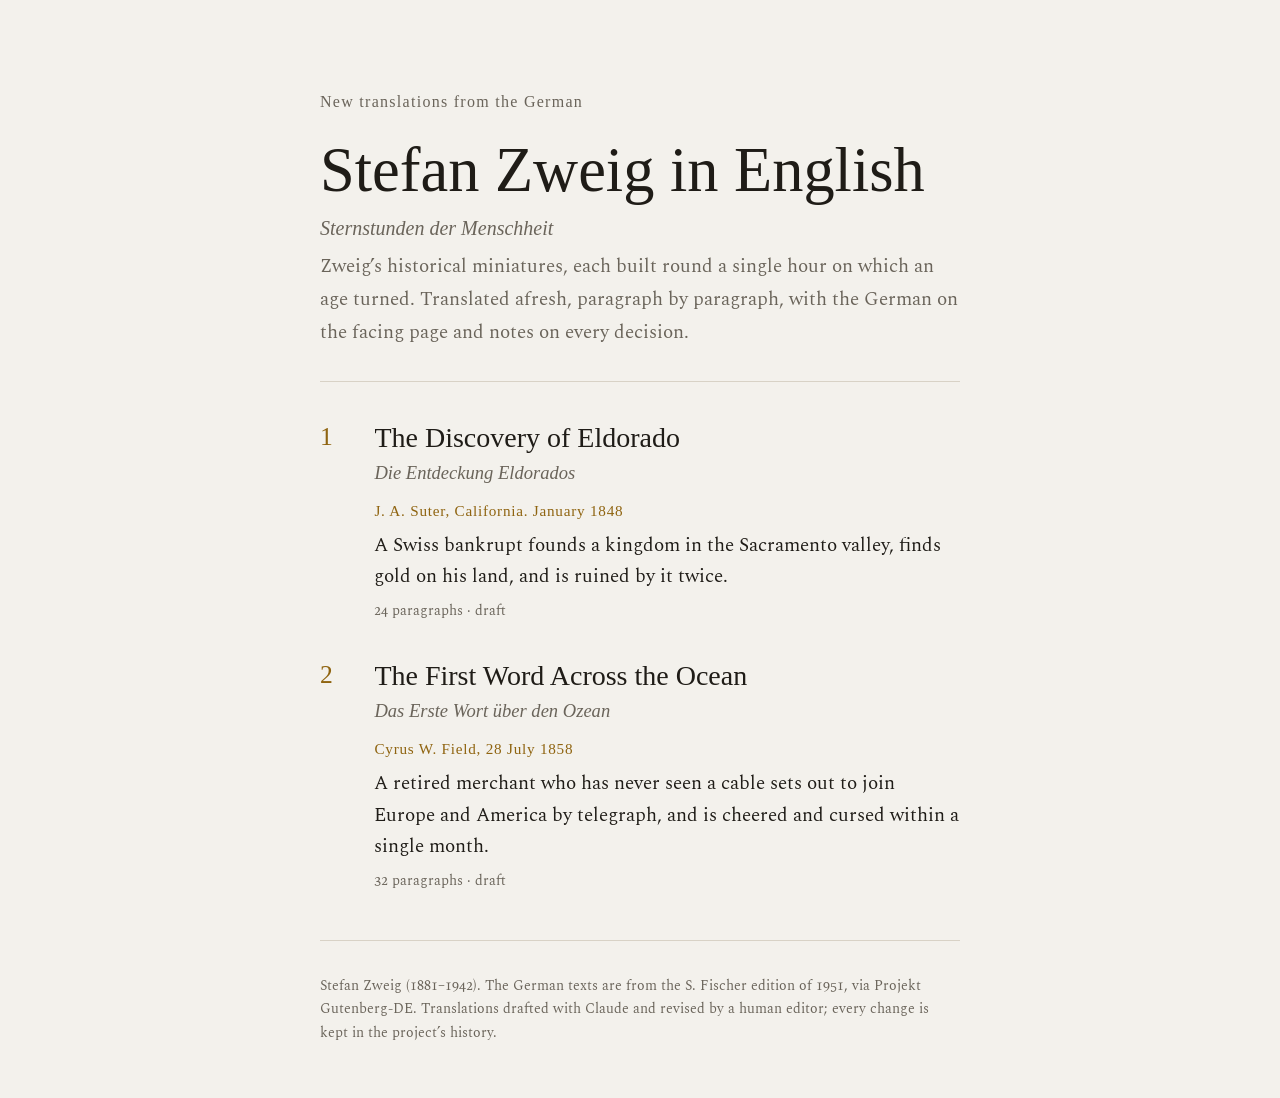
<file: zweig/site/index.html>
<!doctype html>
<html lang="en-GB">
<head>
<meta charset="utf-8">
<meta name="viewport" content="width=device-width, initial-scale=1, viewport-fit=cover">
<!--HEAD-->
<title>Stefan Zweig in English</title>
<meta name="claude:viewport-fit-sides" content="cover">
<meta name="description" content="New English translations of Stefan Zweig’s historical miniatures from Sternstunden der Menschheit, with the German alongside.">
<link rel="preconnect" href="https://fonts.googleapis.com">
<link rel="preconnect" href="https://fonts.gstatic.com" crossorigin>
<link rel="stylesheet" href="https://fonts.googleapis.com/css2?family=IM+Fell+English:ital@0;1&family=IM+Fell+English+SC&family=Spectral:ital,wght@0,400;0,600;1,400&display=swap">
<style>
/* Layout: one reading column of book prose; switching on the German opens a
   facing-page second column on wide screens, stacked beneath on phones. */
:root {
  --paper: #f3f1ec;      /* assay-paper, a touch cool */
  --ink: #1f1c17;
  --muted: #6a645a;
  --rule: #d8d2c6;
  --gold: #8f6410;       /* the colour of the grains in Marshall's hand */
  --slate: #3f5761;      /* the Sacramento: German text */
  --wash: #e9e4d8;

  --display: 'IM Fell English', 'Iowan Old Style', Georgia, serif;
  --caps: 'IM Fell English SC', 'IM Fell English', Georgia, serif;
  --body: 'Spectral', Georgia, 'Times New Roman', serif;

  --step-0: clamp(1.04rem, 0.98rem + 0.3vw, 1.16rem);
  --step-1: 1.3rem;
  --step-3: clamp(2.3rem, 1.6rem + 3.4vw, 3.9rem);
  --small: 0.86rem;
  --measure: 64ch;
}
@media (prefers-color-scheme: dark) {
  :root:not([data-theme="light"]) {
    --paper: #16140f; --ink: #ebe5d7; --muted: #a39b8b; --rule: #3a352b;
    --gold: #d8a843; --slate: #9fb6bf; --wash: #221f18; color-scheme: dark;
  }
}
:root[data-theme="dark"] {
  --paper: #16140f; --ink: #ebe5d7; --muted: #a39b8b; --rule: #3a352b;
  --gold: #d8a843; --slate: #9fb6bf; --wash: #221f18; color-scheme: dark;
}

* { box-sizing: border-box; }
body {
  margin: 0;
  background: var(--paper);
  color: var(--ink);
  font-family: var(--body);
  font-size: var(--step-0);
  line-height: 1.7;
  padding-left: max(16px, env(safe-area-inset-left, 0px));
  padding-right: max(16px, env(safe-area-inset-right, 0px));
  text-rendering: optimizeLegibility;
  font-variant-numeric: oldstyle-nums;
}
a { color: var(--gold); text-underline-offset: 0.18em; }
a:focus-visible, button:focus-visible { outline: 2px solid var(--gold); outline-offset: 3px; border-radius: 2px; }

.wrap { max-width: var(--measure); margin: 0 auto; }
body.show-de .wrap.story { max-width: 76rem; }

/* ── Title page ── */
header.title {
  padding-block: clamp(2.5rem, 7vw, 5.5rem) 2rem;
  border-bottom: 1px solid var(--rule);
  margin-bottom: 2.5rem;
}
.eyebrow {
  font-family: var(--caps);
  letter-spacing: 0.08em;
  color: var(--muted);
  font-size: 1rem;
  margin: 0 0 1.4rem;
}
h1 {
  font-family: var(--display);
  font-weight: 400;
  font-size: var(--step-3);
  line-height: 1.02;
  margin: 0;
  text-wrap: balance;
}
.subtitle { font-family: var(--display); font-style: italic; color: var(--muted); font-size: 1.25rem; margin: 0.6rem 0 0; }
.dateline { font-family: var(--caps); letter-spacing: 0.06em; margin: 1.6rem 0 0; color: var(--gold); }
.byline { margin: 0.3rem 0 0; color: var(--muted); font-size: var(--small); }

.controls { display: flex; flex-wrap: wrap; gap: 0.6rem 1rem; align-items: center; margin-top: 1.8rem; }
.status {
  font-size: var(--small);
  border: 1px solid var(--gold);
  color: var(--gold);
  padding: 0.12rem 0.6rem;
  border-radius: 999px;
}
.toggle {
  font: inherit; font-size: var(--small);
  background: transparent; color: var(--ink);
  border: 1px solid var(--rule); border-radius: 999px;
  padding: 0.22rem 0.8rem; cursor: pointer;
}
.toggle[aria-pressed="true"] { background: var(--ink); color: var(--paper); border-color: var(--ink); }

/* ── Story ── */
.part { margin-bottom: 1.2rem; }
.part-head {
  margin: 3rem 0 1.3rem;
  display: flex; flex-wrap: wrap; gap: 0.2rem 1.2rem; align-items: baseline;
}
.part-head .en { font-family: var(--caps); font-weight: 400; font-size: var(--step-1); letter-spacing: 0.05em; }
.part-head .de { font-family: var(--display); font-style: italic; font-weight: 400; font-size: 1rem; color: var(--slate); display: none; }
body.show-de .part-head .de { display: inline; }

.pair { position: relative; display: grid; grid-template-columns: minmax(0, 1fr); gap: 0.4rem 3rem; }
.pair p { margin: 0 0 1.15rem; hyphens: auto; min-width: 0; }
.pair .en { text-align: justify; text-justify: inter-word; }
.pair + .pair .en { text-indent: 1.6em; }
.pair .de { display: none; color: var(--slate); font-size: 0.94em; }
body.show-de .pair .de { display: block; }
body.show-de .pair .en { text-indent: 0; }
@media (min-width: 60rem) {
  body.show-de .pair { grid-template-columns: minmax(0, 1fr) minmax(0, 1fr); }
  body.show-de .pair .de { border-left: 1px solid var(--rule); padding-left: 1.5rem; }
}
@media (max-width: 59.99rem) {
  body.show-de .pair .de { padding: 0.6rem 0.8rem; background: var(--wash); border-radius: 3px; margin-bottom: 1.6rem; }
}

.pnum {
  position: absolute; left: -2.6rem; top: 0.25rem; width: 2rem; text-align: right;
  font-size: 0.72rem; color: var(--muted); text-decoration: none; font-variant-numeric: lining-nums tabular-nums;
  opacity: 0.7;
}
@media (max-width: 52rem) { .pnum { display: none; } }

sup.nref { line-height: 0; font-size: 0.68em; font-variant-numeric: lining-nums; }
sup.nref a { text-decoration: none; padding: 0 0.1em; }
body.hide-notes sup.nref { display: none; }

/* ── Back matter ── */
.back-matter { border-top: 1px solid var(--rule); margin-top: 3rem; padding-block: 1rem 3rem; }
.back-matter h2 { font-family: var(--caps); font-weight: 400; font-size: var(--step-1); letter-spacing: 0.05em; margin: 2.2rem 0 0.8rem; }
.notes { padding-left: 1.6rem; font-size: 0.92rem; line-height: 1.6; }
.notes li { margin-bottom: 0.7rem; }
.notes li::marker { color: var(--gold); font-variant-numeric: lining-nums; }
.notes li:target { background: var(--wash); outline: 6px solid var(--wash); }
.notes .kind { font-family: var(--caps); letter-spacing: 0.05em; color: var(--muted); font-size: 0.85em; }
.notes .span { font-style: italic; }
.notes .back { text-decoration: none; margin-left: 0.2rem; }
.principles { padding-left: 1.2rem; font-size: 0.95rem; }
.principles li { margin-bottom: 0.45rem; }
.back-matter p { font-size: 0.95rem; }
footer { color: var(--muted); font-size: var(--small); border-top: 1px solid var(--rule); padding-block: 1.2rem 2.5rem; }

@media (prefers-reduced-motion: no-preference) { html { scroll-behavior: smooth; } }

/* ── Navigation and contents ── */
.crumbs { font-family: var(--caps); letter-spacing: 0.06em; font-size: 0.95rem; margin: 0 0 2.2rem; }
.crumbs a { color: var(--muted); text-decoration: none; }
.crumbs a:hover { color: var(--gold); }
.pager { display: flex; flex-wrap: wrap; justify-content: space-between; gap: 0.5rem 1.5rem; }
.pager a { text-decoration: none; }
.contents { list-style: none; padding: 0; margin: 0 0 3rem; display: grid; gap: 2.4rem; }
.contents li { display: grid; grid-template-columns: 2.4rem minmax(0, 1fr); gap: 0 1rem; }
.contents .num { font-family: var(--display); font-size: 1.6rem; color: var(--gold); line-height: 1.2; font-variant-numeric: oldstyle-nums; }
.contents h2 { font-family: var(--display); font-weight: 400; font-size: 1.75rem; line-height: 1.15; margin: 0; text-wrap: balance; }
.contents h2 a { color: var(--ink); text-decoration: none; }
.contents h2 a:hover { color: var(--gold); }
.contents .de { font-family: var(--display); font-style: italic; color: var(--muted); margin: 0.15rem 0 0; }
.contents .line { font-family: var(--caps); letter-spacing: 0.05em; color: var(--gold); font-size: 0.95rem; margin: 0.6rem 0 0; }
.contents .blurb { margin: 0.4rem 0 0; }
.contents .meta { margin: 0.35rem 0 0; color: var(--muted); font-size: var(--small); }
.intro { font-size: 1.05em; }

</style>
</head>
<body>
<div class="wrap">
  <header class="title">
    <p class="eyebrow">New translations from the German</p>
    <h1>Stefan Zweig in English</h1>
    <p class="subtitle" lang="de">Sternstunden der Menschheit</p>
    <p class="byline intro">Zweig’s historical miniatures, each built round a single hour on which an age turned. Translated afresh, paragraph by paragraph, with the German on the facing page and notes on every decision.</p>
  </header>

  <main>
    <ol class="contents">
<li><span class="num">1</span><div><h2><a href="discovery-of-eldorado.html">The Discovery of Eldorado</a></h2><p class="de" lang="de">Die Entdeckung Eldorados</p><p class="line">J. A. Suter, California. January 1848</p><p class="blurb">A Swiss bankrupt founds a kingdom in the Sacramento valley, finds gold on his land, and is ruined by it twice.</p><p class="meta">24 paragraphs · draft</p></div></li>
<li><span class="num">2</span><div><h2><a href="first-word-across-the-ocean.html">The First Word Across the Ocean</a></h2><p class="de" lang="de">Das Erste Wort über den Ozean</p><p class="line">Cyrus W. Field, 28 July 1858</p><p class="blurb">A retired merchant who has never seen a cable sets out to join Europe and America by telegraph, and is cheered and cursed within a single month.</p><p class="meta">32 paragraphs · draft</p></div></li>
    </ol>
  </main>

  <footer>
    <p>Stefan Zweig (1881–1942). The German texts are from the S. Fischer edition of 1951, via Projekt Gutenberg-DE. Translations drafted with Claude and revised by a human editor; every change is kept in the project’s history.</p>
  </footer>
</div>
</body>
</html>
</file>
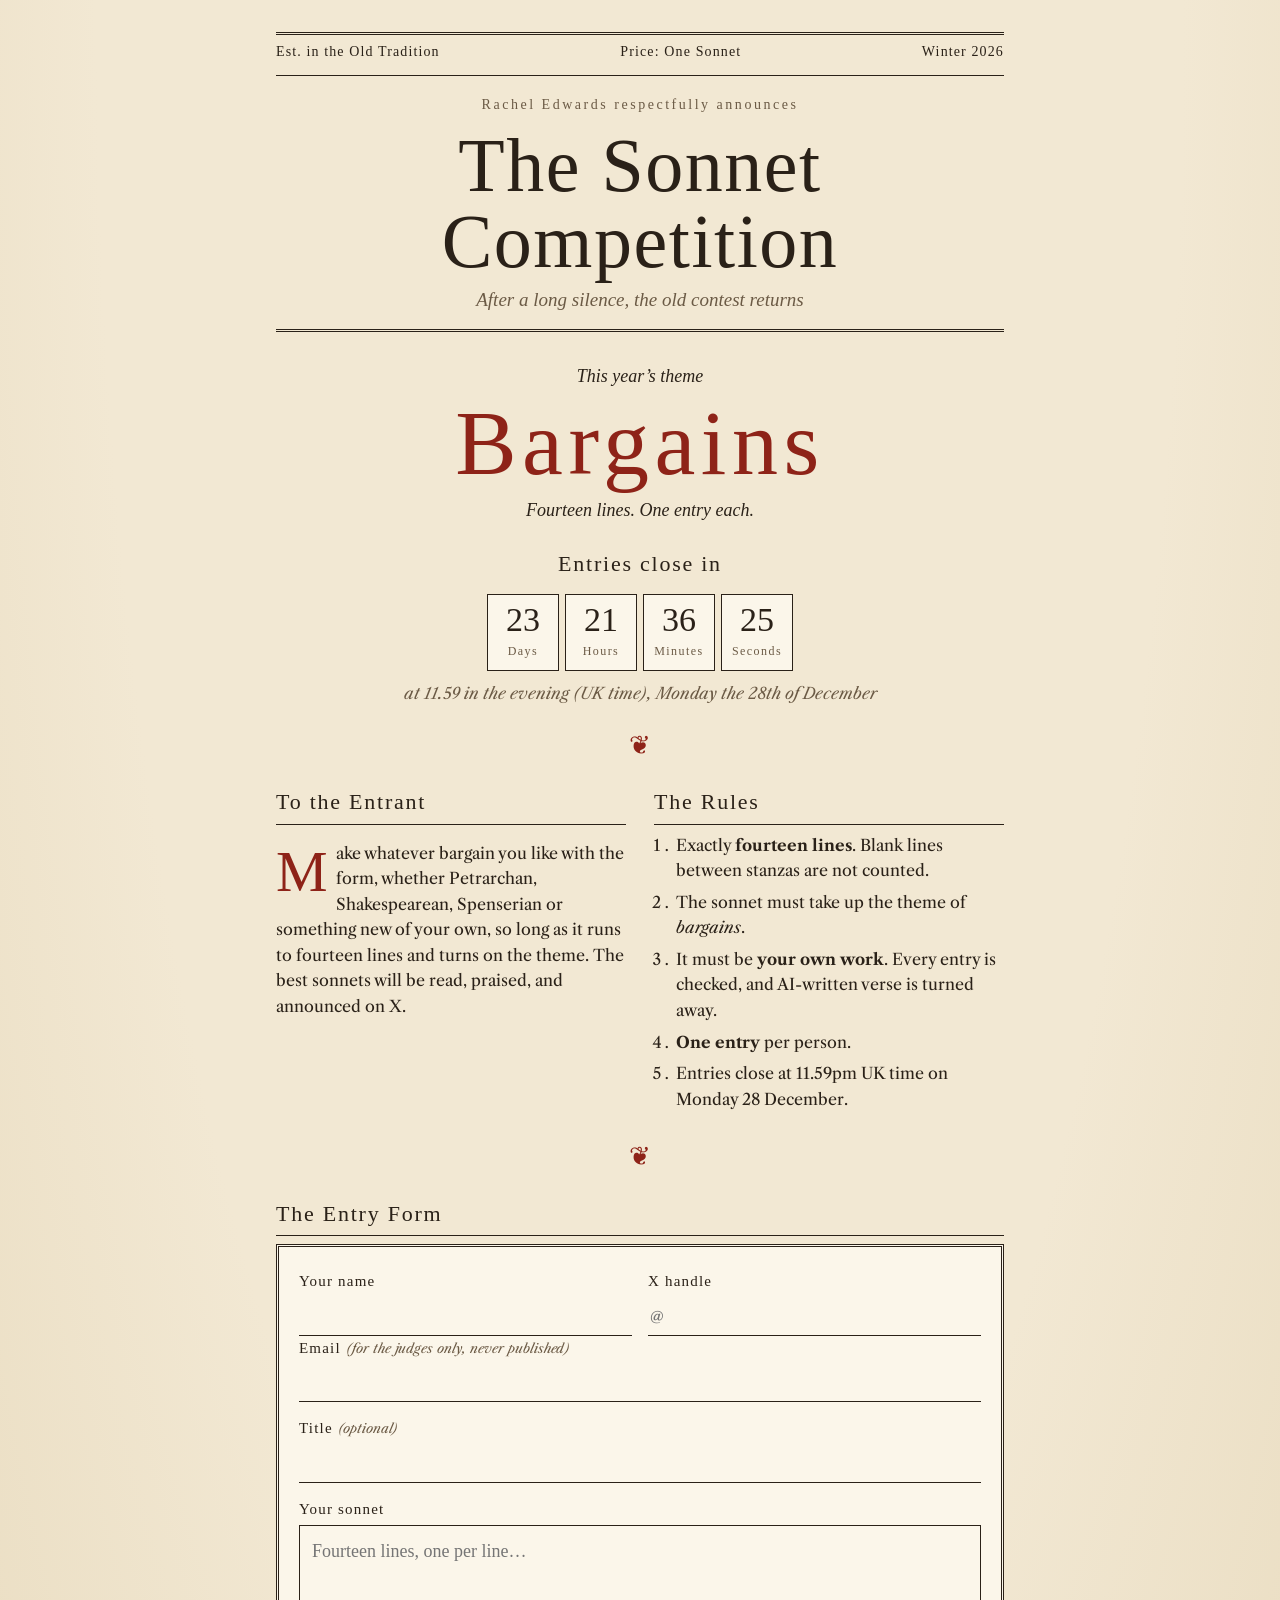
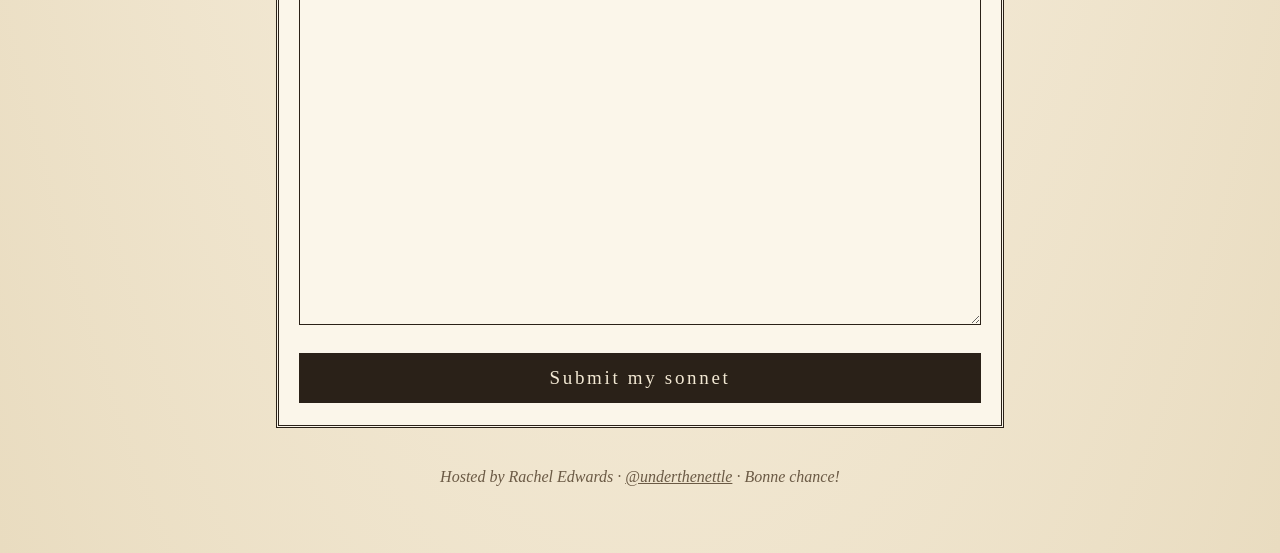
<file: sonnet-mockups/1-broadsheet.html>
<!doctype html>
<html lang="en">
<head>
<meta charset="utf-8">
<meta name="viewport" content="width=device-width, initial-scale=1">
<title>Sonnet Competition</title>
<link rel="preconnect" href="https://fonts.googleapis.com">
<link href="https://fonts.googleapis.com/css2?family=IM+Fell+English:ital@0;1&family=IM+Fell+English+SC&family=Libre+Caslon+Text:ital,wght@0,400;0,700;1,400&display=swap" rel="stylesheet">
<style>
:root{--paper:#f2e8d3;--paper2:#e9dcc0;--ink:#2a2118;--muted:#6b5a45;--red:#8e2318;--rule:#2a2118;--field:#fbf6ea}
@media (prefers-color-scheme:dark){:root:not([data-theme="light"]){--paper:#1b1814;--paper2:#25201a;--ink:#ebe0c8;--muted:#b3a487;--red:#e07a5f;--rule:#ebe0c8;--field:#14120f}}
:root[data-theme="dark"]{--paper:#1b1814;--paper2:#25201a;--ink:#ebe0c8;--muted:#b3a487;--red:#e07a5f;--rule:#ebe0c8;--field:#14120f}
*{box-sizing:border-box}
body{margin:0;background:var(--paper);color:var(--ink);font-family:"Libre Caslon Text",Georgia,serif;line-height:1.6;
  background-image:radial-gradient(ellipse at top,transparent 60%,var(--paper2) 100%)}
.sheet{max-width:760px;margin:0 auto;padding:32px 16px 64px}
.rule2{border:0;border-top:3px double var(--rule);margin:0}
.rule1{border:0;border-top:1px solid var(--rule);margin:6px 0 0}
.masthead{text-align:center;padding:18px 0 14px}
.kicker{font-family:"IM Fell English SC",serif;letter-spacing:.18em;font-size:14px;color:var(--muted);margin:0}
h1{font-family:"IM Fell English SC",serif;font-weight:400;font-size:clamp(40px,9vw,76px);line-height:1;margin:10px 0 6px;letter-spacing:.02em}
.sub{font-family:"IM Fell English",serif;font-style:italic;font-size:19px;margin:0;color:var(--muted)}
.bar{display:flex;justify-content:space-between;gap:12px;flex-wrap:wrap;font-family:"IM Fell English SC",serif;font-size:14px;letter-spacing:.08em;padding:6px 0}
.theme{text-align:center;padding:30px 0 22px}
.theme p{margin:0;font-family:"IM Fell English",serif;font-style:italic;font-size:18px}
.theme .word{font-family:"IM Fell English SC",serif;font-style:normal;font-size:clamp(46px,12vw,92px);color:var(--red);line-height:1.05;letter-spacing:.06em;margin:4px 0}
.fleuron{text-align:center;font-size:26px;color:var(--red);margin:18px 0}
.cols{display:grid;grid-template-columns:1fr 1fr;gap:28px}
@media (max-width:640px){.cols{grid-template-columns:1fr}}
h2{font-family:"IM Fell English SC",serif;font-weight:400;font-size:22px;letter-spacing:.08em;margin:0 0 8px;border-bottom:1px solid var(--rule);padding-bottom:4px}
.dropcap::first-letter{font-family:"IM Fell English",serif;float:left;font-size:58px;line-height:.85;padding:6px 8px 0 0;color:var(--red)}
ol{margin:0;padding-left:22px}
li{margin:0 0 6px}
.countdown{display:flex;justify-content:center;gap:6px;margin:6px 0 0}
.countdown div{border:1px solid var(--rule);padding:8px 10px;min-width:72px;text-align:center;background:var(--field)}
.countdown b{display:block;font-family:"IM Fell English",serif;font-weight:400;font-size:34px;line-height:1}
.countdown span{font-family:"IM Fell English SC",serif;font-size:12px;letter-spacing:.12em;color:var(--muted)}
.notice{text-align:center;font-style:italic;margin:10px 0 0;color:var(--muted)}
form{border:3px double var(--rule);padding:22px 20px;margin-top:8px;background:var(--field)}
label{display:block;font-family:"IM Fell English SC",serif;letter-spacing:.08em;font-size:15px;margin:14px 0 4px}
label:first-of-type{margin-top:0}
.opt{font-family:"Libre Caslon Text",serif;font-style:italic;letter-spacing:0;color:var(--muted);font-size:13px}
input,textarea{width:100%;font:inherit;color:var(--ink);background:transparent;border:0;border-bottom:1px solid var(--rule);padding:6px 2px;border-radius:0}
textarea{border:1px solid var(--rule);padding:12px;min-height:400px;font-family:"IM Fell English",serif;font-size:18px;line-height:1.55;resize:vertical}
input:focus,textarea:focus{outline:2px solid var(--red);outline-offset:2px}
.row{display:grid;grid-template-columns:1fr 1fr;gap:16px}
@media (max-width:640px){.row{grid-template-columns:1fr}}
button{margin-top:20px;width:100%;background:var(--ink);color:var(--paper);border:0;padding:14px;font-family:"IM Fell English SC",serif;font-size:19px;letter-spacing:.14em;cursor:pointer}
button:hover{background:var(--red)}
.result{margin-top:16px;padding:12px 14px;border:1px solid var(--rule);font-style:italic}
.result.bad{border-color:var(--red);color:var(--red)}
footer{text-align:center;margin-top:36px;font-family:"IM Fell English",serif;font-style:italic;color:var(--muted)}
footer a{color:inherit}
</style>
</head>
<body>
<div class="sheet">
  <hr class="rule2">
  <div class="bar"><span>Est. in the Old Tradition</span><span>Price: One Sonnet</span><span>Winter 2026</span></div>
  <hr class="rule1">
  <header class="masthead">
    <p class="kicker">Rachel Edwards respectfully announces</p>
    <h1>The Sonnet Competition</h1>
    <p class="sub">After a long silence, the old contest returns</p>
  </header>
  <hr class="rule2">

  <section class="theme">
    <p>This year’s theme</p>
    <div class="word">Bargains</div>
    <p>Fourteen lines. One entry each.</p>
  </section>

  <h2 style="text-align:center;border:0">Entries close in</h2>
  <div class="countdown">
    <div><b data-cd="d">–</b><span>Days</span></div>
    <div><b data-cd="h">–</b><span>Hours</span></div>
    <div><b data-cd="m">–</b><span>Minutes</span></div>
    <div><b data-cd="s">–</b><span>Seconds</span></div>
  </div>
  <p class="notice">at 11.59 in the evening (UK time), Monday the 28th of December</p>

  <div class="fleuron">❦</div>

  <div class="cols">
    <section>
      <h2>To the Entrant</h2>
      <p class="dropcap">Make whatever bargain you like with the form, whether Petrarchan, Shakespearean, Spenserian or something new of your own, so long as it runs to fourteen lines and turns on the theme. The best sonnets will be read, praised, and announced on X.</p>
    </section>
    <section>
      <h2>The Rules</h2>
      <ol>
        <li>Exactly <strong>fourteen lines</strong>. Blank lines between stanzas are not counted.</li>
        <li>The sonnet must take up the theme of <em>bargains</em>.</li>
        <li>It must be <strong>your own work</strong>. Every entry is checked, and AI-written verse is turned away.</li>
        <li><strong>One entry</strong> per person.</li>
        <li>Entries close at 11.59pm UK time on Monday 28 December.</li>
      </ol>
    </section>
  </div>

  <div class="fleuron">❦</div>

  <h2>The Entry Form</h2>
  <form>
    <div class="row">
      <div><label for="n">Your name</label><input id="n" required></div>
      <div><label for="x">X handle</label><input id="x" placeholder="@" required></div>
    </div>
    <label for="e">Email <span class="opt">(for the judges only, never published)</span></label><input id="e" type="email" required>
    <label for="t">Title <span class="opt">(optional)</span></label><input id="t">
    <label for="s">Your sonnet</label>
    <textarea id="s" required placeholder="Fourteen lines, one per line…"></textarea>
    <button type="submit">Submit my sonnet</button>
    <div data-result hidden></div>
  </form>

  <footer>Hosted by Rachel Edwards · <a href="https://x.com/underthenettle">@underthenettle</a> · Bonne chance!</footer>
</div>
<script>// Deadline: 23:59 UK time, Monday 28 December 2026 (GMT in winter)
(function(){
  var deadline = Date.UTC(2026, 11, 28, 23, 59, 0);
  function tick(){
    var ms = deadline - Date.now();
    document.querySelectorAll('[data-cd]').forEach(function(el){
      var k = el.getAttribute('data-cd');
      if (ms <= 0) { el.textContent = '0'; return; }
      var v = {d: Math.floor(ms/864e5), h: Math.floor(ms/36e5)%24, m: Math.floor(ms/6e4)%60, s: Math.floor(ms/1e3)%60}[k];
      el.textContent = (k === 'd') ? v : String(v).padStart(2,'0');
    });
    if (ms <= 0) document.querySelectorAll('[data-closed]').forEach(function(el){ el.hidden = false; });
  }
  tick(); setInterval(tick, 1000);
  document.querySelectorAll('form').forEach(function(f){
    f.addEventListener('submit', function(e){
      e.preventDefault();
      var out = f.querySelector('[data-result]');
      var lines = f.querySelector('textarea').value.split('\n').filter(function(l){ return l.trim(); }).length;
      out.hidden = false;
      out.className = 'result ' + (lines === 14 ? 'ok' : 'bad');
      out.textContent = lines === 14
        ? 'Mockup only: 14 lines, so this would now go to Pangram for the AI check.'
        : 'Your entry has ' + lines + ' line' + (lines === 1 ? '' : 's') + '. A sonnet needs exactly 14. Blank lines between stanzas are fine.';
    });
  });
})();
</script>
</body>
</html>
</file>
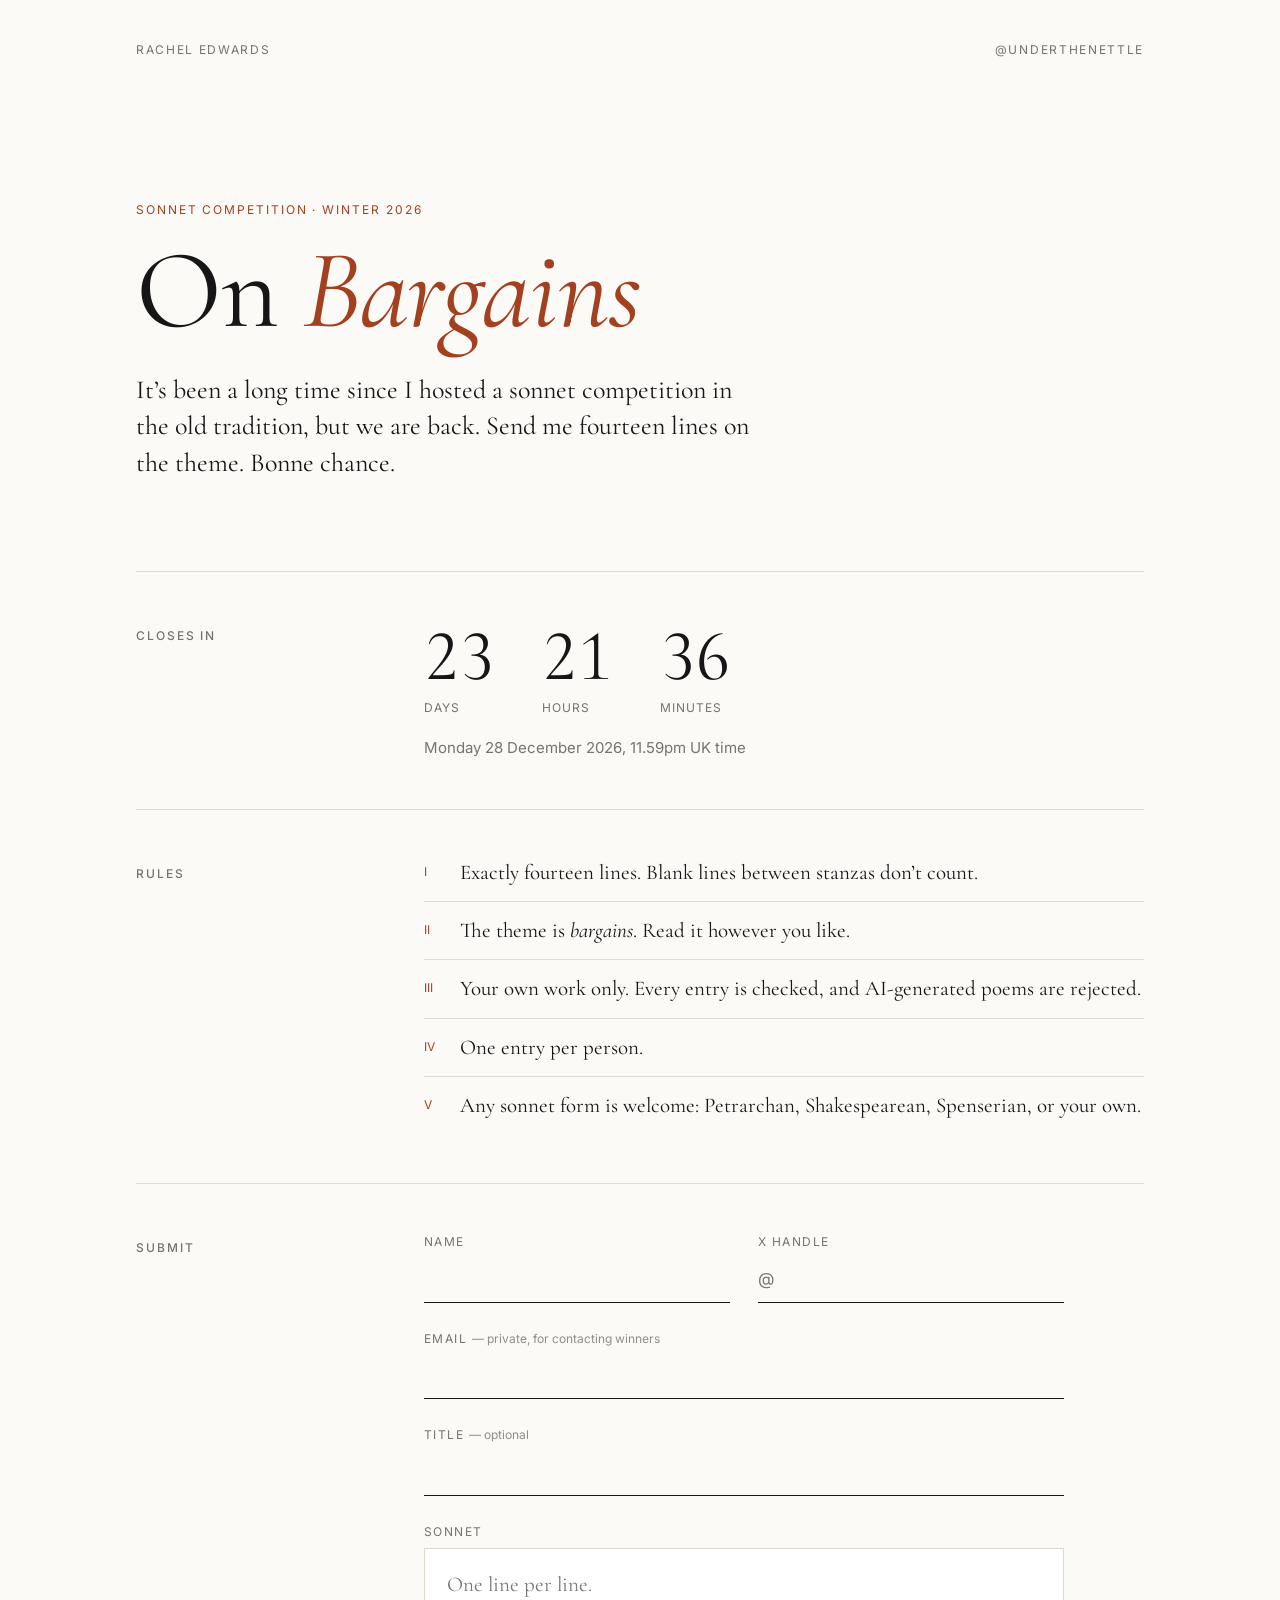
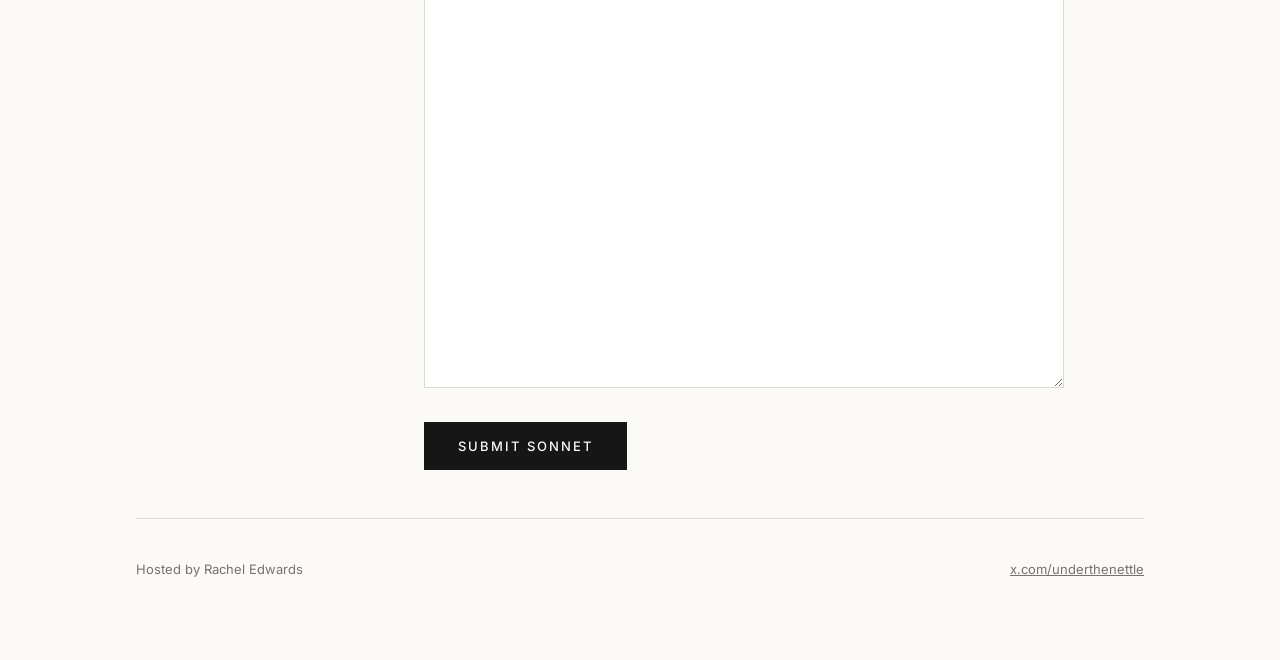
<file: sonnet-mockups/2-journal.html>
<!doctype html>
<html lang="en">
<head>
<meta charset="utf-8">
<meta name="viewport" content="width=device-width, initial-scale=1">
<title>Sonnet Competition</title>
<link rel="preconnect" href="https://fonts.googleapis.com">
<link href="https://fonts.googleapis.com/css2?family=Cormorant+Garamond:ital,wght@0,400;0,500;1,400&family=Inter:wght@400;500&display=swap" rel="stylesheet">
<style>
:root{--bg:#fbfaf7;--ink:#161616;--muted:#77736c;--line:#dedad2;--accent:#a3401f;--field:#ffffff}
@media (prefers-color-scheme:dark){:root:not([data-theme="light"]){--bg:#121212;--ink:#eeebe5;--muted:#99948b;--line:#2e2c29;--accent:#e58a63;--field:#1a1a1a}}
:root[data-theme="dark"]{--bg:#121212;--ink:#eeebe5;--muted:#99948b;--line:#2e2c29;--accent:#e58a63;--field:#1a1a1a}
*{box-sizing:border-box}
body{margin:0;background:var(--bg);color:var(--ink);font-family:Inter,system-ui,sans-serif;font-size:15px;line-height:1.65}
.wrap{max-width:1040px;margin:0 auto;padding:40px 16px 80px}
nav{display:flex;justify-content:space-between;font-size:12px;letter-spacing:.14em;text-transform:uppercase;color:var(--muted)}
nav a{color:inherit;text-decoration:none}
.hero{padding:clamp(56px,12vw,140px) 0 clamp(40px,8vw,90px);border-bottom:1px solid var(--line)}
.label{font-size:12px;letter-spacing:.16em;text-transform:uppercase;color:var(--accent);margin:0 0 18px}
h1{font-family:"Cormorant Garamond",serif;font-weight:400;font-size:clamp(48px,10vw,112px);line-height:.95;margin:0;letter-spacing:-.01em}
h1 em{color:var(--accent)}
.lede{font-family:"Cormorant Garamond",serif;font-size:clamp(20px,2.6vw,26px);line-height:1.4;max-width:620px;margin:28px 0 0}
.grid{display:grid;grid-template-columns:240px 1fr;gap:48px;padding:48px 0;border-bottom:1px solid var(--line)}
@media (max-width:760px){.grid{grid-template-columns:1fr;gap:14px}}
h2{font-size:12px;letter-spacing:.16em;text-transform:uppercase;font-weight:500;color:var(--muted);margin:6px 0 0}
.cd{display:flex;gap:clamp(18px,5vw,48px);flex-wrap:wrap}
.cd div{display:flex;flex-direction:column}
.cd b{font-family:"Cormorant Garamond",serif;font-weight:400;font-size:clamp(44px,8vw,72px);line-height:1;font-variant-numeric:lining-nums tabular-nums}
.cd span{font-size:12px;color:var(--muted);letter-spacing:.08em;text-transform:uppercase;margin-top:6px}
.small{color:var(--muted);margin:18px 0 0}
.rules{list-style:none;margin:0;padding:0;counter-reset:r}
.rules li{counter-increment:r;position:relative;padding:14px 0 14px 36px;border-top:1px solid var(--line);font-family:"Cormorant Garamond",serif;font-size:21px;line-height:1.4}
.rules li:first-child{border-top:0;padding-top:0}.rules li:first-child::before{top:0}
.rules li::before{position:absolute;left:0;top:14px;content:counter(r,upper-roman);font-family:Inter,sans-serif;font-size:12px;color:var(--accent);padding-top:6px}
form{max-width:640px}
.f{margin:0 0 26px}
label{display:block;font-size:12px;letter-spacing:.12em;text-transform:uppercase;color:var(--muted);margin-bottom:6px}
label i{text-transform:none;letter-spacing:0;font-style:normal;opacity:.8}
input,textarea{width:100%;font:inherit;color:var(--ink);background:transparent;border:0;border-bottom:1px solid var(--ink);padding:8px 0;border-radius:0;font-size:17px}
textarea{border:1px solid var(--line);background:var(--field);padding:20px 22px;min-height:440px;font-family:"Cormorant Garamond",serif;font-size:21px;line-height:1.55;resize:vertical}
input:focus,textarea:focus{outline:none;border-color:var(--accent)}
.two{display:grid;grid-template-columns:1fr 1fr;gap:28px}
@media (max-width:560px){.two{grid-template-columns:1fr;gap:0}}
button{background:var(--ink);color:var(--bg);border:0;padding:16px 34px;font:500 13px Inter,sans-serif;letter-spacing:.16em;text-transform:uppercase;cursor:pointer}
button:hover{background:var(--accent)}
.result{margin-top:20px;padding-left:14px;border-left:2px solid var(--ink);font-family:"Cormorant Garamond",serif;font-size:20px}
.result.bad{border-color:var(--accent);color:var(--accent)}
footer{padding-top:40px;font-size:13px;color:var(--muted);display:flex;justify-content:space-between;flex-wrap:wrap;gap:8px}
footer a{color:inherit}
</style>
</head>
<body>
<div class="wrap">
  <nav><span>Rachel Edwards</span><a href="https://x.com/underthenettle">@underthenettle</a></nav>

  <section class="hero">
    <p class="label">Sonnet Competition · Winter 2026</p>
    <h1>On <em>Bargains</em></h1>
    <p class="lede">It’s been a long time since I hosted a sonnet competition in the old tradition, but we are back. Send me fourteen lines on the theme. Bonne chance.</p>
  </section>

  <section class="grid">
    <h2>Closes in</h2>
    <div>
      <div class="cd">
        <div><b data-cd="d">–</b><span>days</span></div>
        <div><b data-cd="h">–</b><span>hours</span></div>
        <div><b data-cd="m">–</b><span>minutes</span></div>
      </div>
      <p class="small">Monday 28 December 2026, 11.59pm UK time</p>
    </div>
  </section>

  <section class="grid">
    <h2>Rules</h2>
    <ol class="rules">
      <li>Exactly fourteen lines. Blank lines between stanzas don’t count.</li>
      <li>The theme is <em>bargains</em>. Read it however you like.</li>
      <li>Your own work only. Every entry is checked, and AI-generated poems are rejected.</li>
      <li>One entry per person.</li>
      <li>Any sonnet form is welcome: Petrarchan, Shakespearean, Spenserian, or your own.</li>
    </ol>
  </section>

  <section class="grid">
    <h2>Submit</h2>
    <form>
      <div class="two">
        <div class="f"><label for="n">Name</label><input id="n" required></div>
        <div class="f"><label for="x">X handle</label><input id="x" placeholder="@" required></div>
      </div>
      <div class="f"><label for="e">Email <i>— private, for contacting winners</i></label><input id="e" type="email" required></div>
      <div class="f"><label for="t">Title <i>— optional</i></label><input id="t"></div>
      <div class="f"><label for="s">Sonnet</label><textarea id="s" required placeholder="One line per line."></textarea></div>
      <button type="submit">Submit sonnet</button>
      <div data-result hidden></div>
    </form>
  </section>

  <footer><span>Hosted by Rachel Edwards</span><a href="https://x.com/underthenettle">x.com/underthenettle</a></footer>
</div>
<script>// Deadline: 23:59 UK time, Monday 28 December 2026 (GMT in winter)
(function(){
  var deadline = Date.UTC(2026, 11, 28, 23, 59, 0);
  function tick(){
    var ms = deadline - Date.now();
    document.querySelectorAll('[data-cd]').forEach(function(el){
      var k = el.getAttribute('data-cd');
      if (ms <= 0) { el.textContent = '0'; return; }
      var v = {d: Math.floor(ms/864e5), h: Math.floor(ms/36e5)%24, m: Math.floor(ms/6e4)%60, s: Math.floor(ms/1e3)%60}[k];
      el.textContent = (k === 'd') ? v : String(v).padStart(2,'0');
    });
    if (ms <= 0) document.querySelectorAll('[data-closed]').forEach(function(el){ el.hidden = false; });
  }
  tick(); setInterval(tick, 1000);
  document.querySelectorAll('form').forEach(function(f){
    f.addEventListener('submit', function(e){
      e.preventDefault();
      var out = f.querySelector('[data-result]');
      var lines = f.querySelector('textarea').value.split('\n').filter(function(l){ return l.trim(); }).length;
      out.hidden = false;
      out.className = 'result ' + (lines === 14 ? 'ok' : 'bad');
      out.textContent = lines === 14
        ? 'Mockup only: 14 lines, so this would now go to Pangram for the AI check.'
        : 'Your entry has ' + lines + ' line' + (lines === 1 ? '' : 's') + '. A sonnet needs exactly 14. Blank lines between stanzas are fine.';
    });
  });
})();
</script>
</body>
</html>
</file>
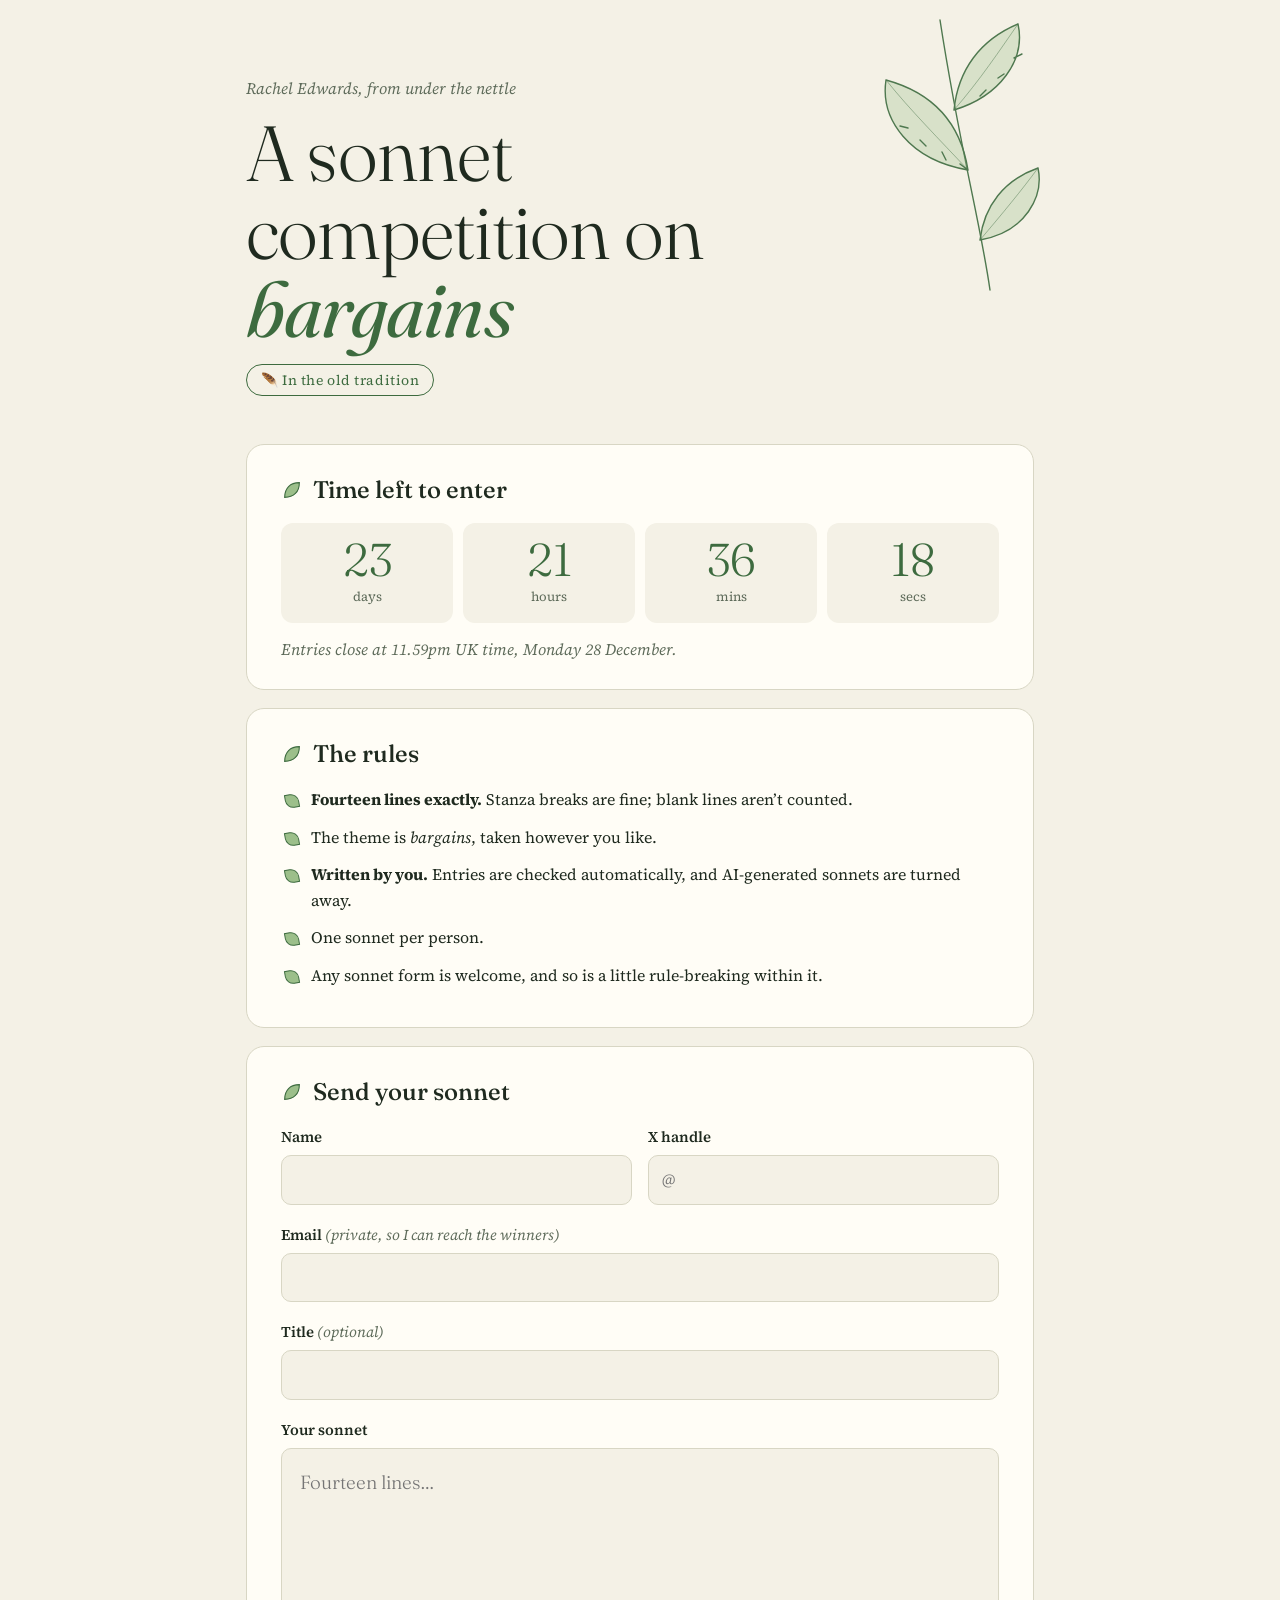
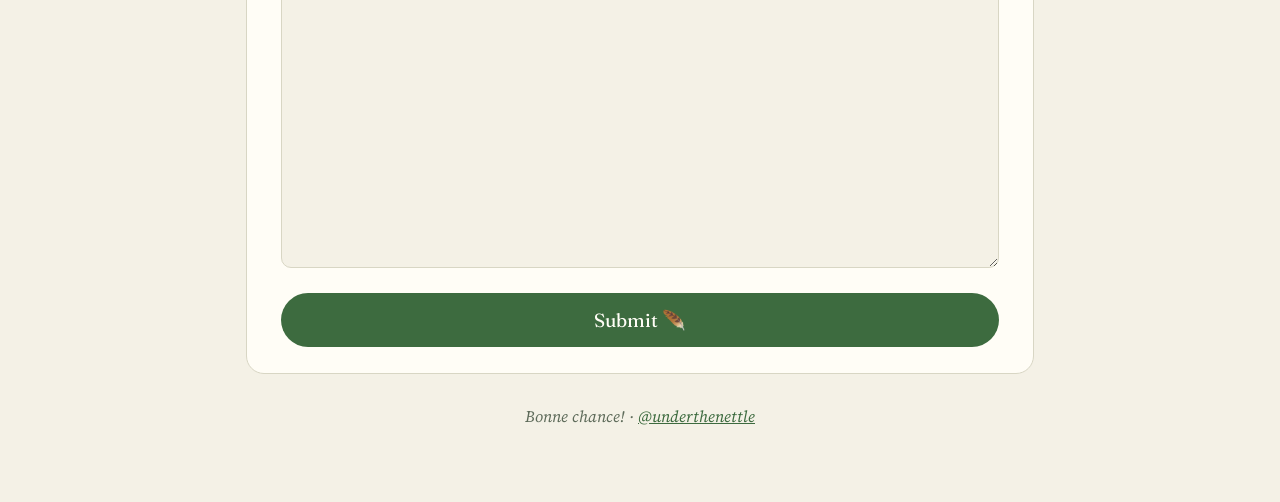
<file: sonnet-mockups/3-nettle.html>
<!doctype html>
<html lang="en">
<head>
<meta charset="utf-8">
<meta name="viewport" content="width=device-width, initial-scale=1">
<title>Sonnet Competition</title>
<link rel="preconnect" href="https://fonts.googleapis.com">
<link href="https://fonts.googleapis.com/css2?family=Fraunces:ital,opsz,wght@0,9..144,300;0,9..144,500;1,9..144,300;1,9..144,400&family=Source+Serif+4:ital,wght@0,400;0,600;1,400&display=swap" rel="stylesheet">
<style>
:root{--bg:#f4f1e6;--card:#fffdf6;--ink:#1f2a1f;--muted:#5e6b5a;--leaf:#3d6b3f;--leaf2:#9cbf8a;--line:#d8d6c4;--warn:#a1452b}
@media (prefers-color-scheme:dark){:root:not([data-theme="light"]){--bg:#111813;--card:#18211a;--ink:#e6ecdf;--muted:#9fae99;--leaf:#8fc58a;--leaf2:#3f6a42;--line:#2b3a2d;--warn:#ef9a7a}}
:root[data-theme="dark"]{--bg:#111813;--card:#18211a;--ink:#e6ecdf;--muted:#9fae99;--leaf:#8fc58a;--leaf2:#3f6a42;--line:#2b3a2d;--warn:#ef9a7a}
*{box-sizing:border-box}
body{margin:0;background:var(--bg);color:var(--ink);font-family:"Source Serif 4",Georgia,serif;line-height:1.6;font-size:16px}
.wrap{max-width:820px;margin:0 auto;padding:28px 16px 72px;position:relative}
.sprig{position:absolute;top:0;right:0;width:min(260px,44vw);opacity:.9;pointer-events:none}
.sprig path{fill:none;stroke:var(--leaf);stroke-width:1.4;stroke-linecap:round;stroke-linejoin:round}
.sprig .vein{stroke-width:.8;opacity:.6}
.sprig .fill{fill:var(--leaf2);opacity:.35;stroke:none}
header{padding:48px 0 30px;max-width:520px;position:relative}
.from{font-style:italic;color:var(--muted);margin:0}
h1{font-family:Fraunces,serif;font-weight:300;font-size:clamp(44px,9vw,78px);line-height:1;margin:12px 0 16px;letter-spacing:-.01em}
h1 em{font-weight:400;color:var(--leaf)}
.pill{display:inline-block;border:1px solid var(--leaf);color:var(--leaf);border-radius:999px;padding:4px 14px;font-size:14px;letter-spacing:.04em}
.card{background:var(--card);border:1px solid var(--line);border-radius:18px;padding:26px clamp(18px,4vw,34px);margin:18px 0}
h2{font-family:Fraunces,serif;font-weight:500;font-size:24px;margin:0 0 14px;display:flex;align-items:center;gap:10px}
h2 svg{width:22px;height:22px;flex:none}
h2 svg path{fill:var(--leaf2);stroke:var(--leaf);stroke-width:1.2}
.cd{display:grid;grid-template-columns:repeat(4,1fr);gap:10px}
.cd div{background:var(--bg);border-radius:12px;padding:14px 6px;text-align:center}
.cd b{display:block;font-family:Fraunces,serif;font-weight:300;font-size:clamp(30px,7vw,46px);line-height:1;color:var(--leaf);font-variant-numeric:tabular-nums}
.cd span{font-size:13px;color:var(--muted)}
.when{margin:14px 0 0;color:var(--muted);font-style:italic}
.rules{list-style:none;margin:0;padding:0}
.rules li{position:relative;padding:0 0 12px 30px}
.rules li::before{content:"";position:absolute;left:4px;top:7px;width:12px;height:12px;border-radius:0 60% 0 60%;background:var(--leaf2);border:1px solid var(--leaf);transform:rotate(-10deg)}
label{display:block;font-weight:600;font-size:15px;margin:0 0 6px}
label span{font-weight:400;font-style:italic;color:var(--muted)}
.f{margin-bottom:18px}
.two{display:grid;grid-template-columns:1fr 1fr;gap:16px}
@media (max-width:560px){.two{grid-template-columns:1fr;gap:0}}
input,textarea{width:100%;font:inherit;color:var(--ink);background:var(--bg);border:1px solid var(--line);border-radius:10px;padding:11px 13px}
textarea{min-height:420px;font-family:Fraunces,serif;font-weight:300;font-size:19px;line-height:1.6;resize:vertical;padding:18px}
input:focus,textarea:focus{outline:2px solid var(--leaf);outline-offset:1px;border-color:transparent}
button{width:100%;background:var(--leaf);color:var(--card);border:0;border-radius:999px;padding:15px;font-family:Fraunces,serif;font-size:19px;cursor:pointer}
button:hover{filter:brightness(1.08)}
.result{margin-top:16px;border-radius:12px;padding:12px 16px;background:var(--bg);border-left:4px solid var(--leaf)}
.result.bad{border-color:var(--warn);color:var(--warn)}
footer{text-align:center;color:var(--muted);font-style:italic;margin-top:30px}
footer a{color:var(--leaf)}
</style>
</head>
<body>
<div class="wrap">
  <svg class="sprig" viewBox="0 0 260 300" aria-hidden="true">
    <path d="M200 290 C 190 220, 170 150, 150 20"/>
    <path class="fill" d="M178 170 C 120 160, 90 120, 96 80 C 140 92, 170 120, 178 170 Z"/>
    <path d="M178 170 C 120 160, 90 120, 96 80 C 140 92, 170 120, 178 170 Z M178 170 l-8-6 m-14-4 l-4-8 m-16-6 l-6-6 m-12-12 l-8-2"/>
    <path class="vein" d="M178 170 C 150 140, 120 110, 96 80"/>
    <path class="fill" d="M164 110 C 210 96, 236 60, 228 24 C 190 40, 168 70, 164 110 Z"/>
    <path d="M164 110 C 210 96, 236 60, 228 24 C 190 40, 168 70, 164 110 Z M190 96 l6-6 m12-12 l6-4 m10-16 l8-4"/>
    <path class="vein" d="M164 110 C 190 80, 210 50, 228 24"/>
    <path class="fill" d="M190 240 C 236 232, 254 196, 248 168 C 214 180, 194 206, 190 240 Z"/>
    <path d="M190 240 C 236 232, 254 196, 248 168 C 214 180, 194 206, 190 240 Z"/>
    <path class="vein" d="M190 240 C 212 214, 232 190, 248 168"/>
  </svg>

  <header>
    <p class="from">Rachel Edwards, from under the nettle</p>
    <h1>A sonnet competition on <em>bargains</em></h1>
    <span class="pill">🪶 In the old tradition</span>
  </header>

  <section class="card">
    <h2><svg viewBox="0 0 24 24"><path d="M4 20 C 4 10, 10 4, 20 4 C 20 14, 14 20, 4 20 Z"/></svg>Time left to enter</h2>
    <div class="cd">
      <div><b data-cd="d">–</b><span>days</span></div>
      <div><b data-cd="h">–</b><span>hours</span></div>
      <div><b data-cd="m">–</b><span>mins</span></div>
      <div><b data-cd="s">–</b><span>secs</span></div>
    </div>
    <p class="when">Entries close at 11.59pm UK time, Monday 28 December.</p>
  </section>

  <section class="card">
    <h2><svg viewBox="0 0 24 24"><path d="M4 20 C 4 10, 10 4, 20 4 C 20 14, 14 20, 4 20 Z"/></svg>The rules</h2>
    <ul class="rules">
      <li><strong>Fourteen lines exactly.</strong> Stanza breaks are fine; blank lines aren’t counted.</li>
      <li>The theme is <em>bargains</em>, taken however you like.</li>
      <li><strong>Written by you.</strong> Entries are checked automatically, and AI-generated sonnets are turned away.</li>
      <li>One sonnet per person.</li>
      <li>Any sonnet form is welcome, and so is a little rule-breaking within it.</li>
    </ul>
  </section>

  <section class="card">
    <h2><svg viewBox="0 0 24 24"><path d="M4 20 C 4 10, 10 4, 20 4 C 20 14, 14 20, 4 20 Z"/></svg>Send your sonnet</h2>
    <form>
      <div class="two">
        <div class="f"><label for="n">Name</label><input id="n" required></div>
        <div class="f"><label for="x">X handle</label><input id="x" placeholder="@" required></div>
      </div>
      <div class="f"><label for="e">Email <span>(private, so I can reach the winners)</span></label><input id="e" type="email" required></div>
      <div class="f"><label for="t">Title <span>(optional)</span></label><input id="t"></div>
      <div class="f"><label for="s">Your sonnet</label><textarea id="s" required placeholder="Fourteen lines…"></textarea></div>
      <button type="submit">Submit 🪶</button>
      <div data-result hidden></div>
    </form>
  </section>

  <footer>Bonne chance! · <a href="https://x.com/underthenettle">@underthenettle</a></footer>
</div>
<script>// Deadline: 23:59 UK time, Monday 28 December 2026 (GMT in winter)
(function(){
  var deadline = Date.UTC(2026, 11, 28, 23, 59, 0);
  function tick(){
    var ms = deadline - Date.now();
    document.querySelectorAll('[data-cd]').forEach(function(el){
      var k = el.getAttribute('data-cd');
      if (ms <= 0) { el.textContent = '0'; return; }
      var v = {d: Math.floor(ms/864e5), h: Math.floor(ms/36e5)%24, m: Math.floor(ms/6e4)%60, s: Math.floor(ms/1e3)%60}[k];
      el.textContent = (k === 'd') ? v : String(v).padStart(2,'0');
    });
    if (ms <= 0) document.querySelectorAll('[data-closed]').forEach(function(el){ el.hidden = false; });
  }
  tick(); setInterval(tick, 1000);
  document.querySelectorAll('form').forEach(function(f){
    f.addEventListener('submit', function(e){
      e.preventDefault();
      var out = f.querySelector('[data-result]');
      var lines = f.querySelector('textarea').value.split('\n').filter(function(l){ return l.trim(); }).length;
      out.hidden = false;
      out.className = 'result ' + (lines === 14 ? 'ok' : 'bad');
      out.textContent = lines === 14
        ? 'Mockup only: 14 lines, so this would now go to Pangram for the AI check.'
        : 'Your entry has ' + lines + ' line' + (lines === 1 ? '' : 's') + '. A sonnet needs exactly 14. Blank lines between stanzas are fine.';
    });
  });
})();
</script>
</body>
</html>
</file>
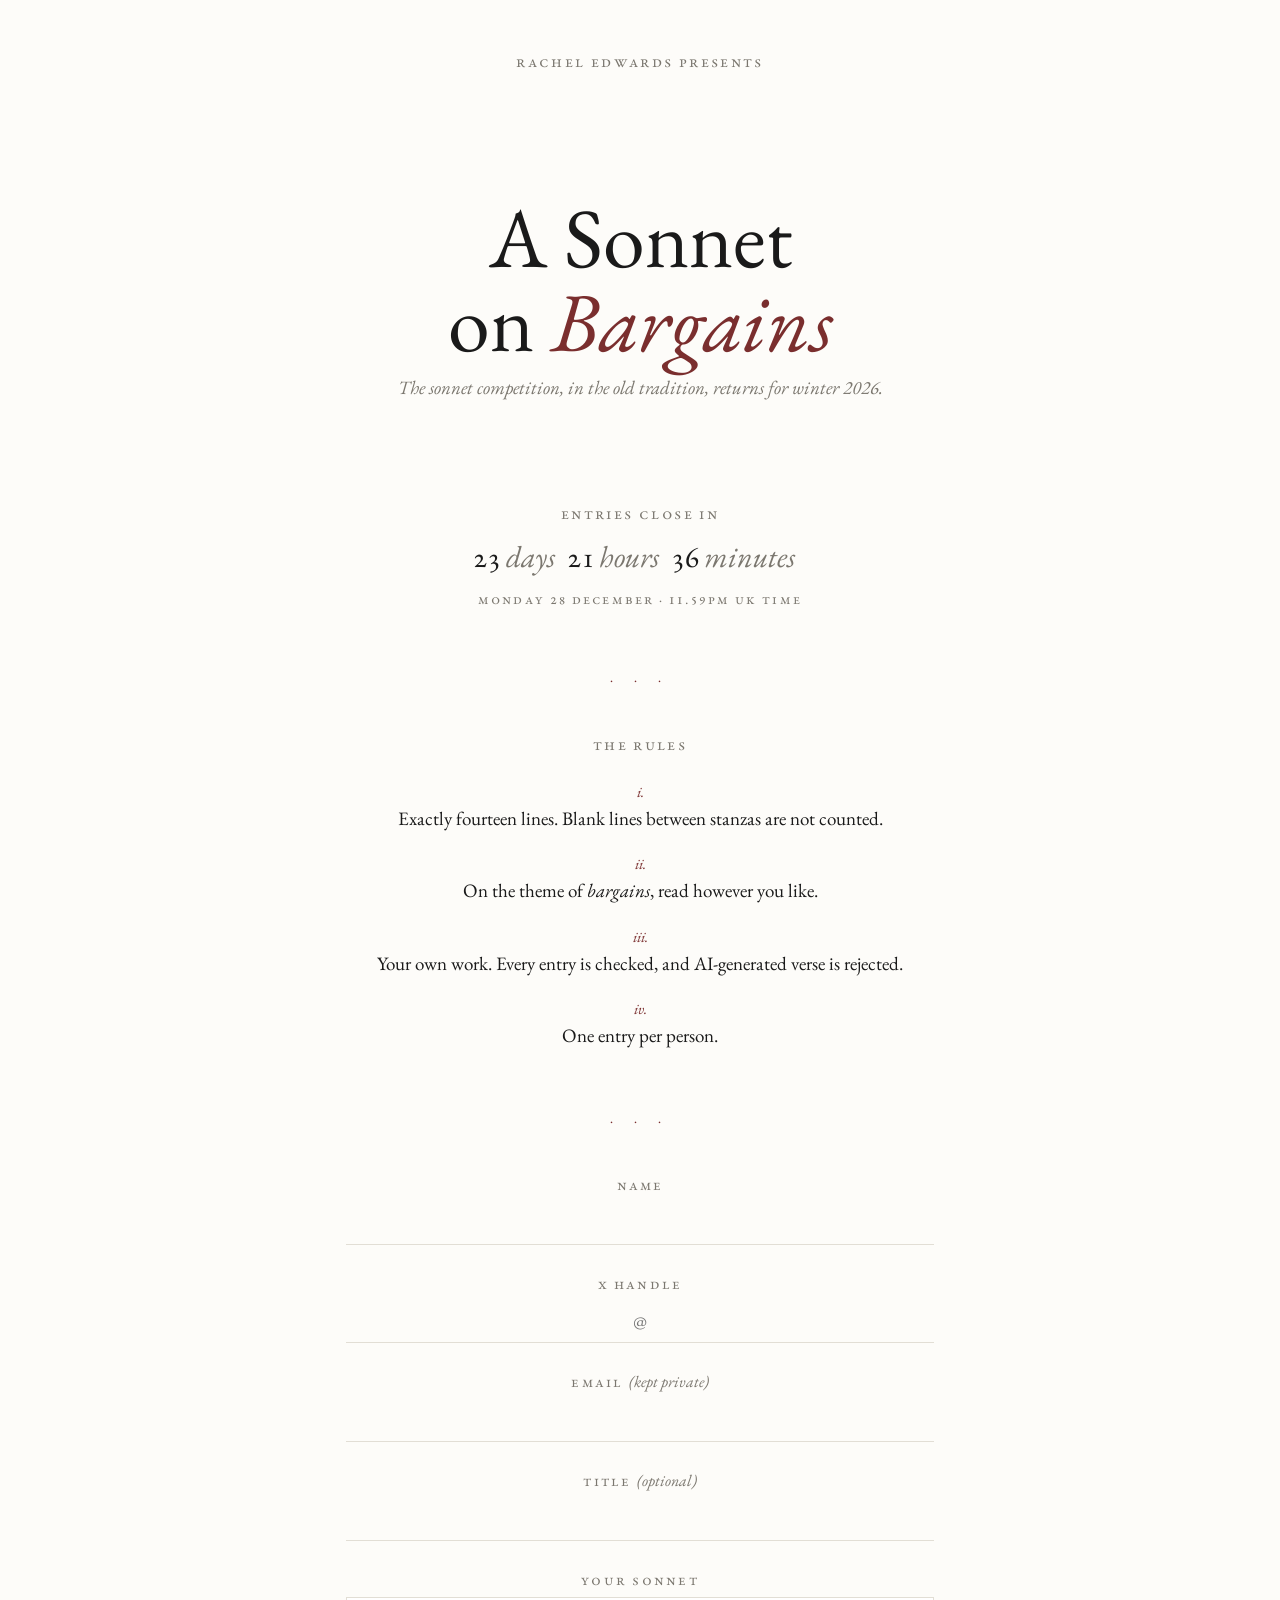
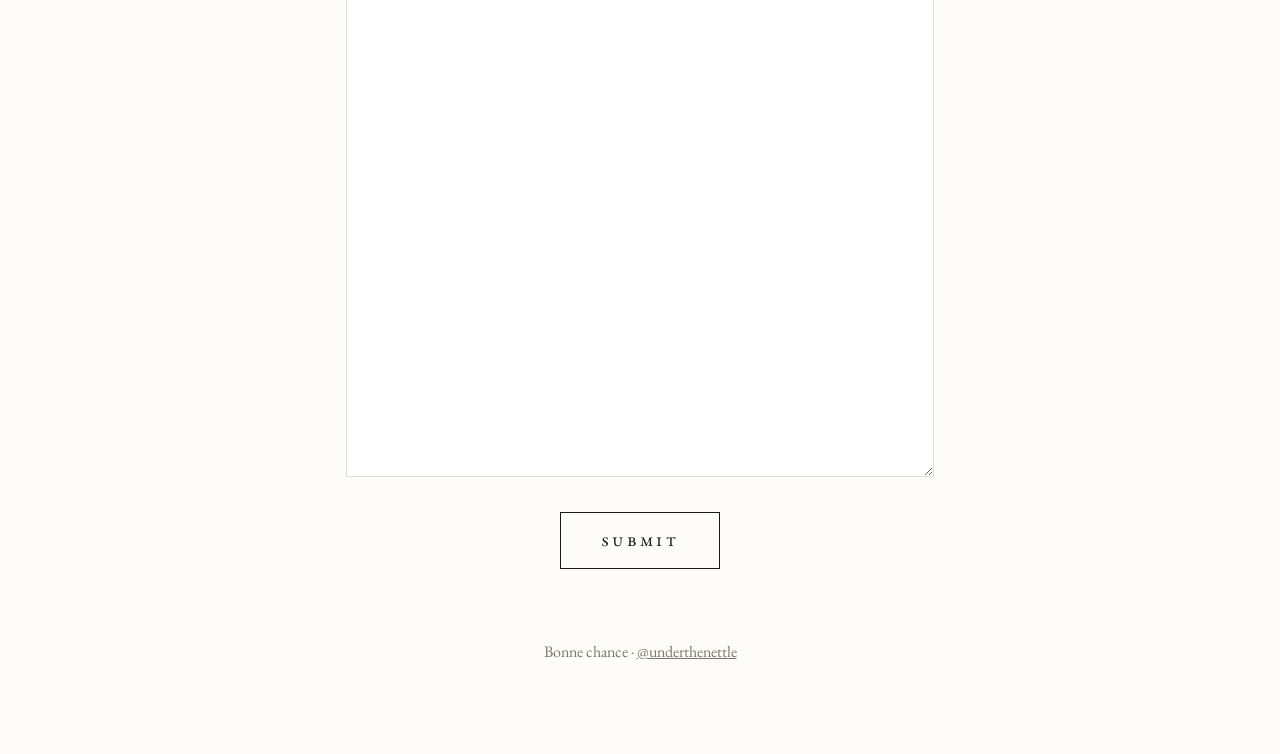
<file: sonnet-mockups/4-journal-centred.html>
<!doctype html>
<html lang="en">
<head>
<meta charset="utf-8">
<meta name="viewport" content="width=device-width, initial-scale=1">
<title>Sonnet Competition</title>
<link rel="preconnect" href="https://fonts.googleapis.com">
<link href="https://fonts.googleapis.com/css2?family=EB+Garamond:ital,wght@0,400;0,500;1,400&display=swap" rel="stylesheet">
<style>
:root{--bg:#fdfcf9;--ink:#1a1a1a;--muted:#7b776f;--line:#e2ded5;--accent:#7a2e2e;--field:#fff}
@media (prefers-color-scheme:dark){:root:not([data-theme="light"]){--bg:#131312;--ink:#ecE8e0;--muted:#97928a;--line:#2d2b28;--accent:#d98c8c;--field:#1a1a19}}
:root[data-theme="dark"]{--bg:#131312;--ink:#ece8e0;--muted:#97928a;--line:#2d2b28;--accent:#d98c8c;--field:#1a1a19}
*{box-sizing:border-box}
body{margin:0;background:var(--bg);color:var(--ink);font-family:"EB Garamond",Georgia,serif;font-size:19px;line-height:1.6}
.wrap{max-width:620px;margin:0 auto;padding:48px 16px 90px;text-align:center}
.sc{font-variant:small-caps;letter-spacing:.14em;text-transform:lowercase;color:var(--muted);font-size:17px}
h1{font-weight:400;font-size:clamp(46px,10vw,84px);line-height:1;margin:clamp(56px,12vw,120px) 0 10px}
h1 i{color:var(--accent)}
.lede{font-style:italic;color:var(--muted);margin:0 0 clamp(48px,10vw,96px)}
.orn{color:var(--accent);letter-spacing:.6em;margin:56px 0 40px;font-size:15px}
.cd{font-size:clamp(22px,4.4vw,30px);margin:6px 0}
.cd b{font-weight:400;font-variant-numeric:oldstyle-nums}
.cd span{color:var(--muted);font-style:italic;margin:0 .4em 0 .15em}
ol{list-style:none;padding:0;margin:0;counter-reset:r}
ol li{counter-increment:r;margin:0 0 18px}
ol li::before{content:counter(r,lower-roman) ".";display:block;font-size:15px;color:var(--accent);font-style:italic}
form{text-align:left;margin-top:8px}
label{display:block;text-align:center;font-variant:small-caps;letter-spacing:.14em;text-transform:lowercase;color:var(--muted);font-size:16px;margin:0 0 4px}
label i{font-variant:normal;letter-spacing:0;text-transform:none}
.f{margin:0 0 26px}
input,textarea{width:100%;font:inherit;color:var(--ink);background:transparent;border:0;border-bottom:1px solid var(--line);padding:6px 0;text-align:center;border-radius:0}
textarea{text-align:left;border:1px solid var(--line);background:var(--field);padding:26px 28px;min-height:480px;resize:vertical;line-height:1.6}
input:focus,textarea:focus{outline:none;border-color:var(--accent)}
.btn{text-align:center}
button{background:none;color:var(--ink);border:1px solid var(--ink);padding:12px 40px;font:inherit;font-variant:small-caps;letter-spacing:.18em;text-transform:lowercase;cursor:pointer}
button:hover{background:var(--ink);color:var(--bg)}
.result{margin-top:22px;text-align:center;font-style:italic}
.result.bad{color:var(--accent)}
footer{margin-top:70px;color:var(--muted);font-size:16px}
footer a{color:inherit}
</style>
</head>
<body>
<div class="wrap">
  <div class="sc">Rachel Edwards presents</div>
  <h1>A Sonnet<br>on <i>Bargains</i></h1>
  <p class="lede">The sonnet competition, in the old tradition, returns for winter 2026.</p>

  <div class="sc">entries close in</div>
  <p class="cd"><b data-cd="d">–</b><span>days</span><b data-cd="h">–</b><span>hours</span><b data-cd="m">–</b><span>minutes</span></p>
  <div class="sc" style="font-size:15px">monday 28 december · 11.59pm uk time</div>

  <div class="orn">· · ·</div>

  <div class="sc" style="margin-bottom:22px">the rules</div>
  <ol>
    <li>Exactly fourteen lines. Blank lines between stanzas are not counted.</li>
    <li>On the theme of <i>bargains</i>, read however you like.</li>
    <li>Your own work. Every entry is checked, and AI-generated verse is rejected.</li>
    <li>One entry per person.</li>
  </ol>

  <div class="orn">· · ·</div>

  <form>
    <div class="f"><label for="n">name</label><input id="n" required></div>
    <div class="f"><label for="x">x handle</label><input id="x" placeholder="@" required></div>
    <div class="f"><label for="e">email <i>(kept private)</i></label><input id="e" type="email" required></div>
    <div class="f"><label for="t">title <i>(optional)</i></label><input id="t"></div>
    <div class="f"><label for="s">your sonnet</label><textarea id="s" required></textarea></div>
    <div class="btn"><button type="submit">submit</button></div>
    <div data-result hidden></div>
  </form>

  <footer>Bonne chance · <a href="https://x.com/underthenettle">@underthenettle</a></footer>
</div>
<script>// Deadline: 23:59 UK time, Monday 28 December 2026 (GMT in winter)
(function(){
  var deadline = Date.UTC(2026, 11, 28, 23, 59, 0);
  function tick(){
    var ms = deadline - Date.now();
    document.querySelectorAll('[data-cd]').forEach(function(el){
      var k = el.getAttribute('data-cd');
      if (ms <= 0) { el.textContent = '0'; return; }
      var v = {d: Math.floor(ms/864e5), h: Math.floor(ms/36e5)%24, m: Math.floor(ms/6e4)%60, s: Math.floor(ms/1e3)%60}[k];
      el.textContent = (k === 'd') ? v : String(v).padStart(2,'0');
    });
    if (ms <= 0) document.querySelectorAll('[data-closed]').forEach(function(el){ el.hidden = false; });
  }
  tick(); setInterval(tick, 1000);
  document.querySelectorAll('form').forEach(function(f){
    f.addEventListener('submit', function(e){
      e.preventDefault();
      var out = f.querySelector('[data-result]');
      var lines = f.querySelector('textarea').value.split('\n').filter(function(l){ return l.trim(); }).length;
      out.hidden = false;
      out.className = 'result ' + (lines === 14 ? 'ok' : 'bad');
      out.textContent = lines === 14
        ? 'Mockup only: 14 lines, so this would now go to Pangram for the AI check.'
        : 'Your entry has ' + lines + ' line' + (lines === 1 ? '' : 's') + '. A sonnet needs exactly 14. Blank lines between stanzas are fine.';
    });
  });
})();
</script>
</body>
</html>
</file>
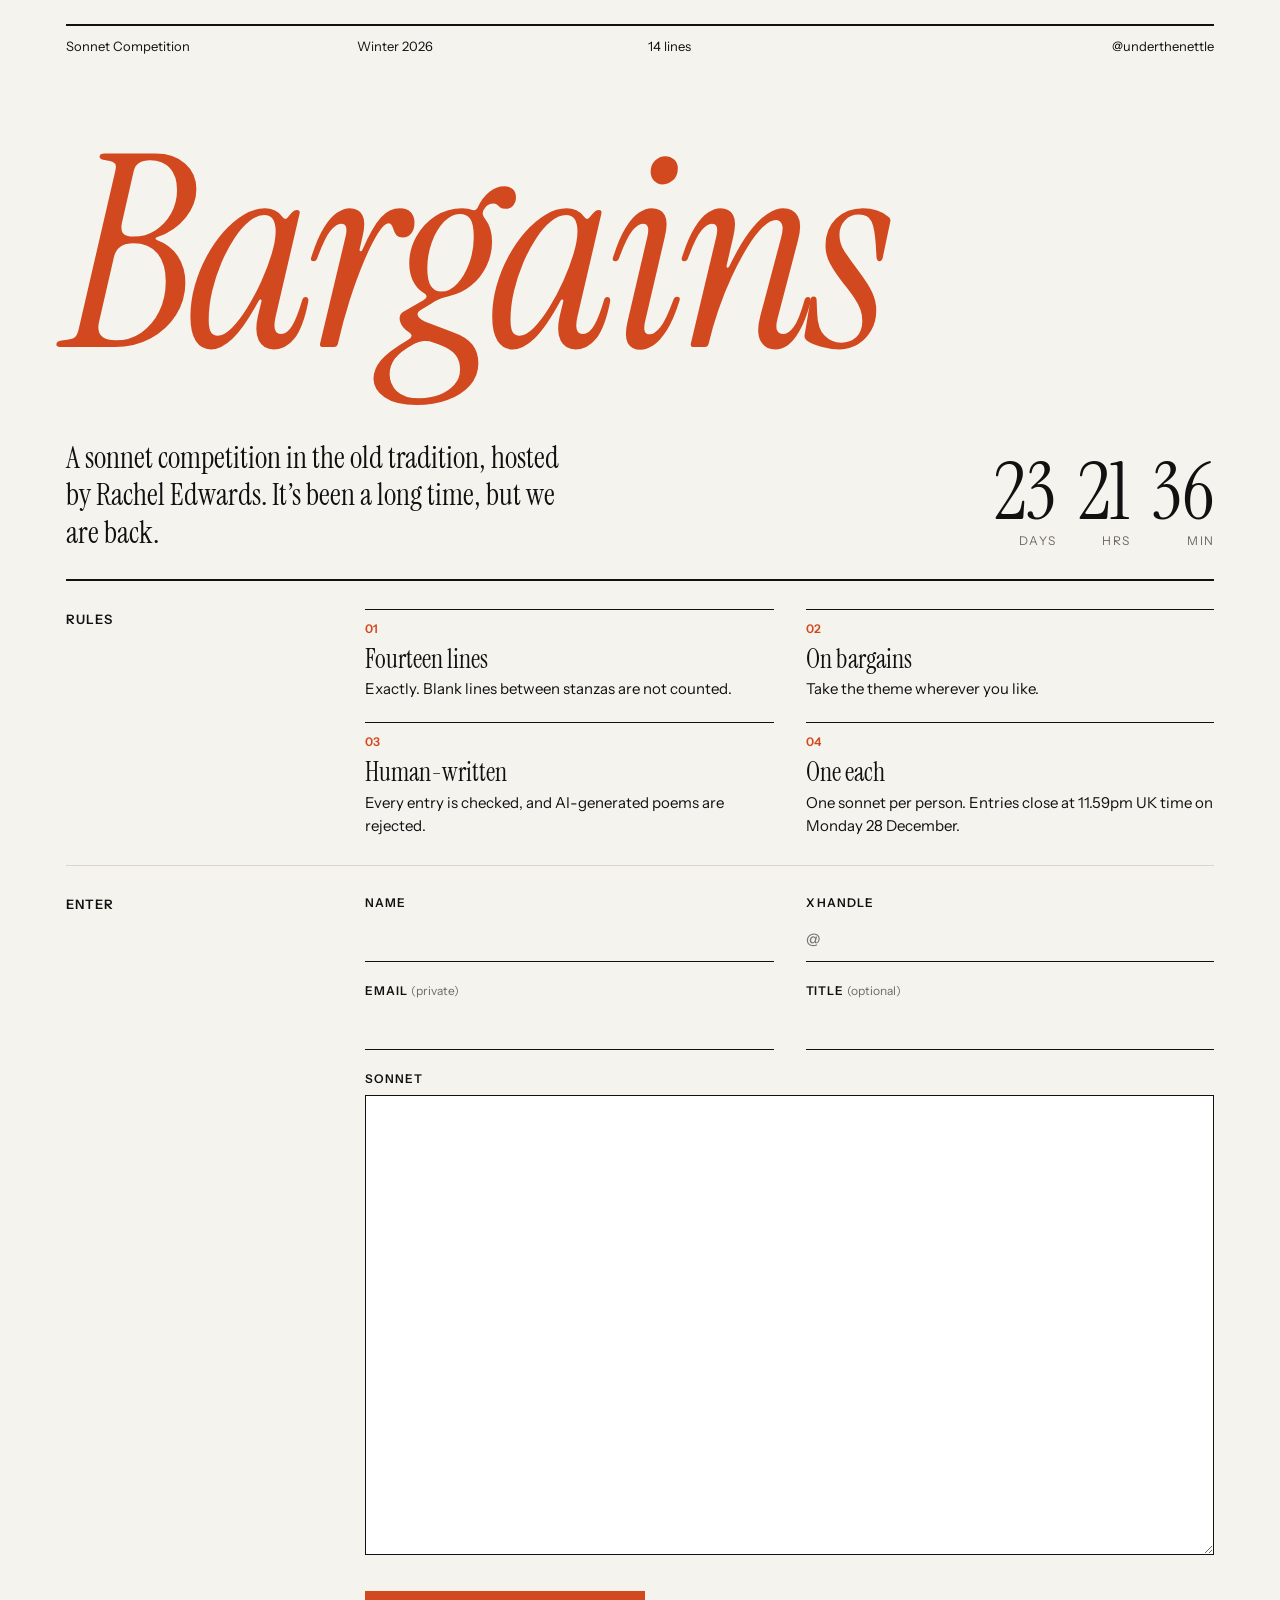
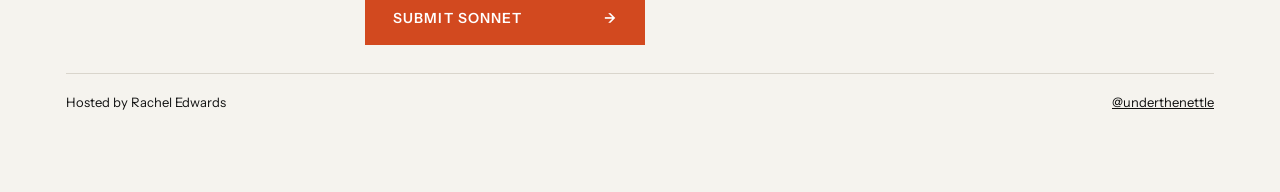
<file: sonnet-mockups/5-journal-swiss.html>
<!doctype html>
<html lang="en">
<head>
<meta charset="utf-8">
<meta name="viewport" content="width=device-width, initial-scale=1">
<title>Sonnet Competition</title>
<link rel="preconnect" href="https://fonts.googleapis.com">
<link href="https://fonts.googleapis.com/css2?family=Instrument+Serif:ital@0;1&family=Instrument+Sans:wght@400;500;600&display=swap" rel="stylesheet">
<style>
:root{--bg:#f5f3ee;--ink:#111;--muted:#6d6a64;--line:#111;--soft:#d9d5cc;--accent:#d2491f;--field:#fff}
@media (prefers-color-scheme:dark){:root:not([data-theme="light"]){--bg:#0f0f0f;--ink:#f1eee8;--muted:#8f8b84;--line:#f1eee8;--soft:#2c2b29;--accent:#ff7a4d;--field:#171717}}
:root[data-theme="dark"]{--bg:#0f0f0f;--ink:#f1eee8;--muted:#8f8b84;--line:#f1eee8;--soft:#2c2b29;--accent:#ff7a4d;--field:#171717}
*{box-sizing:border-box}
body{margin:0;background:var(--bg);color:var(--ink);font-family:"Instrument Sans",system-ui,sans-serif;font-size:15px;line-height:1.55}
.wrap{max-width:1180px;margin:0 auto;padding:24px 16px 80px}
.top{display:grid;grid-template-columns:repeat(4,1fr);gap:16px;font-size:13px;border-top:2px solid var(--line);padding-top:10px}
.top span:last-child{text-align:right}
@media (max-width:700px){.top{grid-template-columns:1fr 1fr}.top .hide{display:none}}
h1{font-family:"Instrument Serif",serif;font-weight:400;font-size:clamp(84px,21vw,280px);line-height:.82;letter-spacing:-.03em;margin:clamp(40px,8vw,90px) 0 0}
h1 i{color:var(--accent)}
.strap{display:grid;grid-template-columns:1fr 1fr;gap:16px;margin-top:clamp(28px,6vw,72px);padding-bottom:28px;border-bottom:2px solid var(--line)}
.strap p{margin:0;font-family:"Instrument Serif",serif;font-size:clamp(22px,2.8vw,30px);line-height:1.25;max-width:520px}
@media (max-width:700px){.strap{grid-template-columns:1fr}}
.cd{display:flex;gap:0;align-self:end;justify-content:flex-end}
.cd div{padding:0 0 0 22px;text-align:right}
.cd b{display:block;font-family:"Instrument Serif",serif;font-weight:400;font-size:clamp(48px,7vw,80px);line-height:.9;font-variant-numeric:tabular-nums}
.cd span{font-size:12px;text-transform:uppercase;letter-spacing:.1em;color:var(--muted)}
@media (max-width:700px){.cd{justify-content:flex-start}.cd div{padding:0 22px 0 0;text-align:left}}
.sec{display:grid;grid-template-columns:1fr 3fr;gap:16px;padding:28px 0;border-bottom:1px solid var(--soft)}
@media (max-width:700px){.sec{grid-template-columns:1fr}}
h2{margin:0;font-size:13px;font-weight:600;text-transform:uppercase;letter-spacing:.08em}
.rules{display:grid;grid-template-columns:repeat(2,1fr);gap:22px 32px;margin:0;padding:0;list-style:none;counter-reset:r}
@media (max-width:700px){.rules{grid-template-columns:1fr}}
.rules li{counter-increment:r;border-top:1px solid var(--line);padding-top:10px}
.rules li::before{content:"0" counter(r);display:block;font-size:12px;color:var(--accent);font-weight:600;margin-bottom:6px}
.rules b{display:block;font-family:"Instrument Serif",serif;font-weight:400;font-size:26px;line-height:1.1;margin-bottom:4px}
.fields{display:grid;grid-template-columns:repeat(2,1fr);gap:20px 32px}
@media (max-width:700px){.fields{grid-template-columns:1fr}}
.full{grid-column:1/-1}
label{display:block;font-size:12px;font-weight:600;text-transform:uppercase;letter-spacing:.08em;margin-bottom:6px}
label i{font-style:normal;font-weight:400;text-transform:none;letter-spacing:0;color:var(--muted)}
input,textarea{width:100%;font:inherit;font-size:17px;color:var(--ink);background:transparent;border:0;border-bottom:1px solid var(--line);padding:8px 0;border-radius:0}
textarea{background:var(--field);border:1px solid var(--line);padding:22px;min-height:460px;font-family:"Instrument Serif",serif;font-size:22px;line-height:1.5;resize:vertical}
input:focus,textarea:focus{outline:none;border-color:var(--accent);box-shadow:0 1px 0 var(--accent)}
button{margin-top:10px;background:var(--accent);color:#fff;border:0;padding:18px 28px;font:600 14px "Instrument Sans",sans-serif;text-transform:uppercase;letter-spacing:.08em;cursor:pointer;display:flex;justify-content:space-between;gap:40px;min-width:280px}
button:hover{background:var(--ink);color:var(--bg)}
.result{margin-top:18px;font-family:"Instrument Serif",serif;font-size:22px}
.result.bad{color:var(--accent)}
footer{display:flex;justify-content:space-between;padding-top:18px;font-size:13px}
footer a{color:inherit}
</style>
</head>
<body>
<div class="wrap">
  <div class="top"><span>Sonnet Competition</span><span class="hide">Winter 2026</span><span class="hide">14 lines</span><span>@underthenettle</span></div>
  <h1><i>Bargains</i></h1>
  <div class="strap">
    <p>A sonnet competition in the old tradition, hosted by Rachel Edwards. It’s been a long time, but we are back.</p>
    <div class="cd">
      <div><b data-cd="d">–</b><span>Days</span></div>
      <div><b data-cd="h">–</b><span>Hrs</span></div>
      <div><b data-cd="m">–</b><span>Min</span></div>
    </div>
  </div>

  <section class="sec">
    <h2>Rules</h2>
    <ol class="rules">
      <li><b>Fourteen lines</b>Exactly. Blank lines between stanzas are not counted.</li>
      <li><b>On bargains</b>Take the theme wherever you like.</li>
      <li><b>Human-written</b>Every entry is checked, and AI-generated poems are rejected.</li>
      <li><b>One each</b>One sonnet per person. Entries close at 11.59pm UK time on Monday 28 December.</li>
    </ol>
  </section>

  <section class="sec">
    <h2>Enter</h2>
    <form>
      <div class="fields">
        <div><label for="n">Name</label><input id="n" required></div>
        <div><label for="x">X handle</label><input id="x" placeholder="@" required></div>
        <div><label for="e">Email <i>(private)</i></label><input id="e" type="email" required></div>
        <div><label for="t">Title <i>(optional)</i></label><input id="t"></div>
        <div class="full"><label for="s">Sonnet</label><textarea id="s" required></textarea></div>
        <div class="full"><button type="submit"><span>Submit sonnet</span><span>→</span></button><div data-result hidden></div></div>
      </div>
    </form>
  </section>
  <footer><span>Hosted by Rachel Edwards</span><a href="https://x.com/underthenettle">@underthenettle</a></footer>
</div>
<script>// Deadline: 23:59 UK time, Monday 28 December 2026 (GMT in winter)
(function(){
  var deadline = Date.UTC(2026, 11, 28, 23, 59, 0);
  function tick(){
    var ms = deadline - Date.now();
    document.querySelectorAll('[data-cd]').forEach(function(el){
      var k = el.getAttribute('data-cd');
      if (ms <= 0) { el.textContent = '0'; return; }
      var v = {d: Math.floor(ms/864e5), h: Math.floor(ms/36e5)%24, m: Math.floor(ms/6e4)%60, s: Math.floor(ms/1e3)%60}[k];
      el.textContent = (k === 'd') ? v : String(v).padStart(2,'0');
    });
    if (ms <= 0) document.querySelectorAll('[data-closed]').forEach(function(el){ el.hidden = false; });
  }
  tick(); setInterval(tick, 1000);
  document.querySelectorAll('form').forEach(function(f){
    f.addEventListener('submit', function(e){
      e.preventDefault();
      var out = f.querySelector('[data-result]');
      var lines = f.querySelector('textarea').value.split('\n').filter(function(l){ return l.trim(); }).length;
      out.hidden = false;
      out.className = 'result ' + (lines === 14 ? 'ok' : 'bad');
      out.textContent = lines === 14
        ? 'Mockup only: 14 lines, so this would now go to Pangram for the AI check.'
        : 'Your entry has ' + lines + ' line' + (lines === 1 ? '' : 's') + '. A sonnet needs exactly 14. Blank lines between stanzas are fine.';
    });
  });
})();
</script>
</body>
</html>
</file>
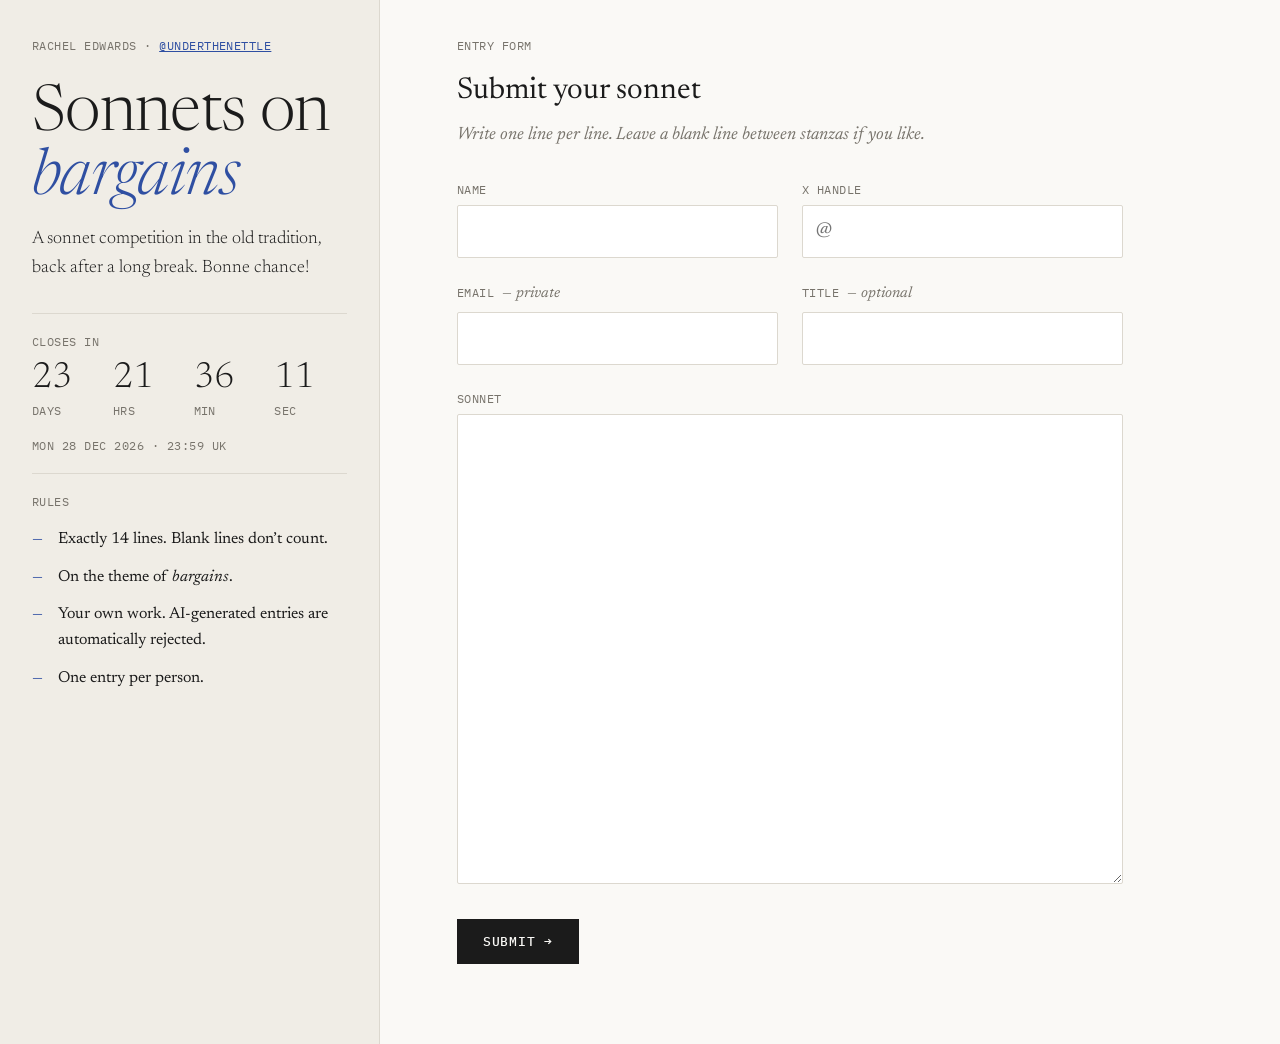
<file: sonnet-mockups/6-journal-sidebar.html>
<!doctype html>
<html lang="en">
<head>
<meta charset="utf-8">
<meta name="viewport" content="width=device-width, initial-scale=1">
<title>Sonnet Competition</title>
<link rel="preconnect" href="https://fonts.googleapis.com">
<link href="https://fonts.googleapis.com/css2?family=Newsreader:ital,opsz,wght@0,6..72,300;0,6..72,400;1,6..72,300;1,6..72,400&family=IBM+Plex+Mono:wght@400;500&display=swap" rel="stylesheet">
<style>
:root{--bg:#faf9f6;--side:#f0ede6;--ink:#1b1b1b;--muted:#77736b;--line:#dcd8cf;--accent:#2f4fa2;--field:#fff}
@media (prefers-color-scheme:dark){:root:not([data-theme="light"]){--bg:#121314;--side:#191b1d;--ink:#e9e7e2;--muted:#94918b;--line:#2c2e31;--accent:#8fa8f0;--field:#16181a}}
:root[data-theme="dark"]{--bg:#121314;--side:#191b1d;--ink:#e9e7e2;--muted:#94918b;--line:#2c2e31;--accent:#8fa8f0;--field:#16181a}
*{box-sizing:border-box}
body{margin:0;background:var(--bg);color:var(--ink);font-family:Newsreader,Georgia,serif;font-size:18px;line-height:1.6}
.mono{font-family:"IBM Plex Mono",monospace;font-size:12px;letter-spacing:.04em;text-transform:uppercase;color:var(--muted)}
.layout{display:grid;grid-template-columns:minmax(300px,380px) 1fr;min-height:100vh}
aside{background:var(--side);border-right:1px solid var(--line);padding:36px 32px}
aside .in{position:sticky;top:36px}
main{padding:36px clamp(16px,6vw,80px) 80px;max-width:820px}
@media (max-width:820px){.layout{grid-template-columns:1fr}aside{border-right:0;border-bottom:1px solid var(--line);padding:28px 16px}aside .in{position:static}main{padding:32px 16px 64px}}
h1{font-weight:300;font-size:clamp(46px,6vw,64px);line-height:1;margin:28px 0 14px;letter-spacing:-.01em}
h1 i{color:var(--accent)}
.intro{font-weight:300;margin:0 0 30px}
.block{border-top:1px solid var(--line);padding:18px 0}
.cd{display:grid;grid-template-columns:repeat(4,1fr);gap:8px;margin-top:10px}
.cd b{display:block;font-weight:300;font-size:36px;line-height:1;font-variant-numeric:tabular-nums}
.rules{margin:10px 0 0;padding:0;list-style:none;font-size:16px}
.rules li{padding:6px 0 6px 26px;position:relative}
.rules li::before{content:"—";position:absolute;left:0;color:var(--accent)}
h2{font-weight:400;font-size:30px;margin:0 0 6px}
.note{color:var(--muted);font-style:italic;margin:0 0 30px}
.f{margin-bottom:24px}
.two{display:grid;grid-template-columns:1fr 1fr;gap:24px}
@media (max-width:560px){.two{grid-template-columns:1fr;gap:0}}
label{display:block;margin-bottom:6px}
label i{text-transform:none;font-family:Newsreader,serif;font-size:15px;letter-spacing:0}
input,textarea{width:100%;font:inherit;color:var(--ink);background:var(--field);border:1px solid var(--line);padding:11px 13px;border-radius:2px}
textarea{min-height:470px;padding:22px 24px;font-size:20px;line-height:1.6;font-weight:300;resize:vertical}
input:focus,textarea:focus{outline:none;border-color:var(--accent);box-shadow:0 0 0 3px color-mix(in srgb,var(--accent) 18%,transparent)}
button{background:var(--ink);color:var(--bg);border:0;padding:14px 26px;font:500 13px "IBM Plex Mono",monospace;letter-spacing:.06em;text-transform:uppercase;cursor:pointer}
button:hover{background:var(--accent)}
.result{margin-top:18px;font-style:italic}
.result.bad{color:#b2452c}
a{color:var(--accent)}
</style>
</head>
<body>
<div class="layout">
  <aside><div class="in">
    <div class="mono">Rachel Edwards · <a href="https://x.com/underthenettle">@underthenettle</a></div>
    <h1>Sonnets on <i>bargains</i></h1>
    <p class="intro">A sonnet competition in the old tradition, back after a long break. Bonne chance!</p>
    <div class="block">
      <div class="mono">Closes in</div>
      <div class="cd">
        <div><b data-cd="d">–</b><span class="mono">days</span></div>
        <div><b data-cd="h">–</b><span class="mono">hrs</span></div>
        <div><b data-cd="m">–</b><span class="mono">min</span></div>
        <div><b data-cd="s">–</b><span class="mono">sec</span></div>
      </div>
      <div class="mono" style="margin-top:10px">Mon 28 Dec 2026 · 23:59 UK</div>
    </div>
    <div class="block">
      <div class="mono">Rules</div>
      <ul class="rules">
        <li>Exactly 14 lines. Blank lines don’t count.</li>
        <li>On the theme of <i>bargains</i>.</li>
        <li>Your own work. AI-generated entries are automatically rejected.</li>
        <li>One entry per person.</li>
      </ul>
    </div>
  </div></aside>

  <main>
    <div class="mono">Entry form</div>
    <h2 style="margin-top:12px">Submit your sonnet</h2>
    <p class="note">Write one line per line. Leave a blank line between stanzas if you like.</p>
    <form>
      <div class="two">
        <div class="f"><label class="mono" for="n">Name</label><input id="n" required></div>
        <div class="f"><label class="mono" for="x">X handle</label><input id="x" placeholder="@" required></div>
      </div>
      <div class="two">
        <div class="f"><label class="mono" for="e">Email <i>— private</i></label><input id="e" type="email" required></div>
        <div class="f"><label class="mono" for="t">Title <i>— optional</i></label><input id="t"></div>
      </div>
      <div class="f"><label class="mono" for="s">Sonnet</label><textarea id="s" required></textarea></div>
      <button type="submit">Submit →</button>
      <div data-result hidden></div>
    </form>
  </main>
</div>
<script>// Deadline: 23:59 UK time, Monday 28 December 2026 (GMT in winter)
(function(){
  var deadline = Date.UTC(2026, 11, 28, 23, 59, 0);
  function tick(){
    var ms = deadline - Date.now();
    document.querySelectorAll('[data-cd]').forEach(function(el){
      var k = el.getAttribute('data-cd');
      if (ms <= 0) { el.textContent = '0'; return; }
      var v = {d: Math.floor(ms/864e5), h: Math.floor(ms/36e5)%24, m: Math.floor(ms/6e4)%60, s: Math.floor(ms/1e3)%60}[k];
      el.textContent = (k === 'd') ? v : String(v).padStart(2,'0');
    });
    if (ms <= 0) document.querySelectorAll('[data-closed]').forEach(function(el){ el.hidden = false; });
  }
  tick(); setInterval(tick, 1000);
  document.querySelectorAll('form').forEach(function(f){
    f.addEventListener('submit', function(e){
      e.preventDefault();
      var out = f.querySelector('[data-result]');
      var lines = f.querySelector('textarea').value.split('\n').filter(function(l){ return l.trim(); }).length;
      out.hidden = false;
      out.className = 'result ' + (lines === 14 ? 'ok' : 'bad');
      out.textContent = lines === 14
        ? 'Mockup only: 14 lines, so this would now go to Pangram for the AI check.'
        : 'Your entry has ' + lines + ' line' + (lines === 1 ? '' : 's') + '. A sonnet needs exactly 14. Blank lines between stanzas are fine.';
    });
  });
})();
</script>
</body>
</html>
</file>
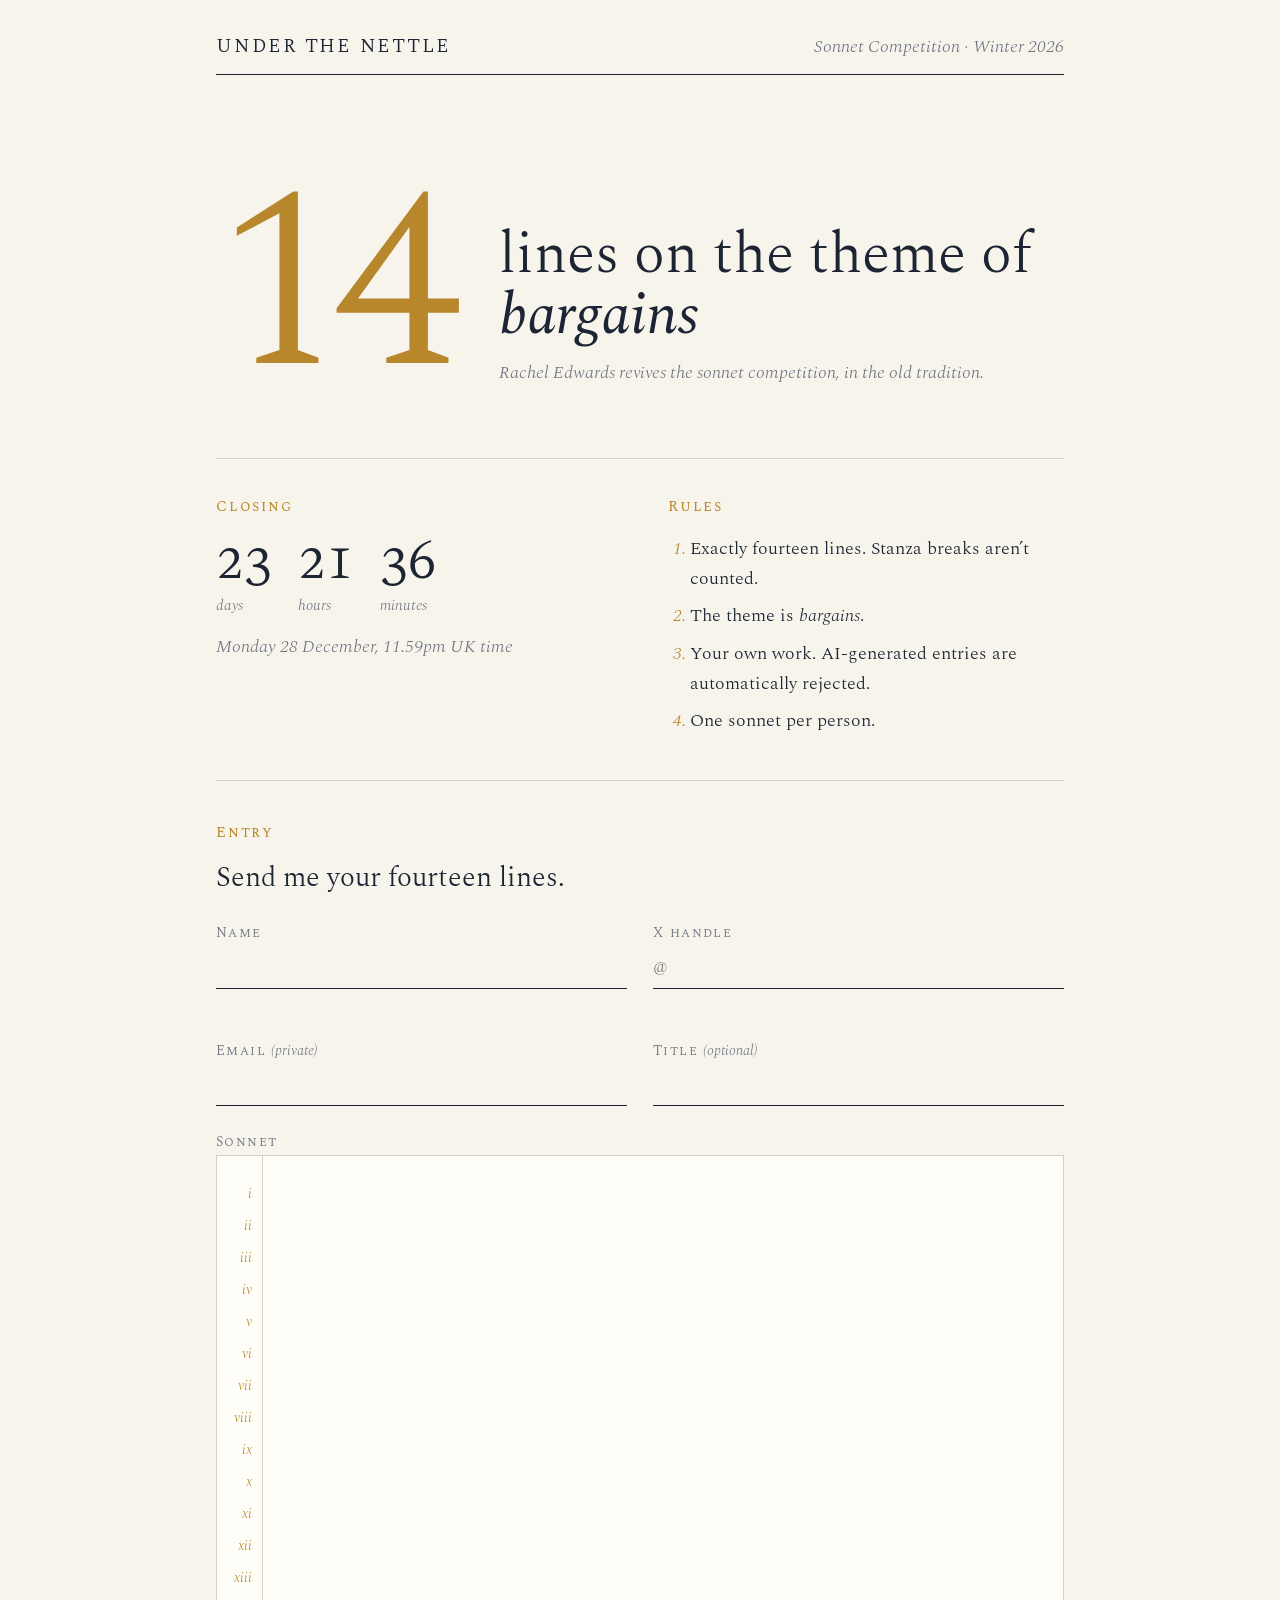
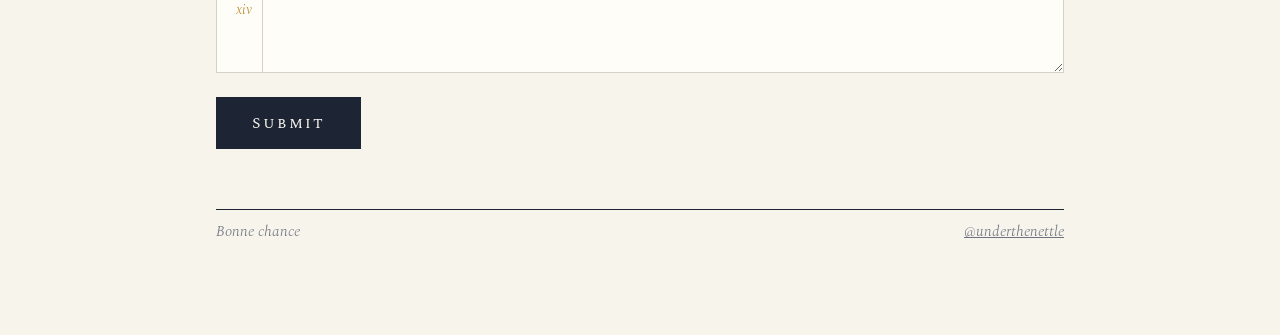
<file: sonnet-mockups/7-journal-issue.html>
<!doctype html>
<html lang="en">
<head>
<meta charset="utf-8">
<meta name="viewport" content="width=device-width, initial-scale=1">
<title>Sonnet Competition</title>
<link rel="preconnect" href="https://fonts.googleapis.com">
<link href="https://fonts.googleapis.com/css2?family=Spectral:ital,wght@0,300;0,400;0,500;1,300;1,400&family=Spectral+SC:wght@400&display=swap" rel="stylesheet">
<style>
:root{--bg:#f7f4ec;--ink:#1d2433;--muted:#6f7380;--line:#d6d1c4;--accent:#1d2433;--hi:#b8862b;--field:#fffdf8}
@media (prefers-color-scheme:dark){:root:not([data-theme="light"]){--bg:#10141c;--ink:#e6e3da;--muted:#8d93a1;--line:#283040;--accent:#e6e3da;--hi:#d9ad5b;--field:#151a24}}
:root[data-theme="dark"]{--bg:#10141c;--ink:#e6e3da;--muted:#8d93a1;--line:#283040;--accent:#e6e3da;--hi:#d9ad5b;--field:#151a24}
*{box-sizing:border-box}
body{margin:0;background:var(--bg);color:var(--ink);font-family:Spectral,Georgia,serif;font-size:18px;line-height:1.65;font-weight:300}
.wrap{max-width:880px;margin:0 auto;padding:28px 16px 90px}
.sc{font-family:"Spectral SC",serif;letter-spacing:.12em;font-size:15px}
.mast{display:flex;justify-content:space-between;align-items:baseline;border-bottom:1px solid var(--ink);padding-bottom:10px;gap:12px;flex-wrap:wrap}
.mast .name{font-family:"Spectral SC",serif;font-size:22px;letter-spacing:.08em}
.mast .no{font-style:italic;color:var(--muted)}
.cover{display:grid;grid-template-columns:auto 1fr;gap:clamp(18px,4vw,44px);align-items:end;padding:clamp(48px,10vw,110px) 0 clamp(36px,7vw,70px);border-bottom:1px solid var(--line)}
.big14{font-weight:300;font-size:clamp(120px,26vw,260px);line-height:.78;color:var(--hi);letter-spacing:-.04em}
.cover h1{font-weight:300;font-size:clamp(34px,6vw,58px);line-height:1.05;margin:0 0 12px}
.cover h1 i{font-weight:400}
.cover p{margin:0;color:var(--muted);font-style:italic}
@media (max-width:560px){.cover{grid-template-columns:1fr}}
.cols{display:grid;grid-template-columns:1fr 1fr;gap:clamp(24px,5vw,56px);padding:36px 0;border-bottom:1px solid var(--line)}
@media (max-width:680px){.cols{grid-template-columns:1fr}}
h2{font-family:"Spectral SC",serif;font-weight:400;letter-spacing:.12em;font-size:15px;margin:0 0 14px;color:var(--hi)}
.cd{display:flex;gap:26px}
.cd b{display:block;font-weight:300;font-size:56px;line-height:1;font-variant-numeric:oldstyle-nums tabular-nums}
.cd span{font-style:italic;color:var(--muted);font-size:15px}
.rules{margin:0;padding:0 0 0 1.2em}
.rules li{margin-bottom:8px}
.rules li::marker{color:var(--hi);font-style:italic}
.formsec{padding-top:40px}
.formsec h2{font-size:15px}
.lead{font-size:28px;font-weight:300;margin:0 0 26px;line-height:1.25}
.two{display:grid;grid-template-columns:1fr 1fr;gap:26px}
@media (max-width:560px){.two{grid-template-columns:1fr;gap:0}}
.f{margin-bottom:24px}
label{display:block;font-family:"Spectral SC",serif;letter-spacing:.1em;font-size:14px;color:var(--muted);margin-bottom:2px}
label i{font-family:Spectral,serif;letter-spacing:0}
input{width:100%;font:inherit;color:var(--ink);background:transparent;border:0;border-bottom:1px solid var(--ink);padding:6px 0;border-radius:0}
.paper{position:relative;background:var(--field);border:1px solid var(--line)}
.gutter{position:absolute;left:0;top:0;bottom:0;width:46px;border-right:1px solid var(--line);padding:22px 0;text-align:right;font-style:italic;font-size:14px;color:var(--hi);line-height:32px;overflow:hidden;pointer-events:none}
.gutter span{display:block;padding-right:10px}
textarea{display:block;width:100%;font:inherit;font-size:19px;color:var(--ink);background:transparent;border:0;padding:22px 22px 22px 62px;min-height:516px;line-height:32px;resize:vertical}
input:focus,textarea:focus{outline:none}
.paper:focus-within{border-color:var(--hi)}
input:focus{border-color:var(--hi)}
button{margin-top:24px;background:var(--ink);color:var(--bg);border:0;padding:14px 36px;font-family:"Spectral SC",serif;letter-spacing:.14em;font-size:16px;cursor:pointer}
button:hover{background:var(--hi);color:#1d2433}
.result{margin-top:18px;font-style:italic;border-left:2px solid var(--hi);padding-left:14px}
.result.bad{color:#b5452d;border-color:#b5452d}
footer{margin-top:60px;border-top:1px solid var(--ink);padding-top:10px;display:flex;justify-content:space-between;font-style:italic;color:var(--muted);font-size:15px}
footer a{color:inherit}
</style>
</head>
<body>
<div class="wrap">
  <div class="mast"><span class="name">under the nettle</span><span class="no">Sonnet Competition · Winter 2026</span></div>

  <section class="cover">
    <div class="big14">14</div>
    <div>
      <h1>lines on the theme of <i>bargains</i></h1>
      <p>Rachel Edwards revives the sonnet competition, in the old tradition.</p>
    </div>
  </section>

  <section class="cols">
    <div>
      <h2>Closing</h2>
      <div class="cd">
        <div><b data-cd="d">–</b><span>days</span></div>
        <div><b data-cd="h">–</b><span>hours</span></div>
        <div><b data-cd="m">–</b><span>minutes</span></div>
      </div>
      <p style="margin:12px 0 0;color:var(--muted);font-style:italic">Monday 28 December, 11.59pm UK time</p>
    </div>
    <div>
      <h2>Rules</h2>
      <ol class="rules">
        <li>Exactly fourteen lines. Stanza breaks aren’t counted.</li>
        <li>The theme is <i>bargains</i>.</li>
        <li>Your own work. AI-generated entries are automatically rejected.</li>
        <li>One sonnet per person.</li>
      </ol>
    </div>
  </section>

  <section class="formsec">
    <h2>Entry</h2>
    <p class="lead">Send me your fourteen lines.</p>
    <form>
      <div class="two">
        <div class="f"><label for="n">Name</label><input id="n" required></div>
        <div class="f"><label for="x">X handle</label><input id="x" placeholder="@" required></div>
        <div class="f"><label for="e">Email <i>(private)</i></label><input id="e" type="email" required></div>
        <div class="f"><label for="t">Title <i>(optional)</i></label><input id="t"></div>
      </div>
      <label for="s">Sonnet</label>
      <div class="paper">
        <div class="gutter" aria-hidden="true"><span>i</span><span>ii</span><span>iii</span><span>iv</span><span>v</span><span>vi</span><span>vii</span><span>viii</span><span>ix</span><span>x</span><span>xi</span><span>xii</span><span>xiii</span><span>xiv</span></div>
        <textarea id="s" required></textarea>
      </div>
      <button type="submit">Submit</button>
      <div data-result hidden></div>
    </form>
  </section>
  <footer><span>Bonne chance</span><a href="https://x.com/underthenettle">@underthenettle</a></footer>
</div>
<script>// Deadline: 23:59 UK time, Monday 28 December 2026 (GMT in winter)
(function(){
  var deadline = Date.UTC(2026, 11, 28, 23, 59, 0);
  function tick(){
    var ms = deadline - Date.now();
    document.querySelectorAll('[data-cd]').forEach(function(el){
      var k = el.getAttribute('data-cd');
      if (ms <= 0) { el.textContent = '0'; return; }
      var v = {d: Math.floor(ms/864e5), h: Math.floor(ms/36e5)%24, m: Math.floor(ms/6e4)%60, s: Math.floor(ms/1e3)%60}[k];
      el.textContent = (k === 'd') ? v : String(v).padStart(2,'0');
    });
    if (ms <= 0) document.querySelectorAll('[data-closed]').forEach(function(el){ el.hidden = false; });
  }
  tick(); setInterval(tick, 1000);
  document.querySelectorAll('form').forEach(function(f){
    f.addEventListener('submit', function(e){
      e.preventDefault();
      var out = f.querySelector('[data-result]');
      var lines = f.querySelector('textarea').value.split('\n').filter(function(l){ return l.trim(); }).length;
      out.hidden = false;
      out.className = 'result ' + (lines === 14 ? 'ok' : 'bad');
      out.textContent = lines === 14
        ? 'Mockup only: 14 lines, so this would now go to Pangram for the AI check.'
        : 'Your entry has ' + lines + ' line' + (lines === 1 ? '' : 's') + '. A sonnet needs exactly 14. Blank lines between stanzas are fine.';
    });
  });
})();
</script>
</body>
</html>
</file>
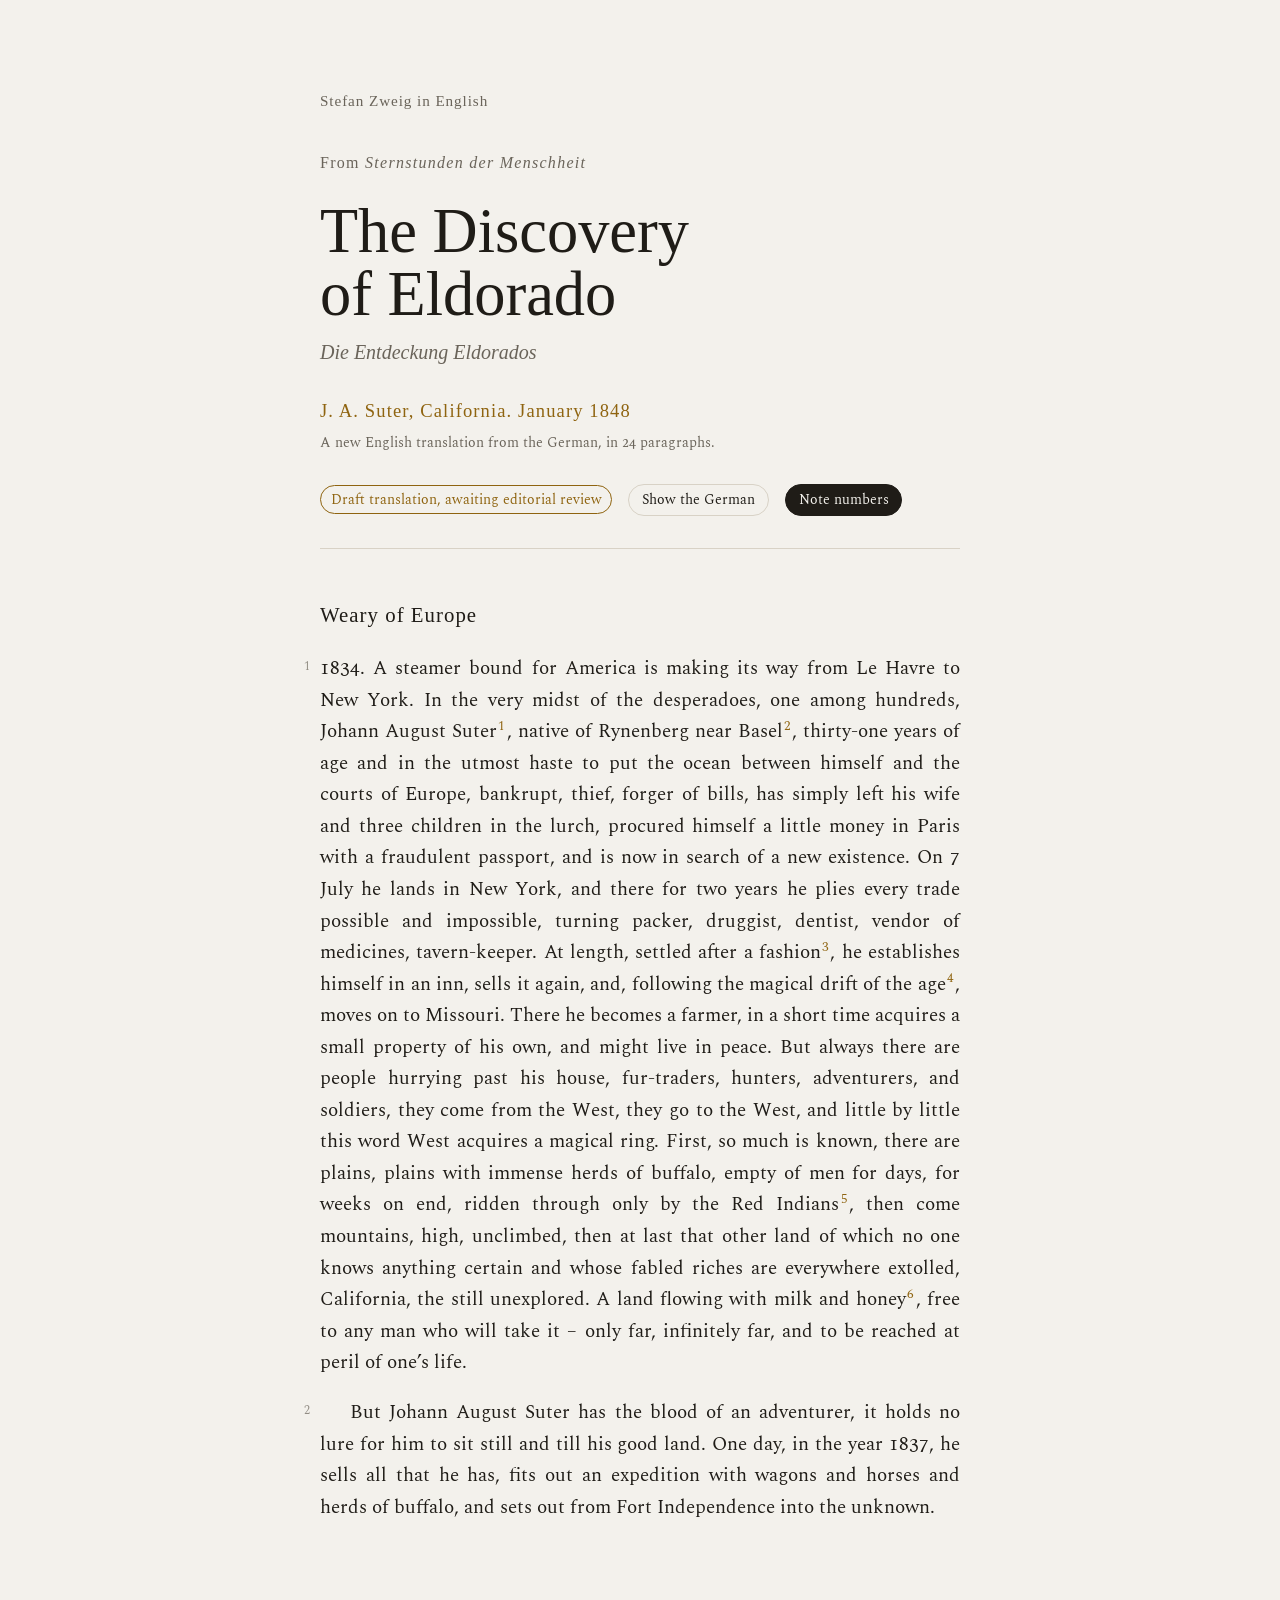
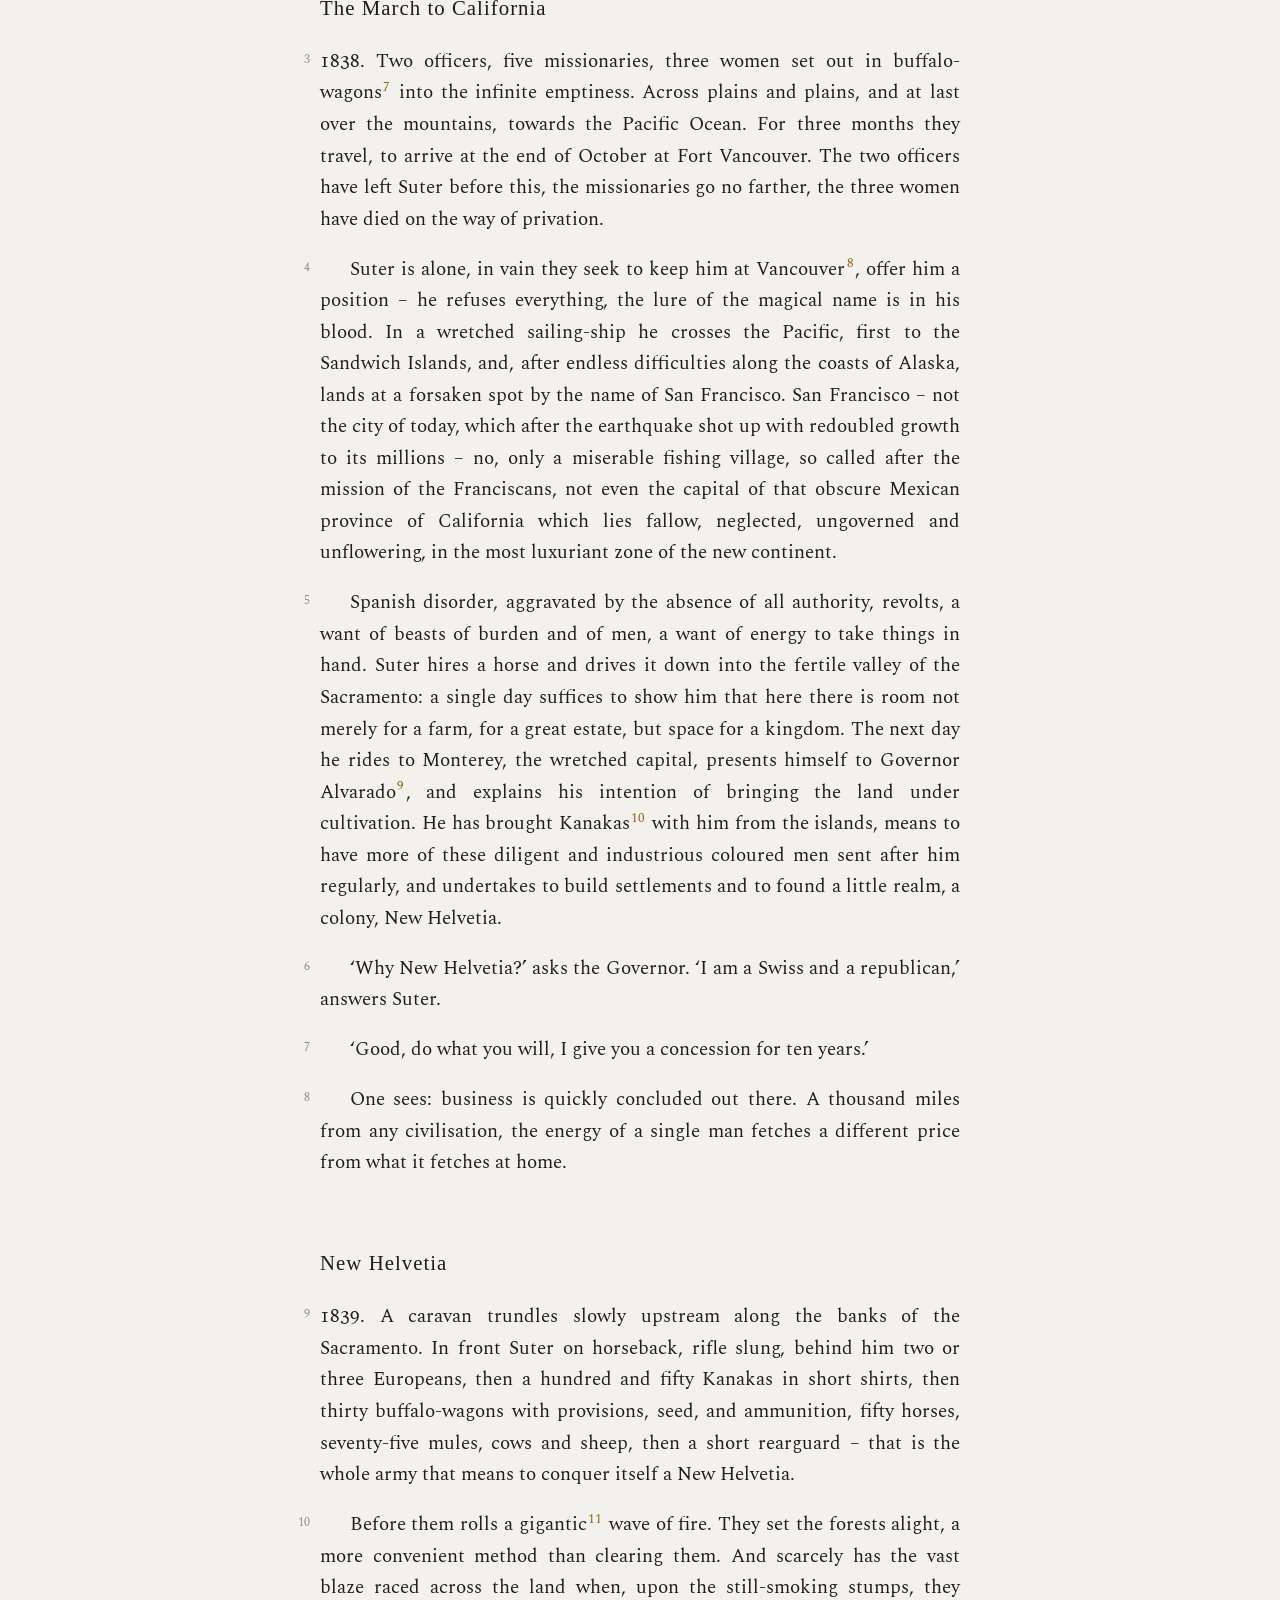
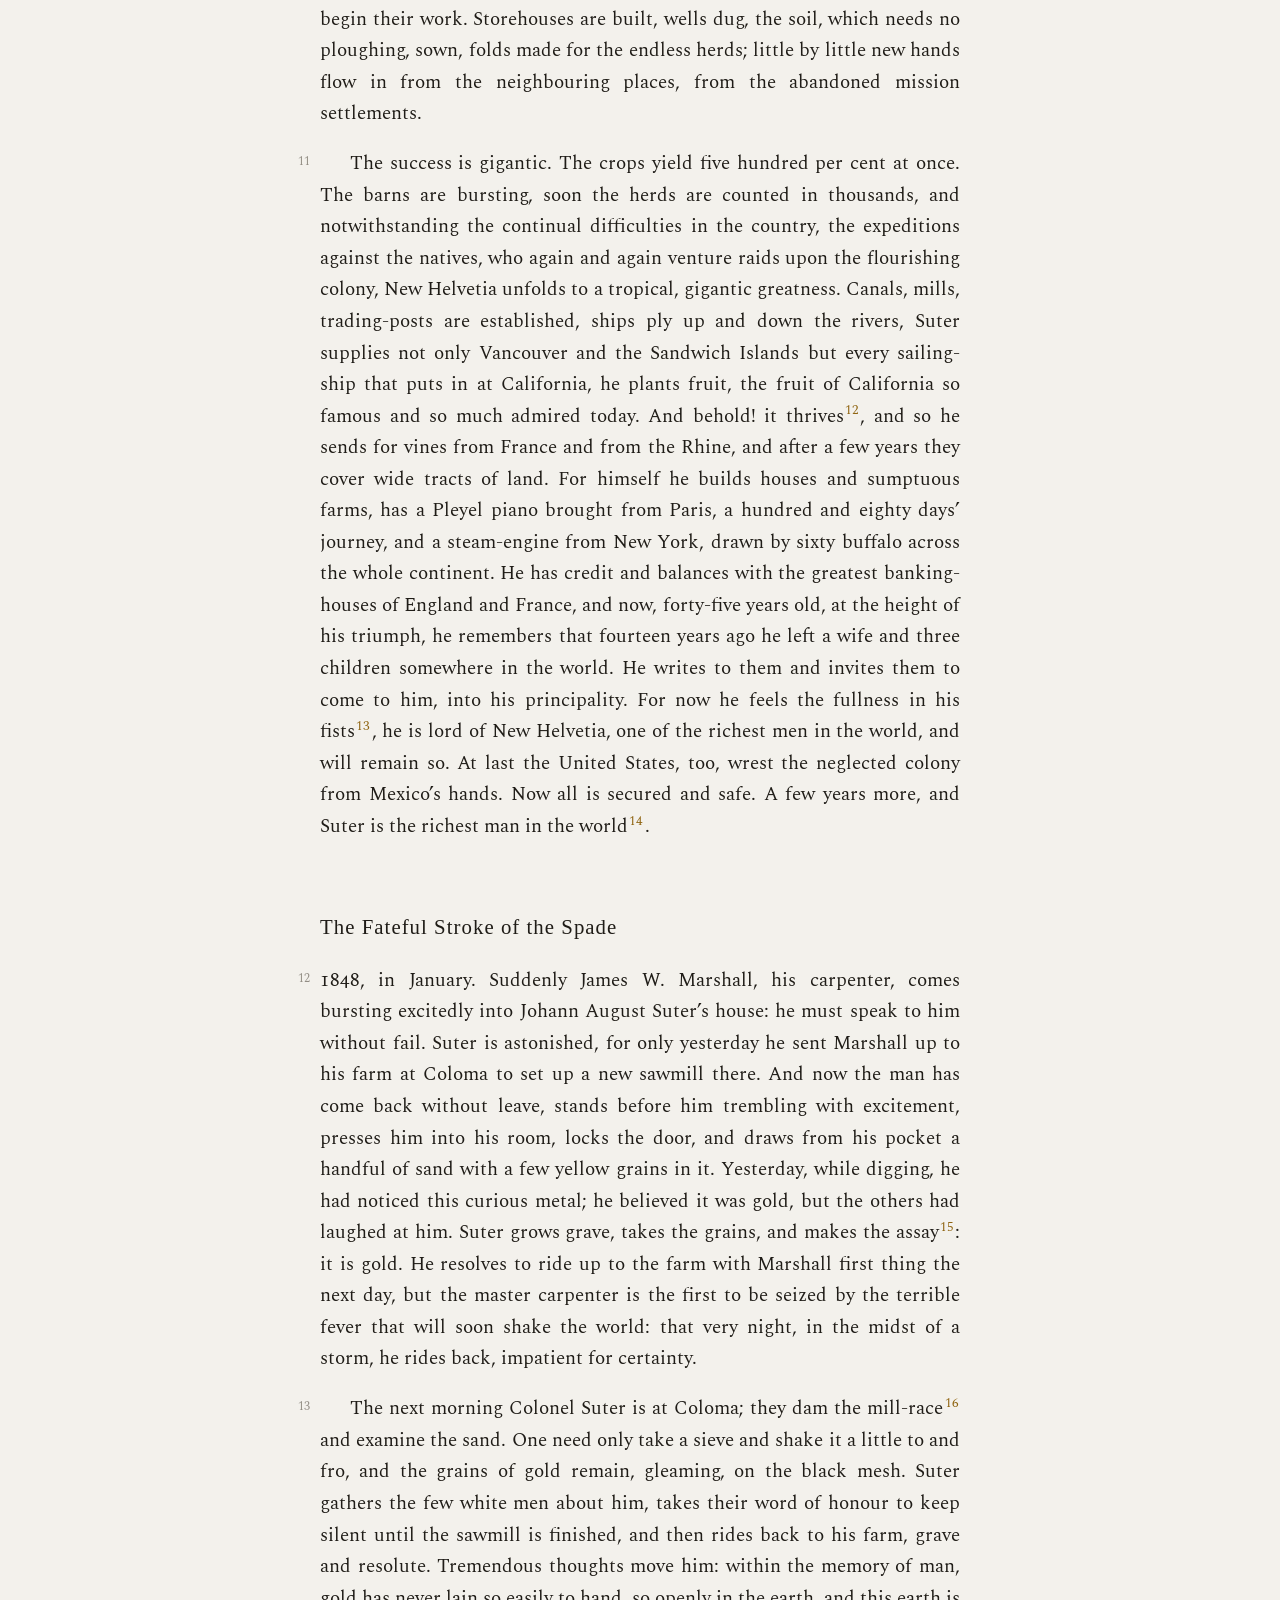
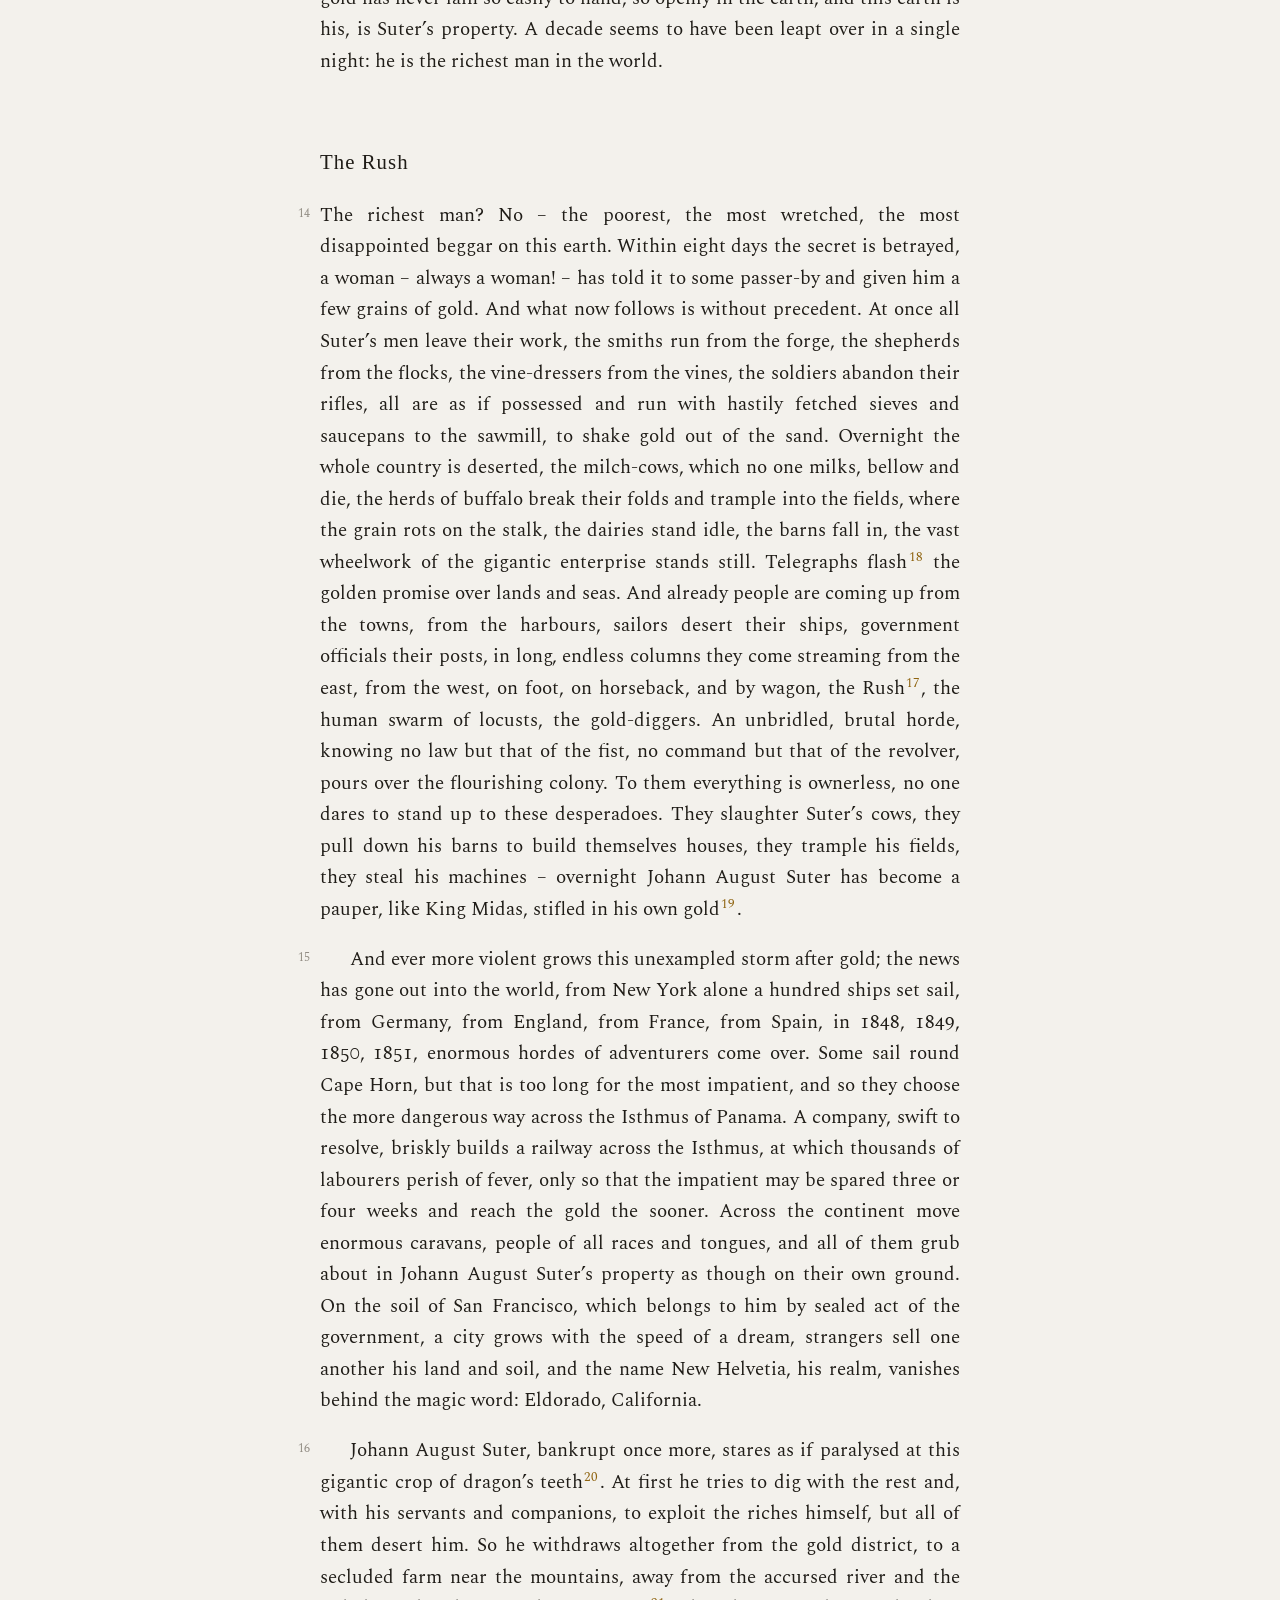
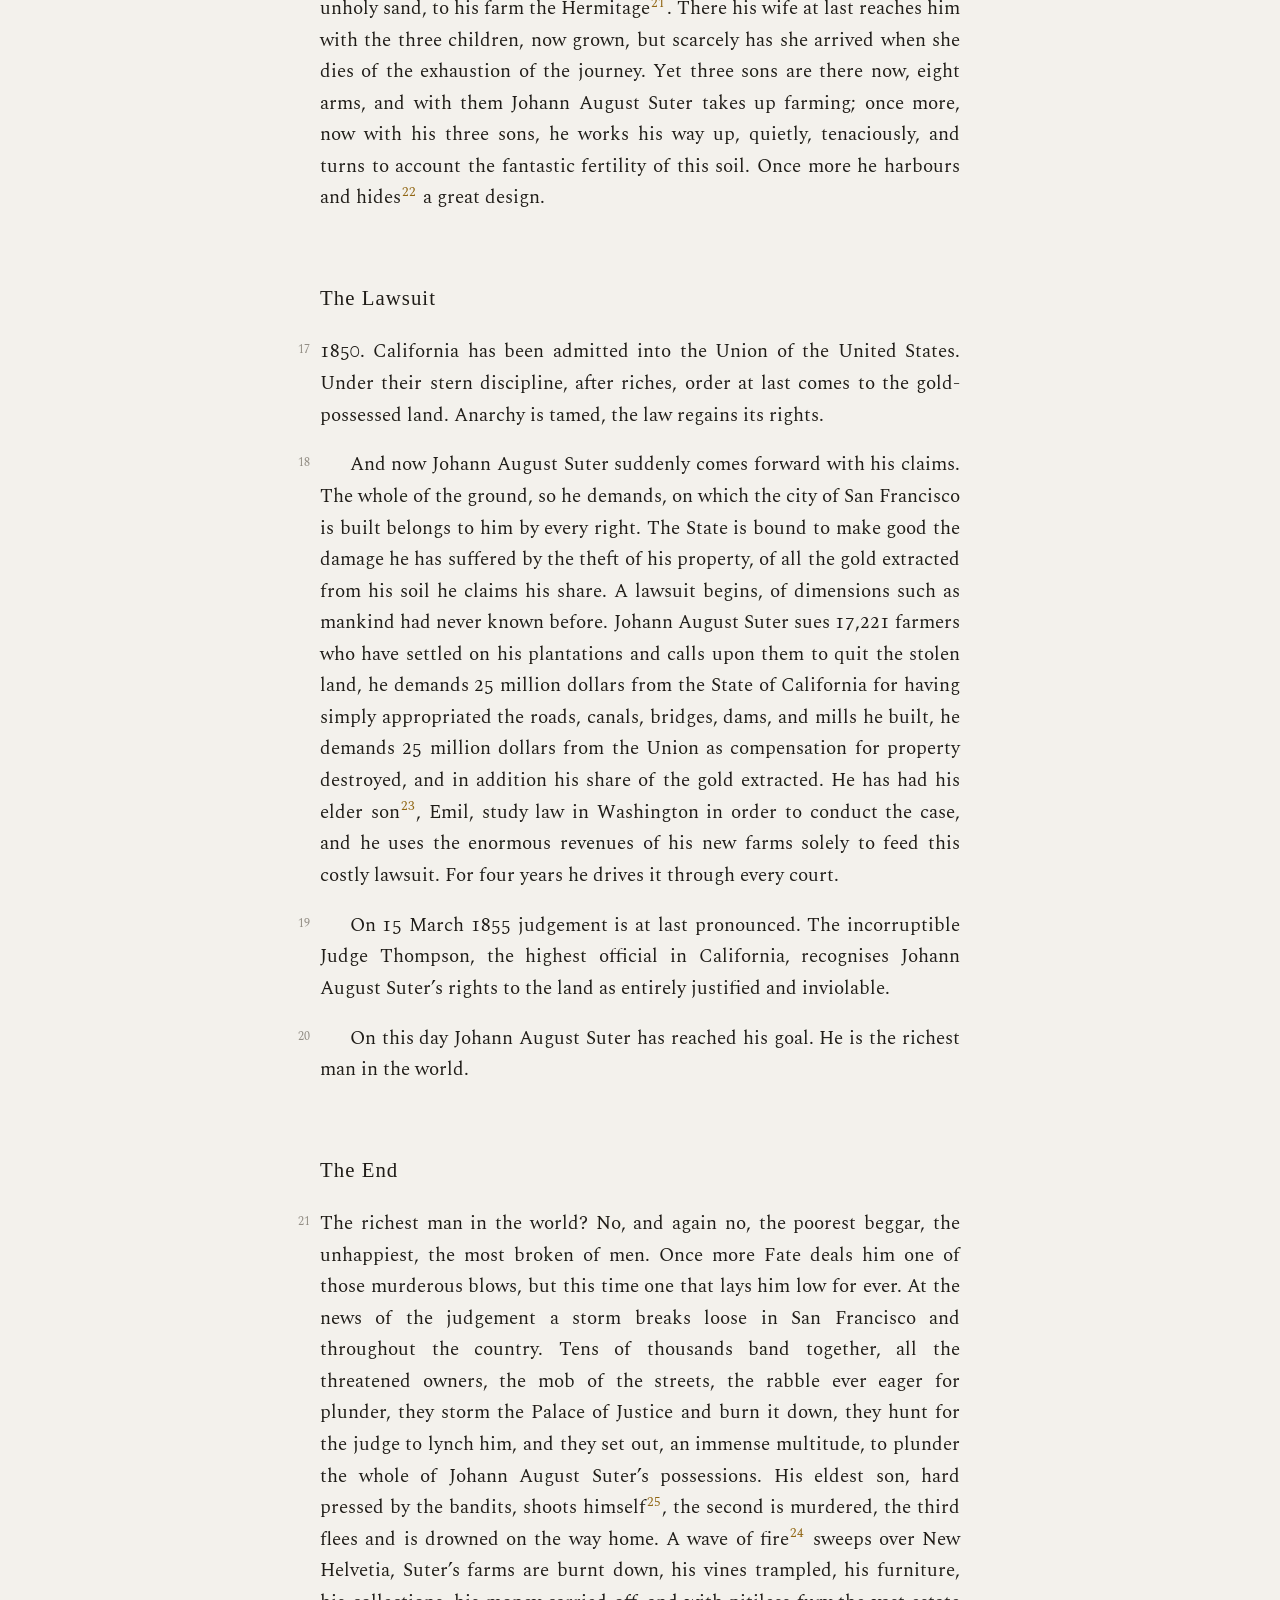
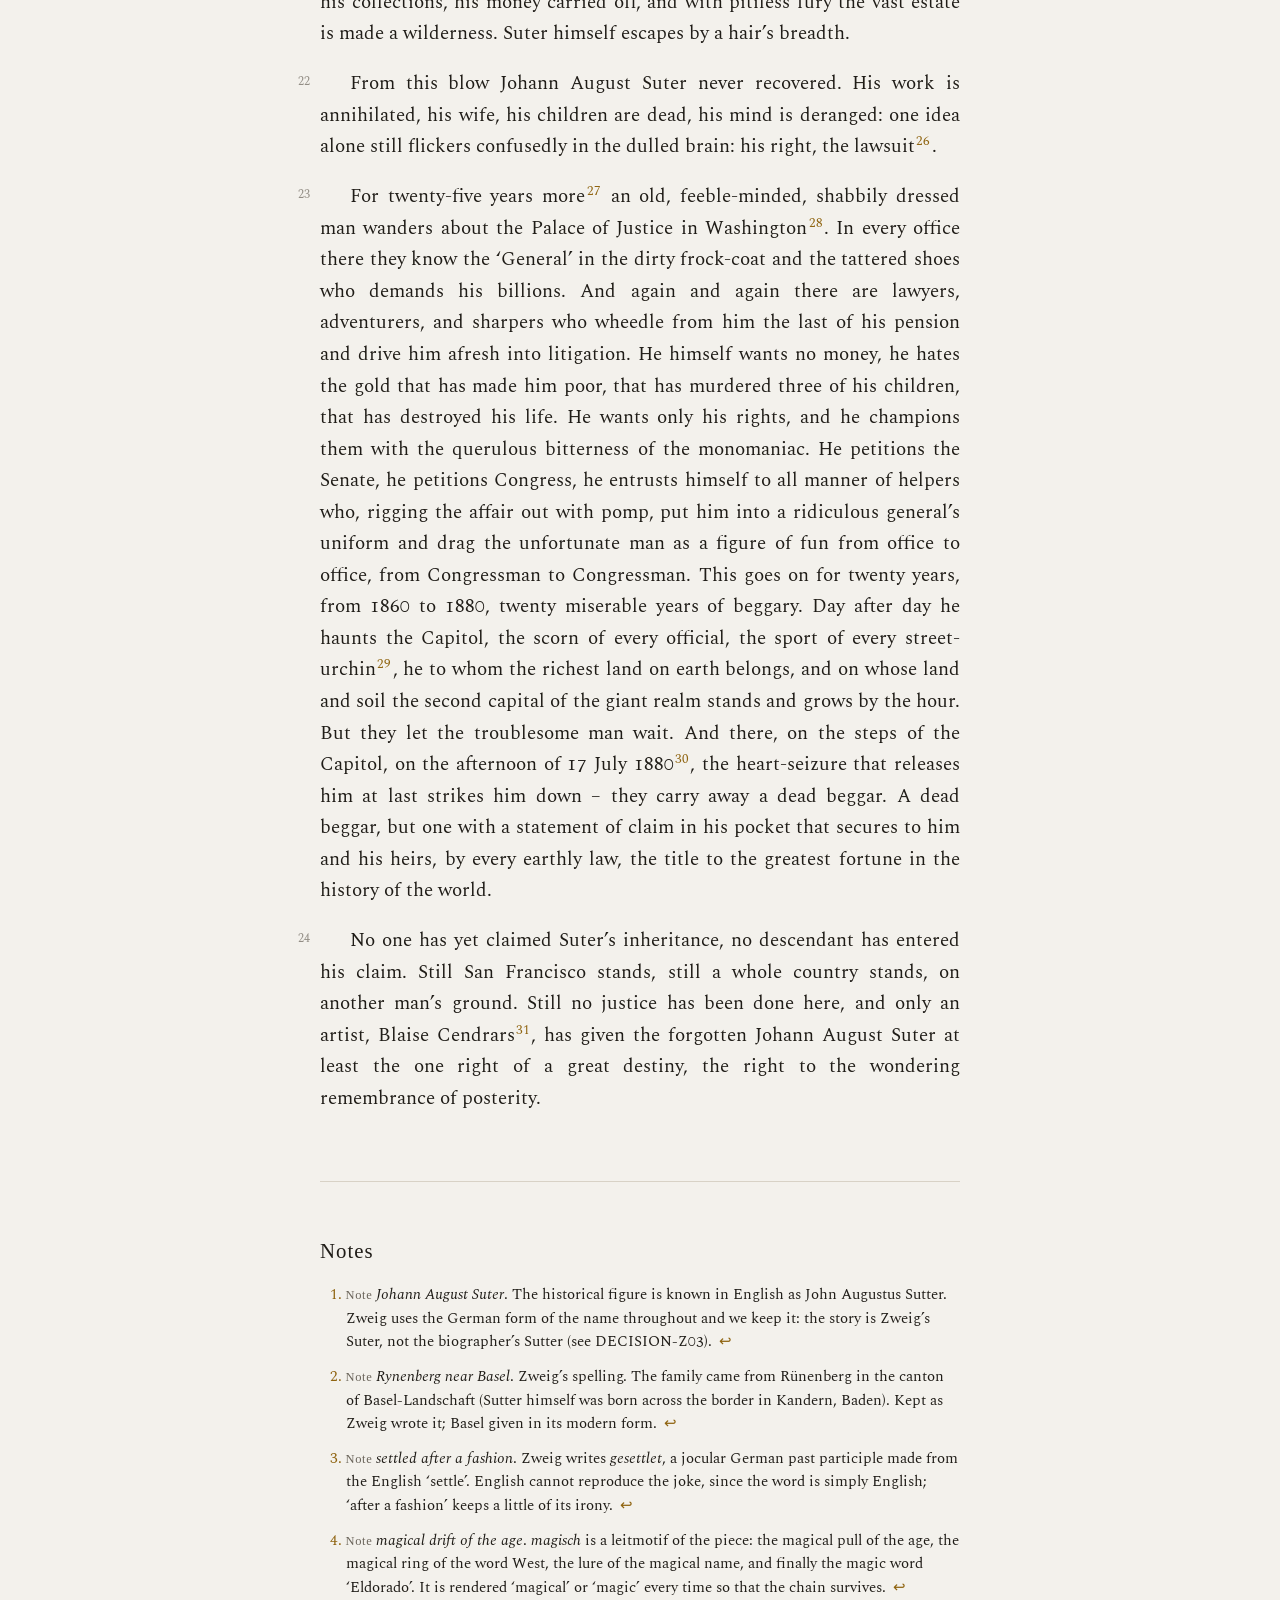
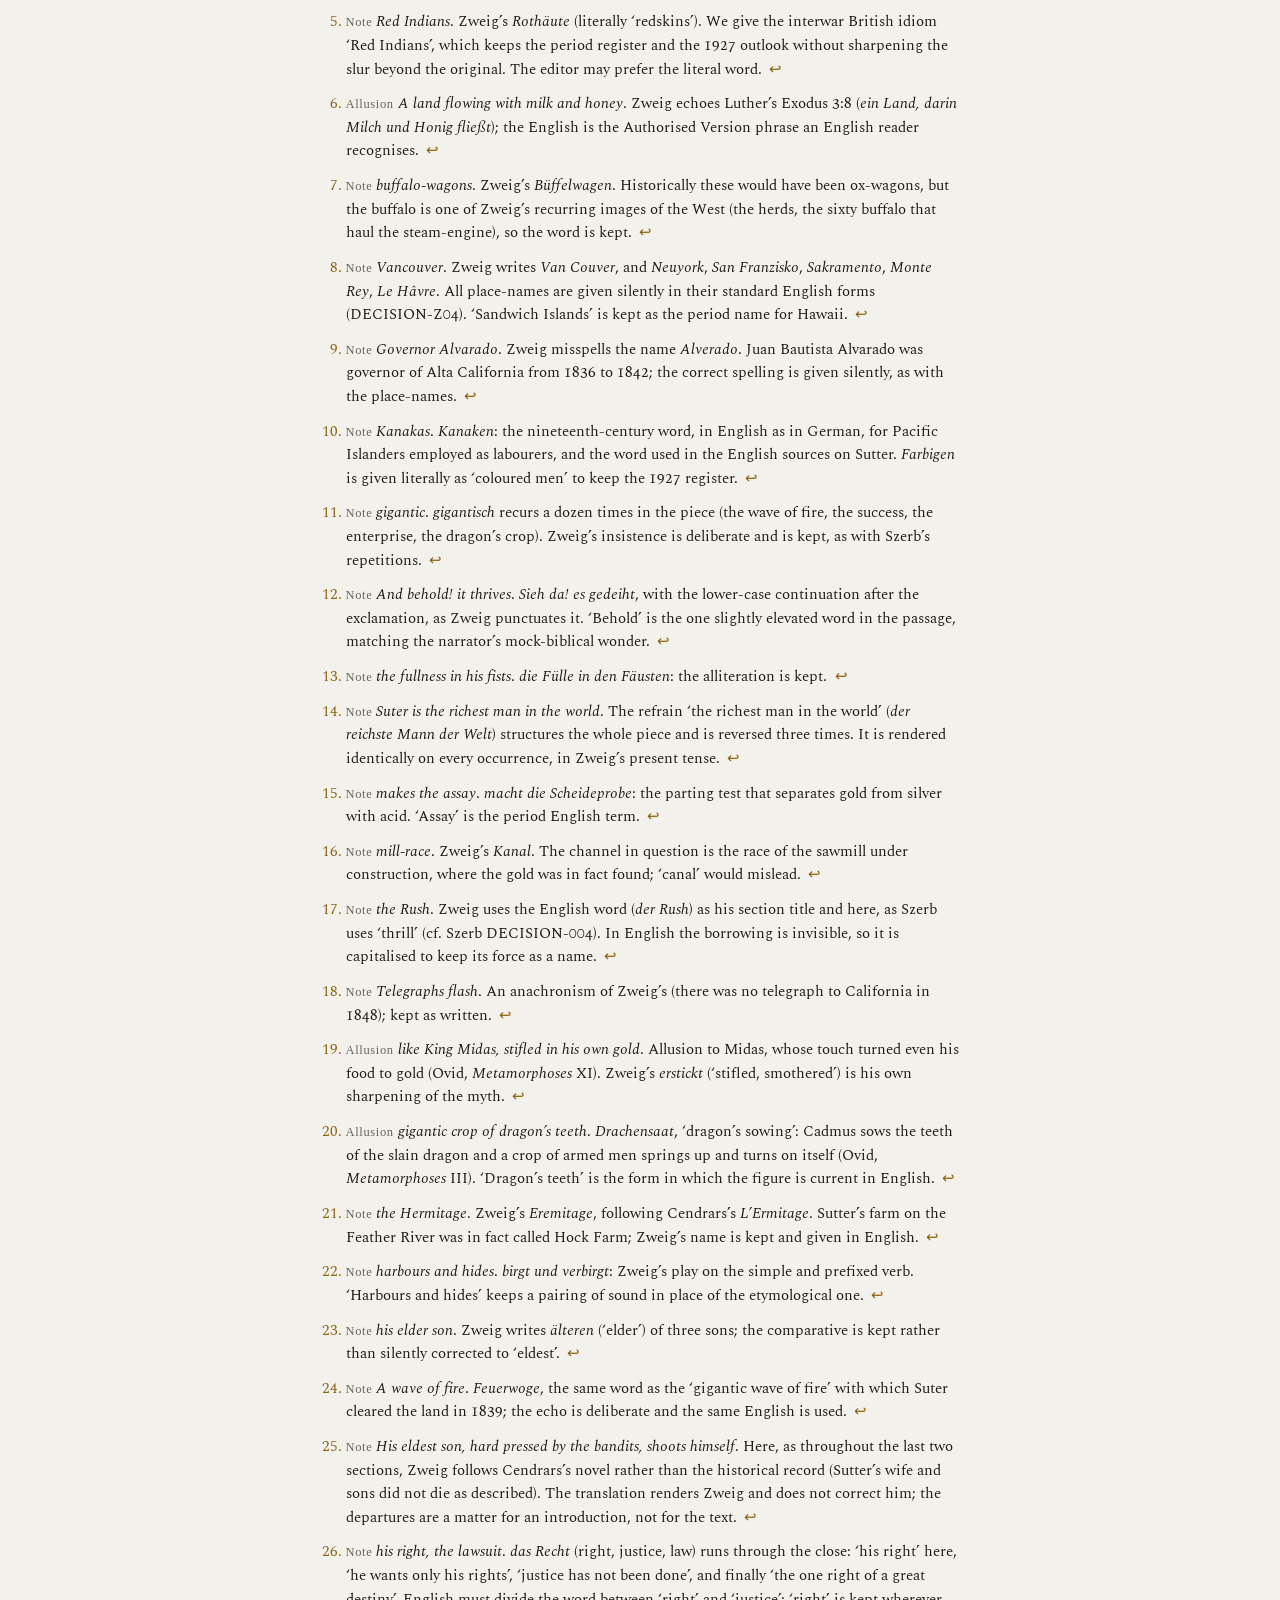
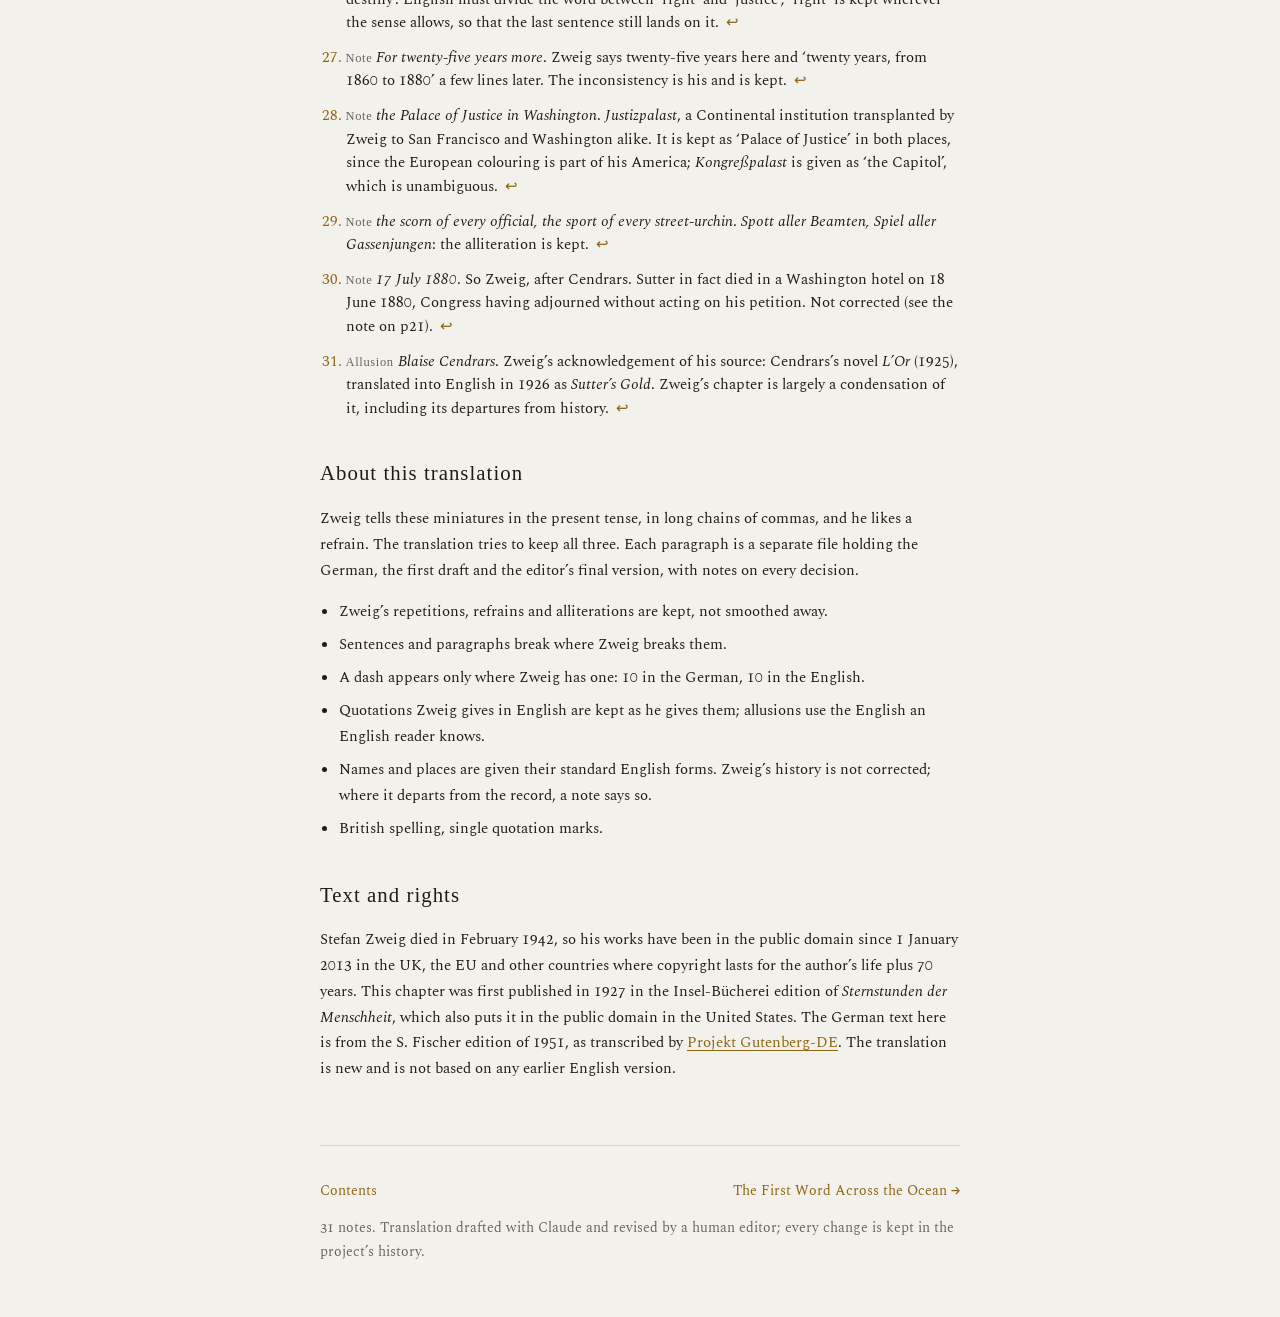
<file: zweig/site/discovery-of-eldorado.html>
<!doctype html>
<html lang="en-GB">
<head>
<meta charset="utf-8">
<meta name="viewport" content="width=device-width, initial-scale=1, viewport-fit=cover">
<!--HEAD-->
<title>The Discovery of Eldorado</title>
<meta name="claude:viewport-fit-sides" content="cover">
<meta name="description" content="Stefan Zweig, ‘Die Entdeckung Eldorados’: A Swiss bankrupt founds a kingdom in the Sacramento valley, finds gold on his land, and is ruined by it twice.">
<link rel="preconnect" href="https://fonts.googleapis.com">
<link rel="preconnect" href="https://fonts.gstatic.com" crossorigin>
<link rel="stylesheet" href="https://fonts.googleapis.com/css2?family=IM+Fell+English:ital@0;1&family=IM+Fell+English+SC&family=Spectral:ital,wght@0,400;0,600;1,400&display=swap">
<style>
/* Layout: one reading column of book prose; switching on the German opens a
   facing-page second column on wide screens, stacked beneath on phones. */
:root {
  --paper: #f3f1ec;      /* assay-paper, a touch cool */
  --ink: #1f1c17;
  --muted: #6a645a;
  --rule: #d8d2c6;
  --gold: #8f6410;       /* the colour of the grains in Marshall's hand */
  --slate: #3f5761;      /* the Sacramento: German text */
  --wash: #e9e4d8;

  --display: 'IM Fell English', 'Iowan Old Style', Georgia, serif;
  --caps: 'IM Fell English SC', 'IM Fell English', Georgia, serif;
  --body: 'Spectral', Georgia, 'Times New Roman', serif;

  --step-0: clamp(1.04rem, 0.98rem + 0.3vw, 1.16rem);
  --step-1: 1.3rem;
  --step-3: clamp(2.3rem, 1.6rem + 3.4vw, 3.9rem);
  --small: 0.86rem;
  --measure: 64ch;
}
@media (prefers-color-scheme: dark) {
  :root:not([data-theme="light"]) {
    --paper: #16140f; --ink: #ebe5d7; --muted: #a39b8b; --rule: #3a352b;
    --gold: #d8a843; --slate: #9fb6bf; --wash: #221f18; color-scheme: dark;
  }
}
:root[data-theme="dark"] {
  --paper: #16140f; --ink: #ebe5d7; --muted: #a39b8b; --rule: #3a352b;
  --gold: #d8a843; --slate: #9fb6bf; --wash: #221f18; color-scheme: dark;
}

* { box-sizing: border-box; }
body {
  margin: 0;
  background: var(--paper);
  color: var(--ink);
  font-family: var(--body);
  font-size: var(--step-0);
  line-height: 1.7;
  padding-left: max(16px, env(safe-area-inset-left, 0px));
  padding-right: max(16px, env(safe-area-inset-right, 0px));
  text-rendering: optimizeLegibility;
  font-variant-numeric: oldstyle-nums;
}
a { color: var(--gold); text-underline-offset: 0.18em; }
a:focus-visible, button:focus-visible { outline: 2px solid var(--gold); outline-offset: 3px; border-radius: 2px; }

.wrap { max-width: var(--measure); margin: 0 auto; }
body.show-de .wrap.story { max-width: 76rem; }

/* ── Title page ── */
header.title {
  padding-block: clamp(2.5rem, 7vw, 5.5rem) 2rem;
  border-bottom: 1px solid var(--rule);
  margin-bottom: 2.5rem;
}
.eyebrow {
  font-family: var(--caps);
  letter-spacing: 0.08em;
  color: var(--muted);
  font-size: 1rem;
  margin: 0 0 1.4rem;
}
h1 {
  font-family: var(--display);
  font-weight: 400;
  font-size: var(--step-3);
  line-height: 1.02;
  margin: 0;
  text-wrap: balance;
}
.subtitle { font-family: var(--display); font-style: italic; color: var(--muted); font-size: 1.25rem; margin: 0.6rem 0 0; }
.dateline { font-family: var(--caps); letter-spacing: 0.06em; margin: 1.6rem 0 0; color: var(--gold); }
.byline { margin: 0.3rem 0 0; color: var(--muted); font-size: var(--small); }

.controls { display: flex; flex-wrap: wrap; gap: 0.6rem 1rem; align-items: center; margin-top: 1.8rem; }
.status {
  font-size: var(--small);
  border: 1px solid var(--gold);
  color: var(--gold);
  padding: 0.12rem 0.6rem;
  border-radius: 999px;
}
.toggle {
  font: inherit; font-size: var(--small);
  background: transparent; color: var(--ink);
  border: 1px solid var(--rule); border-radius: 999px;
  padding: 0.22rem 0.8rem; cursor: pointer;
}
.toggle[aria-pressed="true"] { background: var(--ink); color: var(--paper); border-color: var(--ink); }

/* ── Story ── */
.part { margin-bottom: 1.2rem; }
.part-head {
  margin: 3rem 0 1.3rem;
  display: flex; flex-wrap: wrap; gap: 0.2rem 1.2rem; align-items: baseline;
}
.part-head .en { font-family: var(--caps); font-weight: 400; font-size: var(--step-1); letter-spacing: 0.05em; }
.part-head .de { font-family: var(--display); font-style: italic; font-weight: 400; font-size: 1rem; color: var(--slate); display: none; }
body.show-de .part-head .de { display: inline; }

.pair { position: relative; display: grid; grid-template-columns: minmax(0, 1fr); gap: 0.4rem 3rem; }
.pair p { margin: 0 0 1.15rem; hyphens: auto; min-width: 0; }
.pair .en { text-align: justify; text-justify: inter-word; }
.pair + .pair .en { text-indent: 1.6em; }
.pair .de { display: none; color: var(--slate); font-size: 0.94em; }
body.show-de .pair .de { display: block; }
body.show-de .pair .en { text-indent: 0; }
@media (min-width: 60rem) {
  body.show-de .pair { grid-template-columns: minmax(0, 1fr) minmax(0, 1fr); }
  body.show-de .pair .de { border-left: 1px solid var(--rule); padding-left: 1.5rem; }
}
@media (max-width: 59.99rem) {
  body.show-de .pair .de { padding: 0.6rem 0.8rem; background: var(--wash); border-radius: 3px; margin-bottom: 1.6rem; }
}

.pnum {
  position: absolute; left: -2.6rem; top: 0.25rem; width: 2rem; text-align: right;
  font-size: 0.72rem; color: var(--muted); text-decoration: none; font-variant-numeric: lining-nums tabular-nums;
  opacity: 0.7;
}
@media (max-width: 52rem) { .pnum { display: none; } }

sup.nref { line-height: 0; font-size: 0.68em; font-variant-numeric: lining-nums; }
sup.nref a { text-decoration: none; padding: 0 0.1em; }
body.hide-notes sup.nref { display: none; }

/* ── Back matter ── */
.back-matter { border-top: 1px solid var(--rule); margin-top: 3rem; padding-block: 1rem 3rem; }
.back-matter h2 { font-family: var(--caps); font-weight: 400; font-size: var(--step-1); letter-spacing: 0.05em; margin: 2.2rem 0 0.8rem; }
.notes { padding-left: 1.6rem; font-size: 0.92rem; line-height: 1.6; }
.notes li { margin-bottom: 0.7rem; }
.notes li::marker { color: var(--gold); font-variant-numeric: lining-nums; }
.notes li:target { background: var(--wash); outline: 6px solid var(--wash); }
.notes .kind { font-family: var(--caps); letter-spacing: 0.05em; color: var(--muted); font-size: 0.85em; }
.notes .span { font-style: italic; }
.notes .back { text-decoration: none; margin-left: 0.2rem; }
.principles { padding-left: 1.2rem; font-size: 0.95rem; }
.principles li { margin-bottom: 0.45rem; }
.back-matter p { font-size: 0.95rem; }
footer { color: var(--muted); font-size: var(--small); border-top: 1px solid var(--rule); padding-block: 1.2rem 2.5rem; }

@media (prefers-reduced-motion: no-preference) { html { scroll-behavior: smooth; } }

/* ── Navigation and contents ── */
.crumbs { font-family: var(--caps); letter-spacing: 0.06em; font-size: 0.95rem; margin: 0 0 2.2rem; }
.crumbs a { color: var(--muted); text-decoration: none; }
.crumbs a:hover { color: var(--gold); }
.pager { display: flex; flex-wrap: wrap; justify-content: space-between; gap: 0.5rem 1.5rem; }
.pager a { text-decoration: none; }
.contents { list-style: none; padding: 0; margin: 0 0 3rem; display: grid; gap: 2.4rem; }
.contents li { display: grid; grid-template-columns: 2.4rem minmax(0, 1fr); gap: 0 1rem; }
.contents .num { font-family: var(--display); font-size: 1.6rem; color: var(--gold); line-height: 1.2; font-variant-numeric: oldstyle-nums; }
.contents h2 { font-family: var(--display); font-weight: 400; font-size: 1.75rem; line-height: 1.15; margin: 0; text-wrap: balance; }
.contents h2 a { color: var(--ink); text-decoration: none; }
.contents h2 a:hover { color: var(--gold); }
.contents .de { font-family: var(--display); font-style: italic; color: var(--muted); margin: 0.15rem 0 0; }
.contents .line { font-family: var(--caps); letter-spacing: 0.05em; color: var(--gold); font-size: 0.95rem; margin: 0.6rem 0 0; }
.contents .blurb { margin: 0.4rem 0 0; }
.contents .meta { margin: 0.35rem 0 0; color: var(--muted); font-size: var(--small); }
.intro { font-size: 1.05em; }

</style>
</head>
<body>
<div class="wrap">
  <header class="title">
    <nav class="crumbs"><a href="index.html">Stefan Zweig in English</a></nav>
    <p class="eyebrow">From <i>Sternstunden der Menschheit</i></p>
    <h1>The Discovery of Eldorado</h1>
    <p class="subtitle" lang="de">Die Entdeckung Eldorados</p>
    <p class="dateline">J. A. Suter, California. January 1848</p>
    <p class="byline">A new English translation from the German, in 24 paragraphs.</p>
    <div class="controls">
      <span class="status">Draft translation, awaiting editorial review</span>
      <button class="toggle" id="toggle-de" type="button" aria-pressed="false">Show the German</button>
      <button class="toggle" id="toggle-notes" type="button" aria-pressed="true">Note numbers</button>
    </div>
  </header>
</div>

<main class="wrap story">
<section class="part"><h2 class="part-head"><span class="en">Weary of Europe</span><span class="de" lang="de">Der Europamüde</span></h2>
<div class="pair" id="p01"><p class="en">1834. A steamer bound for America is making its way from Le Havre to New York. In the very midst of the desperadoes, one among hundreds, Johann August Suter<sup class="nref" id="nref-1"><a href="#note-1" aria-label="Note 1">1</a></sup>, native of Rynenberg near Basel<sup class="nref" id="nref-2"><a href="#note-2" aria-label="Note 2">2</a></sup>, thirty-one years of age and in the utmost haste to put the ocean between himself and the courts of Europe, bankrupt, thief, forger of bills, has simply left his wife and three children in the lurch, procured himself a little money in Paris with a fraudulent passport, and is now in search of a new existence. On 7 July he lands in New York, and there for two years he plies every trade possible and impossible, turning packer, druggist, dentist, vendor of medicines, tavern-keeper. At length, settled after a fashion<sup class="nref" id="nref-3"><a href="#note-3" aria-label="Note 3">3</a></sup>, he establishes himself in an inn, sells it again, and, following the magical drift of the age<sup class="nref" id="nref-4"><a href="#note-4" aria-label="Note 4">4</a></sup>, moves on to Missouri. There he becomes a farmer, in a short time acquires a small property of his own, and might live in peace. But always there are people hurrying past his house, fur-traders, hunters, adventurers, and soldiers, they come from the West, they go to the West, and little by little this word West acquires a magical ring. First, so much is known, there are plains, plains with immense herds of buffalo, empty of men for days, for weeks on end, ridden through only by the Red Indians<sup class="nref" id="nref-5"><a href="#note-5" aria-label="Note 5">5</a></sup>, then come mountains, high, unclimbed, then at last that other land of which no one knows anything certain and whose fabled riches are everywhere extolled, California, the still unexplored. A land flowing with milk and honey<sup class="nref" id="nref-6"><a href="#note-6" aria-label="Note 6">6</a></sup>, free to any man who will take it – only far, infinitely far, and to be reached at peril of one’s life.</p><p class="de" lang="de">1834. Ein Amerikadampfer steuert von Le Hâvre nach Neuyork. Mitten unter den Desperados, einer unter Hunderten, Johann August Suter, heimisch zu Rynenberg bei Basel, 31 Jahre alt und höchst eilig, das Weltmeer zwischen sich und den europäischen Gerichten zu haben, Bankerotteur, Dieb, Wechselfälscher, hat er seine Frau und drei Kinder einfach im Stich gelassen, in Paris sich mit einem betrügerischen Ausweis etwas Geld verschafft und ist nun auf der Suche nach neuer Existenz. Am 7. Juli landet er in Neuyork und treibt dort zwei Jahre lang alle möglichen und unmöglichen Geschäfte, wird Packer, Drogist, Zahnarzt, Arzneiverkäufer, Tavernenhälter. Schließlich, einigermaßen gesettlet, siedelt er sich in einem Wirtshaus an, verkauft es wieder und zieht, dem magischen Zug der Zeit folgend, nach Missouri. Dort wird er Landmann, schafft sich in kurzer Zeit ein kleines Eigentum und könnte ruhig leben. Aber immer hasten Menschen an seinem Hause vorbei, Pelzhändler, Jäger, Abenteurer und Soldaten, sie kommen vom Westen, sie ziehen nach Westen, und dieses Wort Westen bekommt allmählich einen magischen Klang. Zuerst, so weiß man, sind Steppen, Steppen mit ungeheuren Büffelherden, tageweit, wochenweit menschenleer, nur durchjagt von den Rothäuten, dann kommen Gebirge, hoch, unerstiegen, dann endlich jenes andere Land, von dem niemand Genaues weiß und dessen sagenhafter Reichtum gerühmt wird, Kalifornien, das noch unerforschte. Ein Land, wo Milch und Honig fließt, frei jedem, der es nehmen will – nur weit, unendlich weit und lebensgefährlich zu erreichen.</p><a class="pnum" href="#p01" aria-label="Paragraph 1">1</a></div>
<div class="pair" id="p02"><p class="en">But Johann August Suter has the blood of an adventurer, it holds no lure for him to sit still and till his good land. One day, in the year 1837, he sells all that he has, fits out an expedition with wagons and horses and herds of buffalo, and sets out from Fort Independence into the unknown.</p><p class="de" lang="de">Aber Johann August Suter hat Abenteurerblut, ihn lockt es nicht, stillzusitzen und seinen guten Grund zu bebauen. Eines Tages, im Jahre 1837, verkauft er sein Hab und Gut, rüstet eine Expedition mit Wagen und Pferden und Büffelherden aus und zieht vom Fort Independence ins Unbekannte.</p><a class="pnum" href="#p02" aria-label="Paragraph 2">2</a></div>
</section>
<section class="part"><h2 class="part-head"><span class="en">The March to California</span><span class="de" lang="de">Der Marsch nach Kalifornien</span></h2>
<div class="pair" id="p03"><p class="en">1838. Two officers, five missionaries, three women set out in buffalo-wagons<sup class="nref" id="nref-7"><a href="#note-7" aria-label="Note 7">7</a></sup> into the infinite emptiness. Across plains and plains, and at last over the mountains, towards the Pacific Ocean. For three months they travel, to arrive at the end of October at Fort Vancouver. The two officers have left Suter before this, the missionaries go no farther, the three women have died on the way of privation.</p><p class="de" lang="de">1838. Zwei Offiziere, fünf Missionare, drei Frauen ziehen aus in Büffelwagen ins unendliche Leere. Durch Steppen und Steppen, schließlich über die Berge, dem Pazifischen Ozean entgegen. Drei Monate lang reisen sie, um Ende Oktober in Fort Van Couver anzukommen. Die beiden Offiziere haben Suter schon vorher verlassen, die Missionare gehen nicht weiter, die drei Frauen sind unterwegs an den Entbehrungen gestorben.</p><a class="pnum" href="#p03" aria-label="Paragraph 3">3</a></div>
<div class="pair" id="p04"><p class="en">Suter is alone, in vain they seek to keep him at Vancouver<sup class="nref" id="nref-8"><a href="#note-8" aria-label="Note 8">8</a></sup>, offer him a position – he refuses everything, the lure of the magical name is in his blood. In a wretched sailing-ship he crosses the Pacific, first to the Sandwich Islands, and, after endless difficulties along the coasts of Alaska, lands at a forsaken spot by the name of San Francisco. San Francisco – not the city of today, which after the earthquake shot up with redoubled growth to its millions – no, only a miserable fishing village, so called after the mission of the Franciscans, not even the capital of that obscure Mexican province of California which lies fallow, neglected, ungoverned and unflowering, in the most luxuriant zone of the new continent.</p><p class="de" lang="de">Suter ist allein, vergebens sucht man ihn zurückzuhalten in Van Couver, bietet ihm eine Stellung an – er lehnt alles ab, die Lockung des magischen Namens sitzt ihm im Blut. Mit einem erbärmlichen Segler durchkreuzt er den Pazifik zuerst zu den Sandwichinseln und landet, nach unendlichen Schwierigkeiten an den Küsten von Alaska vorbei, an einem verlassenen Platz, namens San Franzisko. San Franzisko – nicht die Stadt von heute, nach dem Erdbeben mit verdoppeltem Wachstum zu Millionenzahlen emporgeschossen – nein, nur ein elendes Fischerdorf, so nach der Mission der Franziskaner genannt, nicht einmal Hauptstadt jener unbekannten mexikanischen Provinz Kalifornien, die verwahrlost, ohne Zucht und Blüte, in der üppigsten Zone des neuen Kontinents brachliegt.</p><a class="pnum" href="#p04" aria-label="Paragraph 4">4</a></div>
<div class="pair" id="p05"><p class="en">Spanish disorder, aggravated by the absence of all authority, revolts, a want of beasts of burden and of men, a want of energy to take things in hand. Suter hires a horse and drives it down into the fertile valley of the Sacramento: a single day suffices to show him that here there is room not merely for a farm, for a great estate, but space for a kingdom. The next day he rides to Monterey, the wretched capital, presents himself to Governor Alvarado<sup class="nref" id="nref-9"><a href="#note-9" aria-label="Note 9">9</a></sup>, and explains his intention of bringing the land under cultivation. He has brought Kanakas<sup class="nref" id="nref-10"><a href="#note-10" aria-label="Note 10">10</a></sup> with him from the islands, means to have more of these diligent and industrious coloured men sent after him regularly, and undertakes to build settlements and to found a little realm, a colony, New Helvetia.</p><p class="de" lang="de">Spanische Unordnung, gesteigert durch Abwesenheit jeder Autorität, Revolten, Mangel an Arbeitstieren und Menschen, Mangel an zupackender Energie. Suter mietet ein Pferd, treibt es hinab in das fruchtbare Tal des Sakramento: ein Tag genügt, um ihm zu zeigen, daß hier nicht nur Platz ist für eine Farm, für ein großes Gut, sondern Raum für ein Königreich. Am nächsten Tag reitet er nach Monte Rey, in die klägliche Hauptstadt, stellt sich dem Gouverneur Alverado vor, erklärt ihm seine Absicht, das Land urbar zu machen. Er hat Kanaken mitgebracht von den Inseln, will regelmäßig diese fleißigen und arbeitsamen Farbigen von dort sich nachkommen lassen und macht sich anheischig, Ansiedlungen zu bauen und ein kleines Reich, eine Kolonie, Neu-Helvetien, zu gründen.</p><a class="pnum" href="#p05" aria-label="Paragraph 5">5</a></div>
<div class="pair" id="p06"><p class="en">‘Why New Helvetia?’ asks the Governor. ‘I am a Swiss and a republican,’ answers Suter.</p><p class="de" lang="de">»Warum Neu-Helvetien?« fragt der Gouverneur. »Ich bin Schweizer und Republikaner«, antwortet Suter.</p><a class="pnum" href="#p06" aria-label="Paragraph 6">6</a></div>
<div class="pair" id="p07"><p class="en">‘Good, do what you will, I give you a concession for ten years.’</p><p class="de" lang="de">»Gut, tun Sie, was Sie wollen, ich gebe Ihnen eine Konzession auf zehn Jahre.«</p><a class="pnum" href="#p07" aria-label="Paragraph 7">7</a></div>
<div class="pair" id="p08"><p class="en">One sees: business is quickly concluded out there. A thousand miles from any civilisation, the energy of a single man fetches a different price from what it fetches at home.</p><p class="de" lang="de">Man sieht: Geschäfte werden dort rasch abgeschlossen. Tausend Meilen von jeder Zivilisation hat Energie eines einzelnen Menschen einen anderen Preis als zu Hause.</p><a class="pnum" href="#p08" aria-label="Paragraph 8">8</a></div>
</section>
<section class="part"><h2 class="part-head"><span class="en">New Helvetia</span><span class="de" lang="de">Neu-Helvetien</span></h2>
<div class="pair" id="p09"><p class="en">1839. A caravan trundles slowly upstream along the banks of the Sacramento. In front Suter on horseback, rifle slung, behind him two or three Europeans, then a hundred and fifty Kanakas in short shirts, then thirty buffalo-wagons with provisions, seed, and ammunition, fifty horses, seventy-five mules, cows and sheep, then a short rearguard – that is the whole army that means to conquer itself a New Helvetia.</p><p class="de" lang="de">1839. Eine Karawane karrt langsam längs der Ufer des Sakramento hinauf. Voran Suter zu Pferd, das Gewehr umgeschnallt, hinter ihm zwei, drei Europäer, dann hundertfünfzig Kanaken in kurzem Hemd, dann dreißig Büffelwagen mit Lebensmitteln, Samen und Munition, fünfzig Pferde, fünfundsiebzig Maulesel, Kühe und Schafe, dann eine kurze Nachhut – das ist die ganze Armee, die sich Neu-Helvetien erobern will.</p><a class="pnum" href="#p09" aria-label="Paragraph 9">9</a></div>
<div class="pair" id="p10"><p class="en">Before them rolls a gigantic<sup class="nref" id="nref-11"><a href="#note-11" aria-label="Note 11">11</a></sup> wave of fire. They set the forests alight, a more convenient method than clearing them. And scarcely has the vast blaze raced across the land when, upon the still-smoking stumps, they begin their work. Storehouses are built, wells dug, the soil, which needs no ploughing, sown, folds made for the endless herds; little by little new hands flow in from the neighbouring places, from the abandoned mission settlements.</p><p class="de" lang="de">Vor ihnen rollt eine gigantische Feuerwoge. Sie zünden die Wälder an, bequemere Methode, als sie auszuroden. Und kaum, daß die riesige Lohe über das Land gerannt ist, noch auf den rauchenden Baumstrünken, beginnen sie ihre Arbeit. Magazine werden gebaut, Brunnen gegraben, der Boden, der keiner Pflügung bedarf, besät, Hürden geschaffen für die unendlichen Herden; allmählich strömt von den Nachbarorten Zuwachs aus den verlassenen Missionskolonien.</p><a class="pnum" href="#p10" aria-label="Paragraph 10">10</a></div>
<div class="pair" id="p11"><p class="en">The success is gigantic. The crops yield five hundred per cent at once. The barns are bursting, soon the herds are counted in thousands, and notwithstanding the continual difficulties in the country, the expeditions against the natives, who again and again venture raids upon the flourishing colony, New Helvetia unfolds to a tropical, gigantic greatness. Canals, mills, trading-posts are established, ships ply up and down the rivers, Suter supplies not only Vancouver and the Sandwich Islands but every sailing-ship that puts in at California, he plants fruit, the fruit of California so famous and so much admired today. And behold! it thrives<sup class="nref" id="nref-12"><a href="#note-12" aria-label="Note 12">12</a></sup>, and so he sends for vines from France and from the Rhine, and after a few years they cover wide tracts of land. For himself he builds houses and sumptuous farms, has a Pleyel piano brought from Paris, a hundred and eighty days’ journey, and a steam-engine from New York, drawn by sixty buffalo across the whole continent. He has credit and balances with the greatest banking-houses of England and France, and now, forty-five years old, at the height of his triumph, he remembers that fourteen years ago he left a wife and three children somewhere in the world. He writes to them and invites them to come to him, into his principality. For now he feels the fullness in his fists<sup class="nref" id="nref-13"><a href="#note-13" aria-label="Note 13">13</a></sup>, he is lord of New Helvetia, one of the richest men in the world, and will remain so. At last the United States, too, wrest the neglected colony from Mexico’s hands. Now all is secured and safe. A few years more, and Suter is the richest man in the world<sup class="nref" id="nref-14"><a href="#note-14" aria-label="Note 14">14</a></sup>.</p><p class="de" lang="de">Der Erfolg ist gigantisch. Die Saaten tragen sofort fünfhundert Prozent. Die Scheuern bersten, bald zählen die Herden nach Tausenden, und ungeachtet der fortwährenden Schwierigkeiten im Lande, der Expeditionen gegen die Eingeborenen, die immer wieder Einbrüche in die aufblühende Kolonie wagen, entfaltet sich Neu-Helvetien zu tropisch gigantischer Größe. Kanäle, Mühlen, Faktoreien werden geschaffen, auf den Flüssen fahren Schiffe stromauf und stromab, Suter versorgt nicht nur Van Couver und die Sandwichinseln, sondern auch alle Segler, die in Kalifornien anlegen, er pflanzt Obst, das heute so berühmte und vielbewunderte Obst Kaliforniens. Sieh da! es gedeiht, und so läßt er Weinreben kommen aus Frankreich und vom Rhein, und nach wenigen Jahren bedecken sie weite Gelände. Sich selbst baut er Häuser und üppige Farmen, läßt ein Klavier von Pleyel hundertachtzig Tagereisen weit aus Paris kommen und eine Dampfmaschine mit sechzig Büffeln von Neuyork her über den ganzen Kontinent. Er hat Kredite und Guthaben bei den größten Bankhäusern Englands und Frankreichs, und nun, fünfundvierzig Jahre alt, auf der Höhe seines Triumphes, erinnert er sich, vor vierzehn Jahren eine Frau und drei Kinder irgendwo in der Welt gelassen zu haben. Er schreibt ihnen und ladet sie zu sich, in sein Fürstentum. Denn jetzt fühlt er die Fülle in den Fäusten, er ist Herr von Neu-Helvetien, einer der reichsten Männer der Welt, und wird es bleiben. Endlich reißen auch die Vereinigten Staaten die verwahrloste Kolonie aus Mexikos Händen. Nun ist alles gesichert und geborgen. Ein paar Jahre noch, und Suter ist der reichste Mann der Welt.</p><a class="pnum" href="#p11" aria-label="Paragraph 11">11</a></div>
</section>
<section class="part"><h2 class="part-head"><span class="en">The Fateful Stroke of the Spade</span><span class="de" lang="de">Der verhängnisvolle Spatenstich</span></h2>
<div class="pair" id="p12"><p class="en">1848, in January. Suddenly James W. Marshall, his carpenter, comes bursting excitedly into Johann August Suter’s house: he must speak to him without fail. Suter is astonished, for only yesterday he sent Marshall up to his farm at Coloma to set up a new sawmill there. And now the man has come back without leave, stands before him trembling with excitement, presses him into his room, locks the door, and draws from his pocket a handful of sand with a few yellow grains in it. Yesterday, while digging, he had noticed this curious metal; he believed it was gold, but the others had laughed at him. Suter grows grave, takes the grains, and makes the assay<sup class="nref" id="nref-15"><a href="#note-15" aria-label="Note 15">15</a></sup>: it is gold. He resolves to ride up to the farm with Marshall first thing the next day, but the master carpenter is the first to be seized by the terrible fever that will soon shake the world: that very night, in the midst of a storm, he rides back, impatient for certainty.</p><p class="de" lang="de">1848, im Januar. Plötzlich kommt James W. Marshall, sein Schreiner, aufgeregt zu Johann August Suter ins Haus gestürzt, er müsse ihn unbedingt sprechen. Suter ist erstaunt, hat er doch noch gestern Marshall hinauf geschickt in seine Farm nach Coloma, dort ein neues Sägewerk anzulegen. Und nun ist der Mann ohne Erlaubnis zurückgekehrt, steht zitternd vor Aufregung vor ihm, drängt ihn in sein Zimmer, schließt die Tür ab und zieht aus der Tasche eine Handvoll Sand mit ein paar gelben Körnern darin. Gestern beim Graben sei ihm dieses sonderbare Metall aufgefallen, er glaube, es sei Gold, aber die anderen hätten ihn ausgelacht. Suter wird ernst, nimmt die Körner, macht die Scheideprobe: es ist Gold. Er entschließt sich, sofort am nächsten Tage mit Marshall zur Farm hinaufzureiten, aber der Zimmermeister ist als erster von dem furchtbaren Fieber ergriffen, das bald die Welt durchschütteln wird: noch in der Nacht, mitten im Sturm reitet er zurück, ungeduldig nach Gewißheit.</p><a class="pnum" href="#p12" aria-label="Paragraph 12">12</a></div>
<div class="pair" id="p13"><p class="en">The next morning Colonel Suter is at Coloma; they dam the mill-race<sup class="nref" id="nref-16"><a href="#note-16" aria-label="Note 16">16</a></sup> and examine the sand. One need only take a sieve and shake it a little to and fro, and the grains of gold remain, gleaming, on the black mesh. Suter gathers the few white men about him, takes their word of honour to keep silent until the sawmill is finished, and then rides back to his farm, grave and resolute. Tremendous thoughts move him: within the memory of man, gold has never lain so easily to hand, so openly in the earth, and this earth is his, is Suter’s property. A decade seems to have been leapt over in a single night: he is the richest man in the world.</p><p class="de" lang="de">Am nächsten Morgen ist Colonel Suter in Coloma, sie dämmen den Kanal ab und untersuchen den Sand. Man braucht nur ein Sieb zu nehmen, ein wenig hin und her zu schütteln, und die Goldkörner bleiben blank auf dem schwarzen Geflecht. Suter versammelt die paar weißen Leute um sich, nimmt ihnen das Ehrenwort ab, zu schweigen, bis das Sägewerk vollendet sei, dann reitet er ernst und entschlossen wieder zu seiner Farm zurück. Ungeheure Gedanken bewegen ihn: soweit man sich entsinnen kann, hat niemals das Gold so leicht faßbar, so offen in der Erde gelegen, und diese Erde ist sein, ist Suters Eigentum. Ein Jahrzehnt scheint übersprungen in einer Nacht: Er ist der reichste Mann der Welt.</p><a class="pnum" href="#p13" aria-label="Paragraph 13">13</a></div>
</section>
<section class="part"><h2 class="part-head"><span class="en">The Rush</span><span class="de" lang="de">Der Rush</span></h2>
<div class="pair" id="p14"><p class="en">The richest man? No – the poorest, the most wretched, the most disappointed beggar on this earth. Within eight days the secret is betrayed, a woman – always a woman! – has told it to some passer-by and given him a few grains of gold. And what now follows is without precedent. At once all Suter’s men leave their work, the smiths run from the forge, the shepherds from the flocks, the vine-dressers from the vines, the soldiers abandon their rifles, all are as if possessed and run with hastily fetched sieves and saucepans to the sawmill, to shake gold out of the sand. Overnight the whole country is deserted, the milch-cows, which no one milks, bellow and die, the herds of buffalo break their folds and trample into the fields, where the grain rots on the stalk, the dairies stand idle, the barns fall in, the vast wheelwork of the gigantic enterprise stands still. Telegraphs flash<sup class="nref" id="nref-18"><a href="#note-18" aria-label="Note 18">18</a></sup> the golden promise over lands and seas. And already people are coming up from the towns, from the harbours, sailors desert their ships, government officials their posts, in long, endless columns they come streaming from the east, from the west, on foot, on horseback, and by wagon, the Rush<sup class="nref" id="nref-17"><a href="#note-17" aria-label="Note 17">17</a></sup>, the human swarm of locusts, the gold-diggers. An unbridled, brutal horde, knowing no law but that of the fist, no command but that of the revolver, pours over the flourishing colony. To them everything is ownerless, no one dares to stand up to these desperadoes. They slaughter Suter’s cows, they pull down his barns to build themselves houses, they trample his fields, they steal his machines – overnight Johann August Suter has become a pauper, like King Midas, stifled in his own gold<sup class="nref" id="nref-19"><a href="#note-19" aria-label="Note 19">19</a></sup>.</p><p class="de" lang="de">Der reichste Mann? Nein – der ärmste, der jämmerlichste, der enttäuschteste Bettler dieser Erde. Nach acht Tagen ist das Geheimnis verraten, eine Frau – immer eine Frau! – hat es irgendeinem Vorübergehenden erzählt und ihm ein paar Goldkörner gegeben. Und was nun geschieht, ist ohne Beispiel. Sofort lassen alle Männer Suters ihre Arbeit, die Schlosser laufen von der Schmiede, die Schäfer von den Herden, die Weinbauern von den Reben, die Soldaten lassen ihre Gewehre, alles ist wie besessen und rennt mit rasch geholten Sieben und Kasserollen hin zum Sägewerk, Gold aus dem Sand zu schütteln. Über Nacht ist das ganze Land verlassen, die Milchkühe, die niemand melkt, brüllen und verrecken, die Büffelherden zerreißen ihre Hürden, stampfen hinein in die Felder, wo die Frucht am Halme verfault, die Käsereien arbeiten nicht, die Scheunen stürzen ein, das ungeheure Räderwerk des gigantischen Betriebes steht still. Telegraphen sprühen die goldene Verheißung über Länder und Meere. Und schon kommen die Leute herauf von den Städten, von den Häfen, Matrosen verlassen ihre Schiffe, die Regierungsbeamten ihren Posten, in langen, unendlichen Kolonnen zieht es von Osten, von Westen, zu Fuß, zu Pferd und zu Wagen heran, der Rush, der menschliche Heuschreckenschwarm, die Goldgräber. Eine zügellose, brutale Horde, die kein Gesetz kennt als das der Faust, kein Gebot als das ihres Revolvers, ergießt sich über die blühende Kolonie. Alles ist für sie herrenlos, niemand wagt diesen Desperados entgegenzutreten. Sie schlachten Suters Kühe, sie reißen seine Scheuern ein, um sich Häuser zu bauen, sie zerstampfen seine Äcker, sie stehlen seine Maschinen – über Nacht ist Johann August Suter bettelarm geworden, wie König Midas, erstickt im eigenen Gold.</p><a class="pnum" href="#p14" aria-label="Paragraph 14">14</a></div>
<div class="pair" id="p15"><p class="en">And ever more violent grows this unexampled storm after gold; the news has gone out into the world, from New York alone a hundred ships set sail, from Germany, from England, from France, from Spain, in 1848, 1849, 1850, 1851, enormous hordes of adventurers come over. Some sail round Cape Horn, but that is too long for the most impatient, and so they choose the more dangerous way across the Isthmus of Panama. A company, swift to resolve, briskly builds a railway across the Isthmus, at which thousands of labourers perish of fever, only so that the impatient may be spared three or four weeks and reach the gold the sooner. Across the continent move enormous caravans, people of all races and tongues, and all of them grub about in Johann August Suter’s property as though on their own ground. On the soil of San Francisco, which belongs to him by sealed act of the government, a city grows with the speed of a dream, strangers sell one another his land and soil, and the name New Helvetia, his realm, vanishes behind the magic word: Eldorado, California.</p><p class="de" lang="de">Und immer gewaltiger wird dieser beispiellose Sturm nach Gold; die Nachricht ist in die Welt gedrungen, von Neuyork allein gehen hundert Schiffe ab, aus Deutschland, aus England, aus Frankreich, aus Spanien kommen 1848, 1849, 1850, 1851 ungeheure Abenteurerhorden herübergezogen. Einige fahren um das Kap Hoorn, das ist aber den Ungeduldigsten zu lang, so wählen sie den gefährlicheren Weg über den Isthmus von Panama. Eine rasch entschlossene Kompanie baut flink am Isthmus eine Eisenbahn, bei der Tausende Arbeiter im Fieber zugrunde gehen, nur damit für die Ungeduldigen drei bis vier Wochen erspart würden und sie früher zum Gold gelangen. Quer über den Kontinent ziehen riesige Karawanen, Menschen aller Rassen und Sprachen, und alle wühlen sie in Johann August Suters Eigentum wie auf eigenem Grunde. Auf der Erde von San Franzisko, die ihm durch besiegelten Akt der Regierung zugehört, wächst in traumhafter Geschwindigkeit eine Stadt, fremde Menschen verkaufen sich gegenseitig seinen Grund und Boden, und der Name Neu-Helvetien, sein Reich, verschwindet hinter dem magischen Wort: Eldorado, Kalifornien.</p><a class="pnum" href="#p15" aria-label="Paragraph 15">15</a></div>
<div class="pair" id="p16"><p class="en">Johann August Suter, bankrupt once more, stares as if paralysed at this gigantic crop of dragon’s teeth<sup class="nref" id="nref-20"><a href="#note-20" aria-label="Note 20">20</a></sup>. At first he tries to dig with the rest and, with his servants and companions, to exploit the riches himself, but all of them desert him. So he withdraws altogether from the gold district, to a secluded farm near the mountains, away from the accursed river and the unholy sand, to his farm the Hermitage<sup class="nref" id="nref-21"><a href="#note-21" aria-label="Note 21">21</a></sup>. There his wife at last reaches him with the three children, now grown, but scarcely has she arrived when she dies of the exhaustion of the journey. Yet three sons are there now, eight arms, and with them Johann August Suter takes up farming; once more, now with his three sons, he works his way up, quietly, tenaciously, and turns to account the fantastic fertility of this soil. Once more he harbours and hides<sup class="nref" id="nref-22"><a href="#note-22" aria-label="Note 22">22</a></sup> a great design.</p><p class="de" lang="de">Johann August Suter, noch einmal bankerott, starrt wie gelähmt auf diese gigantische Drachensaat. Zuerst versucht er mitzugraben und selbst mit seinen Dienern und Gefährten den Reichtum auszunützen, aber alle verlassen ihn. So zieht er sich ganz aus dem Golddistrikt zurück, in eine abgesonderte Farm, nahe dem Gebirge, weg von dem verfluchten Fluß und dem unheiligen Sand, in seine Farm Eremitage. Dort erreicht ihn endlich seine Frau mit den drei herangewachsenen Kindern, aber kaum angelangt, stirbt sie infolge der Erschöpfung der Reise. Doch drei Söhne sind jetzt da, acht Arme, und mit ihnen beginnt Johann August Suter die Landwirtschaft; noch einmal, nun mit seinen drei Söhnen, arbeitet er sich empor, still, zäh, und nützt die phantastische Fruchtbarkeit dieser Erde. Noch einmal birgt und verbirgt er einen großen Plan.</p><a class="pnum" href="#p16" aria-label="Paragraph 16">16</a></div>
</section>
<section class="part"><h2 class="part-head"><span class="en">The Lawsuit</span><span class="de" lang="de">Der Prozeß</span></h2>
<div class="pair" id="p17"><p class="en">1850. California has been admitted into the Union of the United States. Under their stern discipline, after riches, order at last comes to the gold-possessed land. Anarchy is tamed, the law regains its rights.</p><p class="de" lang="de">1850. Kalifornien ist in die Union der Vereinigten Staaten aufgenommen worden. Unter ihrer strengen Zucht kommt nach dem Reichtum endlich Ordnung in das goldbesessene Land. Die Anarchie ist gebändigt, das Gesetz gewinnt wieder sein Recht.</p><a class="pnum" href="#p17" aria-label="Paragraph 17">17</a></div>
<div class="pair" id="p18"><p class="en">And now Johann August Suter suddenly comes forward with his claims. The whole of the ground, so he demands, on which the city of San Francisco is built belongs to him by every right. The State is bound to make good the damage he has suffered by the theft of his property, of all the gold extracted from his soil he claims his share. A lawsuit begins, of dimensions such as mankind had never known before. Johann August Suter sues 17,221 farmers who have settled on his plantations and calls upon them to quit the stolen land, he demands 25 million dollars from the State of California for having simply appropriated the roads, canals, bridges, dams, and mills he built, he demands 25 million dollars from the Union as compensation for property destroyed, and in addition his share of the gold extracted. He has had his elder son<sup class="nref" id="nref-23"><a href="#note-23" aria-label="Note 23">23</a></sup>, Emil, study law in Washington in order to conduct the case, and he uses the enormous revenues of his new farms solely to feed this costly lawsuit. For four years he drives it through every court.</p><p class="de" lang="de">Und nun tritt Johann August Suter plötzlich vor mit seinen Ansprüchen. Der ganze Boden, so heischt er, auf dem die Stadt San Franzisko gebaut ist, gehört ihm nach Fug und Recht. Der Staat ist verpflichtet, den Schaden, den er durch Diebstahl seines Eigentums erlitten, gutzumachen, an allem aus seiner Erde geförderten Gold beansprucht er sein Teil. Ein Prozeß beginnt, in Dimensionen, wie sie die Menschheit vor ihm nie gekannt. Johann August Suter verklagt 17 221 Farmer, die sich in seinen Pflanzungen angesiedelt haben, und fordert sie auf, den gestohlenen Grund zu räumen, er verlangt 25 Millionen Dollar vom Staate Kalifornien dafür, daß er sich die von ihm gebauten Wege, Kanäle, Brücken, Stauwerke, Mühlen einfach angeeignet habe, er verlangt von der Union 25 Millionen Dollar als Schadenersatz für zerstörtes Gut und außerdem noch seinen Anteil am geförderten Gold. Er hat seinen älteren Sohn, Emil, in Washington die Rechte studieren lassen, um den Prozeß zu führen, und verwendet die ungeheuren Einnahmen aus seinen neuen Farmen einzig dazu, diesen kostspieligen Prozeß zu nähren. Vier Jahre lang treibt er ihn durch alle Instanzen.</p><a class="pnum" href="#p18" aria-label="Paragraph 18">18</a></div>
<div class="pair" id="p19"><p class="en">On 15 March 1855 judgement is at last pronounced. The incorruptible Judge Thompson, the highest official in California, recognises Johann August Suter’s rights to the land as entirely justified and inviolable.</p><p class="de" lang="de">Am 15. März 1855 wird endlich das Urteil gefällt. Der unbestechliche Richter Thompson, der höchste Beamte Kaliforniens, erkennt die Rechte Johann August Suters auf den Boden als vollkommen berechtigt und unantastbar an.</p><a class="pnum" href="#p19" aria-label="Paragraph 19">19</a></div>
<div class="pair" id="p20"><p class="en">On this day Johann August Suter has reached his goal. He is the richest man in the world.</p><p class="de" lang="de">An diesem Tage ist Johann August Suter am Ziel. Er ist der reichste Mann der Welt.</p><a class="pnum" href="#p20" aria-label="Paragraph 20">20</a></div>
</section>
<section class="part"><h2 class="part-head"><span class="en">The End</span><span class="de" lang="de">Das Ende</span></h2>
<div class="pair" id="p21"><p class="en">The richest man in the world? No, and again no, the poorest beggar, the unhappiest, the most broken of men. Once more Fate deals him one of those murderous blows, but this time one that lays him low for ever. At the news of the judgement a storm breaks loose in San Francisco and throughout the country. Tens of thousands band together, all the threatened owners, the mob of the streets, the rabble ever eager for plunder, they storm the Palace of Justice and burn it down, they hunt for the judge to lynch him, and they set out, an immense multitude, to plunder the whole of Johann August Suter’s possessions. His eldest son, hard pressed by the bandits, shoots himself<sup class="nref" id="nref-25"><a href="#note-25" aria-label="Note 25">25</a></sup>, the second is murdered, the third flees and is drowned on the way home. A wave of fire<sup class="nref" id="nref-24"><a href="#note-24" aria-label="Note 24">24</a></sup> sweeps over New Helvetia, Suter’s farms are burnt down, his vines trampled, his furniture, his collections, his money carried off, and with pitiless fury the vast estate is made a wilderness. Suter himself escapes by a hair’s breadth.</p><p class="de" lang="de">Der reichste Mann der Welt? Nein, abermals nein, der ärmste Bettler, der unglücklichste, geschlagenste Mann. Wieder führt das Schicksal wider ihn einen jener mörderischen Streiche, nun aber einen, der ihn für immer zu Boden streckt. Auf die Nachricht von dem Urteil bricht ein Sturm in San Franzisko und im ganzen Lande los. Zehntausende rotten sich zusammen, alle die bedrohten Eigentümer, der Mob der Straße, das immer plünderungsfrohe Gesindel, sie stürmen den Justizpalast und brennen ihn nieder, sie suchen den Richter, um ihn zu lynchen, und sie machen sich auf, eine ungeheure Schar, um den ganzen Besitz Johann August Suters zu plündern. Sein ältester Sohn erschießt sich, von den Banditen bedrängt, der zweite wird ermordet, der dritte flieht und ertrinkt auf der Heimkehr. Eine Feuerwoge fährt über Neu-Helvetien hin, Suters Farmen werden niedergebrannt, seine Weinstöcke zertreten, sein Mobiliar, seine Sammlungen, sein Geld geraubt und mit erbarmungsloser Wut der ungeheure Besitz zur Wüstenei gemacht. Suter selbst rettet sich mit knapper Not.</p><a class="pnum" href="#p21" aria-label="Paragraph 21">21</a></div>
<div class="pair" id="p22"><p class="en">From this blow Johann August Suter never recovered. His work is annihilated, his wife, his children are dead, his mind is deranged: one idea alone still flickers confusedly in the dulled brain: his right, the lawsuit<sup class="nref" id="nref-26"><a href="#note-26" aria-label="Note 26">26</a></sup>.</p><p class="de" lang="de">Von diesem Schlage hat sich Johann August Suter nie mehr erholt. Sein Werk ist vernichtet, seine Frau, seine Kinder sind tot, sein Geist verwirrt: nur eine Idee flackert noch wirr in dem dumpf gewordenen Gehirn: das Recht, der Prozeß.</p><a class="pnum" href="#p22" aria-label="Paragraph 22">22</a></div>
<div class="pair" id="p23"><p class="en">For twenty-five years more<sup class="nref" id="nref-27"><a href="#note-27" aria-label="Note 27">27</a></sup> an old, feeble-minded, shabbily dressed man wanders about the Palace of Justice in Washington<sup class="nref" id="nref-28"><a href="#note-28" aria-label="Note 28">28</a></sup>. In every office there they know the ‘General’ in the dirty frock-coat and the tattered shoes who demands his billions. And again and again there are lawyers, adventurers, and sharpers who wheedle from him the last of his pension and drive him afresh into litigation. He himself wants no money, he hates the gold that has made him poor, that has murdered three of his children, that has destroyed his life. He wants only his rights, and he champions them with the querulous bitterness of the monomaniac. He petitions the Senate, he petitions Congress, he entrusts himself to all manner of helpers who, rigging the affair out with pomp, put him into a ridiculous general’s uniform and drag the unfortunate man as a figure of fun from office to office, from Congressman to Congressman. This goes on for twenty years, from 1860 to 1880, twenty miserable years of beggary. Day after day he haunts the Capitol, the scorn of every official, the sport of every street-urchin<sup class="nref" id="nref-29"><a href="#note-29" aria-label="Note 29">29</a></sup>, he to whom the richest land on earth belongs, and on whose land and soil the second capital of the giant realm stands and grows by the hour. But they let the troublesome man wait. And there, on the steps of the Capitol, on the afternoon of 17 July 1880<sup class="nref" id="nref-30"><a href="#note-30" aria-label="Note 30">30</a></sup>, the heart-seizure that releases him at last strikes him down – they carry away a dead beggar. A dead beggar, but one with a statement of claim in his pocket that secures to him and his heirs, by every earthly law, the title to the greatest fortune in the history of the world.</p><p class="de" lang="de">Fünfundzwanzig Jahre irrt dann noch ein alter, geistesschwacher, schlechtgekleideter Mann in Washington um den Justizpalast. In allen Büros kennt man dort den »General« im schmutzigen Überrock und mit den zerfetzten Schuhen, der seine Milliarden fordert. Und immer wieder finden sich Advokaten, Abenteurer und Filous, die ihm das Letzte seiner Pension entlocken und ihn neuerdings zum Prozesse treiben. Er selbst will kein Geld, er haßt das Gold, das ihn arm gemacht, das ihm drei Kinder ermordet, das sein Leben zerstört. Er will nur sein Recht und verficht es mit der querulantischen Erbitterung des Monomanen. Er reklamiert beim Senat, er reklamiert beim Kongreß, er vertraut sich allerlei Helfern an, die, mit Pomp dann die Affäre aufzäumend, ihm eine lächerliche Generalsuniform anziehen und den Unglücklichen als Popanz von Amt zu Amt, von Abgeordneten zu Abgeordneten schleppen. Das geht zwanzig Jahre lang, von 1860 bis 1880, zwanzig erbärmliche Bettlerjahre. Tag um Tag umlungert er den Kongreßpalast, Spott aller Beamten, Spiel aller Gassenjungen, er, dem das reichste Land der Erde gehört und auf dessen Grund und Boden die zweite Hauptstadt des Riesenreiches steht und stündlich wächst. Aber man läßt den Unbequemen warten. Und dort, auf der Treppe des Kongreßpalastes, trifft ihn endlich am 17. Juli 1880 am Nachmittag der erlösende Herzschlag – man trägt einen toten Bettler weg. Einen toten Bettler, aber einen mit einer Streitschrift in der Tasche, die ihm und seinen Erben nach allen irdischen Rechten den Anspruch auf das größte Vermögen der Weltgeschichte sichert.</p><a class="pnum" href="#p23" aria-label="Paragraph 23">23</a></div>
<div class="pair" id="p24"><p class="en">No one has yet claimed Suter’s inheritance, no descendant has entered his claim. Still San Francisco stands, still a whole country stands, on another man’s ground. Still no justice has been done here, and only an artist, Blaise Cendrars<sup class="nref" id="nref-31"><a href="#note-31" aria-label="Note 31">31</a></sup>, has given the forgotten Johann August Suter at least the one right of a great destiny, the right to the wondering remembrance of posterity.</p><p class="de" lang="de">Niemand hat Suters Erbe bislang angefordert, kein Nachfahr hat seinen Anspruch angemeldet. Noch immer steht San Franzisko, steht ein ganzes Land auf fremdem Boden. Noch immer ist hier nicht Recht gesprochen, und nur ein Künstler, Blaise Cendrars, hat dem vergessenen Johann August Suter wenigstens das einzige Recht großen Schicksals gegeben, das Recht auf staunendes Gedenken der Nachwelt.</p><a class="pnum" href="#p24" aria-label="Paragraph 24">24</a></div>
</section>
</main>

<div class="wrap">
  <section class="back-matter" aria-labelledby="notes-h">
    <h2 id="notes-h">Notes</h2>
    <ol class="notes">
<li id="note-1"><span class="kind">Note</span> <span class="span">Johann August Suter</span>. The historical figure is known in English as John Augustus Sutter. Zweig uses the German form of the name throughout and we keep it: the story is Zweig’s Suter, not the biographer’s Sutter (see DECISION-Z03). <a class="back" href="#nref-1" aria-label="Back to the text">↩</a></li>
<li id="note-2"><span class="kind">Note</span> <span class="span">Rynenberg near Basel</span>. Zweig’s spelling. The family came from Rünenberg in the canton of Basel-Landschaft (Sutter himself was born across the border in Kandern, Baden). Kept as Zweig wrote it; Basel given in its modern form. <a class="back" href="#nref-2" aria-label="Back to the text">↩</a></li>
<li id="note-3"><span class="kind">Note</span> <span class="span">settled after a fashion</span>. Zweig writes <em>gesettlet</em>, a jocular German past participle made from the English ‘settle’. English cannot reproduce the joke, since the word is simply English; ‘after a fashion’ keeps a little of its irony. <a class="back" href="#nref-3" aria-label="Back to the text">↩</a></li>
<li id="note-4"><span class="kind">Note</span> <span class="span">magical drift of the age</span>. <em>magisch</em> is a leitmotif of the piece: the magical pull of the age, the magical ring of the word West, the lure of the magical name, and finally the magic word ‘Eldorado’. It is rendered ‘magical’ or ‘magic’ every time so that the chain survives. <a class="back" href="#nref-4" aria-label="Back to the text">↩</a></li>
<li id="note-5"><span class="kind">Note</span> <span class="span">Red Indians</span>. Zweig’s <em>Rothäute</em> (literally ‘redskins’). We give the interwar British idiom ‘Red Indians’, which keeps the period register and the 1927 outlook without sharpening the slur beyond the original. The editor may prefer the literal word. <a class="back" href="#nref-5" aria-label="Back to the text">↩</a></li>
<li id="note-6"><span class="kind">Allusion</span> <span class="span">A land flowing with milk and honey</span>. Zweig echoes Luther’s Exodus 3:8 (<em>ein Land, darin Milch und Honig fließt</em>); the English is the Authorised Version phrase an English reader recognises. <a class="back" href="#nref-6" aria-label="Back to the text">↩</a></li>
<li id="note-7"><span class="kind">Note</span> <span class="span">buffalo-wagons</span>. Zweig’s <em>Büffelwagen</em>. Historically these would have been ox-wagons, but the buffalo is one of Zweig’s recurring images of the West (the herds, the sixty buffalo that haul the steam-engine), so the word is kept. <a class="back" href="#nref-7" aria-label="Back to the text">↩</a></li>
<li id="note-8"><span class="kind">Note</span> <span class="span">Vancouver</span>. Zweig writes <em>Van Couver</em>, and <em>Neuyork</em>, <em>San Franzisko</em>, <em>Sakramento</em>, <em>Monte Rey</em>, <em>Le Hâvre</em>. All place-names are given silently in their standard English forms (DECISION-Z04). ‘Sandwich Islands’ is kept as the period name for Hawaii. <a class="back" href="#nref-8" aria-label="Back to the text">↩</a></li>
<li id="note-9"><span class="kind">Note</span> <span class="span">Governor Alvarado</span>. Zweig misspells the name <em>Alverado</em>. Juan Bautista Alvarado was governor of Alta California from 1836 to 1842; the correct spelling is given silently, as with the place-names. <a class="back" href="#nref-9" aria-label="Back to the text">↩</a></li>
<li id="note-10"><span class="kind">Note</span> <span class="span">Kanakas</span>. <em>Kanaken</em>: the nineteenth-century word, in English as in German, for Pacific Islanders employed as labourers, and the word used in the English sources on Sutter. <em>Farbigen</em> is given literally as ‘coloured men’ to keep the 1927 register. <a class="back" href="#nref-10" aria-label="Back to the text">↩</a></li>
<li id="note-11"><span class="kind">Note</span> <span class="span">gigantic</span>. <em>gigantisch</em> recurs a dozen times in the piece (the wave of fire, the success, the enterprise, the dragon’s crop). Zweig’s insistence is deliberate and is kept, as with Szerb’s repetitions. <a class="back" href="#nref-11" aria-label="Back to the text">↩</a></li>
<li id="note-12"><span class="kind">Note</span> <span class="span">And behold! it thrives</span>. <em>Sieh da! es gedeiht</em>, with the lower-case continuation after the exclamation, as Zweig punctuates it. ‘Behold’ is the one slightly elevated word in the passage, matching the narrator’s mock-biblical wonder. <a class="back" href="#nref-12" aria-label="Back to the text">↩</a></li>
<li id="note-13"><span class="kind">Note</span> <span class="span">the fullness in his fists</span>. <em>die Fülle in den Fäusten</em>: the alliteration is kept. <a class="back" href="#nref-13" aria-label="Back to the text">↩</a></li>
<li id="note-14"><span class="kind">Note</span> <span class="span">Suter is the richest man in the world</span>. The refrain ‘the richest man in the world’ (<em>der reichste Mann der Welt</em>) structures the whole piece and is reversed three times. It is rendered identically on every occurrence, in Zweig’s present tense. <a class="back" href="#nref-14" aria-label="Back to the text">↩</a></li>
<li id="note-15"><span class="kind">Note</span> <span class="span">makes the assay</span>. <em>macht die Scheideprobe</em>: the parting test that separates gold from silver with acid. ‘Assay’ is the period English term. <a class="back" href="#nref-15" aria-label="Back to the text">↩</a></li>
<li id="note-16"><span class="kind">Note</span> <span class="span">mill-race</span>. Zweig’s <em>Kanal</em>. The channel in question is the race of the sawmill under construction, where the gold was in fact found; ‘canal’ would mislead. <a class="back" href="#nref-16" aria-label="Back to the text">↩</a></li>
<li id="note-17"><span class="kind">Note</span> <span class="span">the Rush</span>. Zweig uses the English word (<em>der Rush</em>) as his section title and here, as Szerb uses ‘thrill’ (cf. Szerb DECISION-004). In English the borrowing is invisible, so it is capitalised to keep its force as a name. <a class="back" href="#nref-17" aria-label="Back to the text">↩</a></li>
<li id="note-18"><span class="kind">Note</span> <span class="span">Telegraphs flash</span>. An anachronism of Zweig’s (there was no telegraph to California in 1848); kept as written. <a class="back" href="#nref-18" aria-label="Back to the text">↩</a></li>
<li id="note-19"><span class="kind">Allusion</span> <span class="span">like King Midas, stifled in his own gold</span>. Allusion to Midas, whose touch turned even his food to gold (Ovid, <em>Metamorphoses</em> XI). Zweig’s <em>erstickt</em> (‘stifled, smothered’) is his own sharpening of the myth. <a class="back" href="#nref-19" aria-label="Back to the text">↩</a></li>
<li id="note-20"><span class="kind">Allusion</span> <span class="span">gigantic crop of dragon’s teeth</span>. <em>Drachensaat</em>, ‘dragon’s sowing’: Cadmus sows the teeth of the slain dragon and a crop of armed men springs up and turns on itself (Ovid, <em>Metamorphoses</em> III). ‘Dragon’s teeth’ is the form in which the figure is current in English. <a class="back" href="#nref-20" aria-label="Back to the text">↩</a></li>
<li id="note-21"><span class="kind">Note</span> <span class="span">the Hermitage</span>. Zweig’s <em>Eremitage</em>, following Cendrars’s <em>L’Ermitage</em>. Sutter’s farm on the Feather River was in fact called Hock Farm; Zweig’s name is kept and given in English. <a class="back" href="#nref-21" aria-label="Back to the text">↩</a></li>
<li id="note-22"><span class="kind">Note</span> <span class="span">harbours and hides</span>. <em>birgt und verbirgt</em>: Zweig’s play on the simple and prefixed verb. ‘Harbours and hides’ keeps a pairing of sound in place of the etymological one. <a class="back" href="#nref-22" aria-label="Back to the text">↩</a></li>
<li id="note-23"><span class="kind">Note</span> <span class="span">his elder son</span>. Zweig writes <em>älteren</em> (‘elder’) of three sons; the comparative is kept rather than silently corrected to ‘eldest’. <a class="back" href="#nref-23" aria-label="Back to the text">↩</a></li>
<li id="note-24"><span class="kind">Note</span> <span class="span">A wave of fire</span>. <em>Feuerwoge</em>, the same word as the ‘gigantic wave of fire’ with which Suter cleared the land in 1839; the echo is deliberate and the same English is used. <a class="back" href="#nref-24" aria-label="Back to the text">↩</a></li>
<li id="note-25"><span class="kind">Note</span> <span class="span">His eldest son, hard pressed by the bandits, shoots himself</span>. Here, as throughout the last two sections, Zweig follows Cendrars’s novel rather than the historical record (Sutter’s wife and sons did not die as described). The translation renders Zweig and does not correct him; the departures are a matter for an introduction, not for the text. <a class="back" href="#nref-25" aria-label="Back to the text">↩</a></li>
<li id="note-26"><span class="kind">Note</span> <span class="span">his right, the lawsuit</span>. <em>das Recht</em> (right, justice, law) runs through the close: ‘his right’ here, ‘he wants only his rights’, ‘justice has not been done’, and finally ‘the one right of a great destiny’. English must divide the word between ‘right’ and ‘justice’; ‘right’ is kept wherever the sense allows, so that the last sentence still lands on it. <a class="back" href="#nref-26" aria-label="Back to the text">↩</a></li>
<li id="note-27"><span class="kind">Note</span> <span class="span">For twenty-five years more</span>. Zweig says twenty-five years here and ‘twenty years, from 1860 to 1880’ a few lines later. The inconsistency is his and is kept. <a class="back" href="#nref-27" aria-label="Back to the text">↩</a></li>
<li id="note-28"><span class="kind">Note</span> <span class="span">the Palace of Justice in Washington</span>. <em>Justizpalast</em>, a Continental institution transplanted by Zweig to San Francisco and Washington alike. It is kept as ‘Palace of Justice’ in both places, since the European colouring is part of his America; <em>Kongreßpalast</em> is given as ‘the Capitol’, which is unambiguous. <a class="back" href="#nref-28" aria-label="Back to the text">↩</a></li>
<li id="note-29"><span class="kind">Note</span> <span class="span">the scorn of every official, the sport of every street-urchin</span>. <em>Spott aller Beamten, Spiel aller Gassenjungen</em>: the alliteration is kept. <a class="back" href="#nref-29" aria-label="Back to the text">↩</a></li>
<li id="note-30"><span class="kind">Note</span> <span class="span">17 July 1880</span>. So Zweig, after Cendrars. Sutter in fact died in a Washington hotel on 18 June 1880, Congress having adjourned without acting on his petition. Not corrected (see the note on p21). <a class="back" href="#nref-30" aria-label="Back to the text">↩</a></li>
<li id="note-31"><span class="kind">Allusion</span> <span class="span">Blaise Cendrars</span>. Zweig’s acknowledgement of his source: Cendrars’s novel <em>L’Or</em> (1925), translated into English in 1926 as <em>Sutter’s Gold</em>. Zweig’s chapter is largely a condensation of it, including its departures from history. <a class="back" href="#nref-31" aria-label="Back to the text">↩</a></li>
    </ol>

    <h2 id="about">About this translation</h2>
    <p>Zweig tells these miniatures in the present tense, in long chains of commas, and he likes a refrain. The translation tries to keep all three. Each paragraph is a separate file holding the German, the first draft and the editor’s final version, with notes on every decision.</p>
    <ul class="principles">
      <li>Zweig’s repetitions, refrains and alliterations are kept, not smoothed away.</li>
      <li>Sentences and paragraphs break where Zweig breaks them.</li>
      <li>A dash appears only where Zweig has one: 10 in the German, 10 in the English.</li>
      <li>Quotations Zweig gives in English are kept as he gives them; allusions use the English an English reader knows.</li>
      <li>Names and places are given their standard English forms. Zweig’s history is not corrected; where it departs from the record, a note says so.</li>
      <li>British spelling, single quotation marks.</li>
    </ul>

    <h2 id="rights">Text and rights</h2>
    <p>Stefan Zweig died in February 1942, so his works have been in the public domain since 1 January 2013 in the UK, the EU and other countries where copyright lasts for the author’s life plus 70 years. This chapter was first published in 1927 in the Insel-Bücherei edition of <em>Sternstunden der Menschheit</em>, which also puts it in the public domain in the United States. The German text here is from the S. Fischer edition of 1951, as transcribed by <a href="https://projekt-gutenberg.org/authors/stefan-zweig/books/sternstunden-der-menschheit/chapter/9/">Projekt Gutenberg-DE</a>. The translation is new and is not based on any earlier English version.</p>
  </section>
  <footer>
    <p class="pager"><a href="index.html">Contents</a> <a href="first-word-across-the-ocean.html">The First Word Across the Ocean →</a></p>
    <p>31 notes. Translation drafted with Claude and revised by a human editor; every change is kept in the project’s history.</p>
  </footer>
</div>

<script>
(function () {
  var body = document.body;
  function get(k) { try { return localStorage.getItem(k); } catch (e) { return null; } }
  function set(k, v) { try { localStorage.setItem(k, v); } catch (e) {} }
  function wire(id, cls, key, onWhen) {
    var btn = document.getElementById(id);
    function apply(on) {
      btn.setAttribute('aria-pressed', on ? 'true' : 'false');
      body.classList.toggle(cls, onWhen ? on : !on);
    }
    var saved = get(key);
    apply(saved === null ? btn.getAttribute('aria-pressed') === 'true' : saved === '1');
    btn.addEventListener('click', function () {
      var on = btn.getAttribute('aria-pressed') !== 'true';
      apply(on); set(key, on ? '1' : '0');
    });
  }
  wire('toggle-de', 'show-de', 'zweig-show-de', true);
  wire('toggle-notes', 'hide-notes', 'zweig-notes', false);
})();
</script>
</body>
</html>
</file>
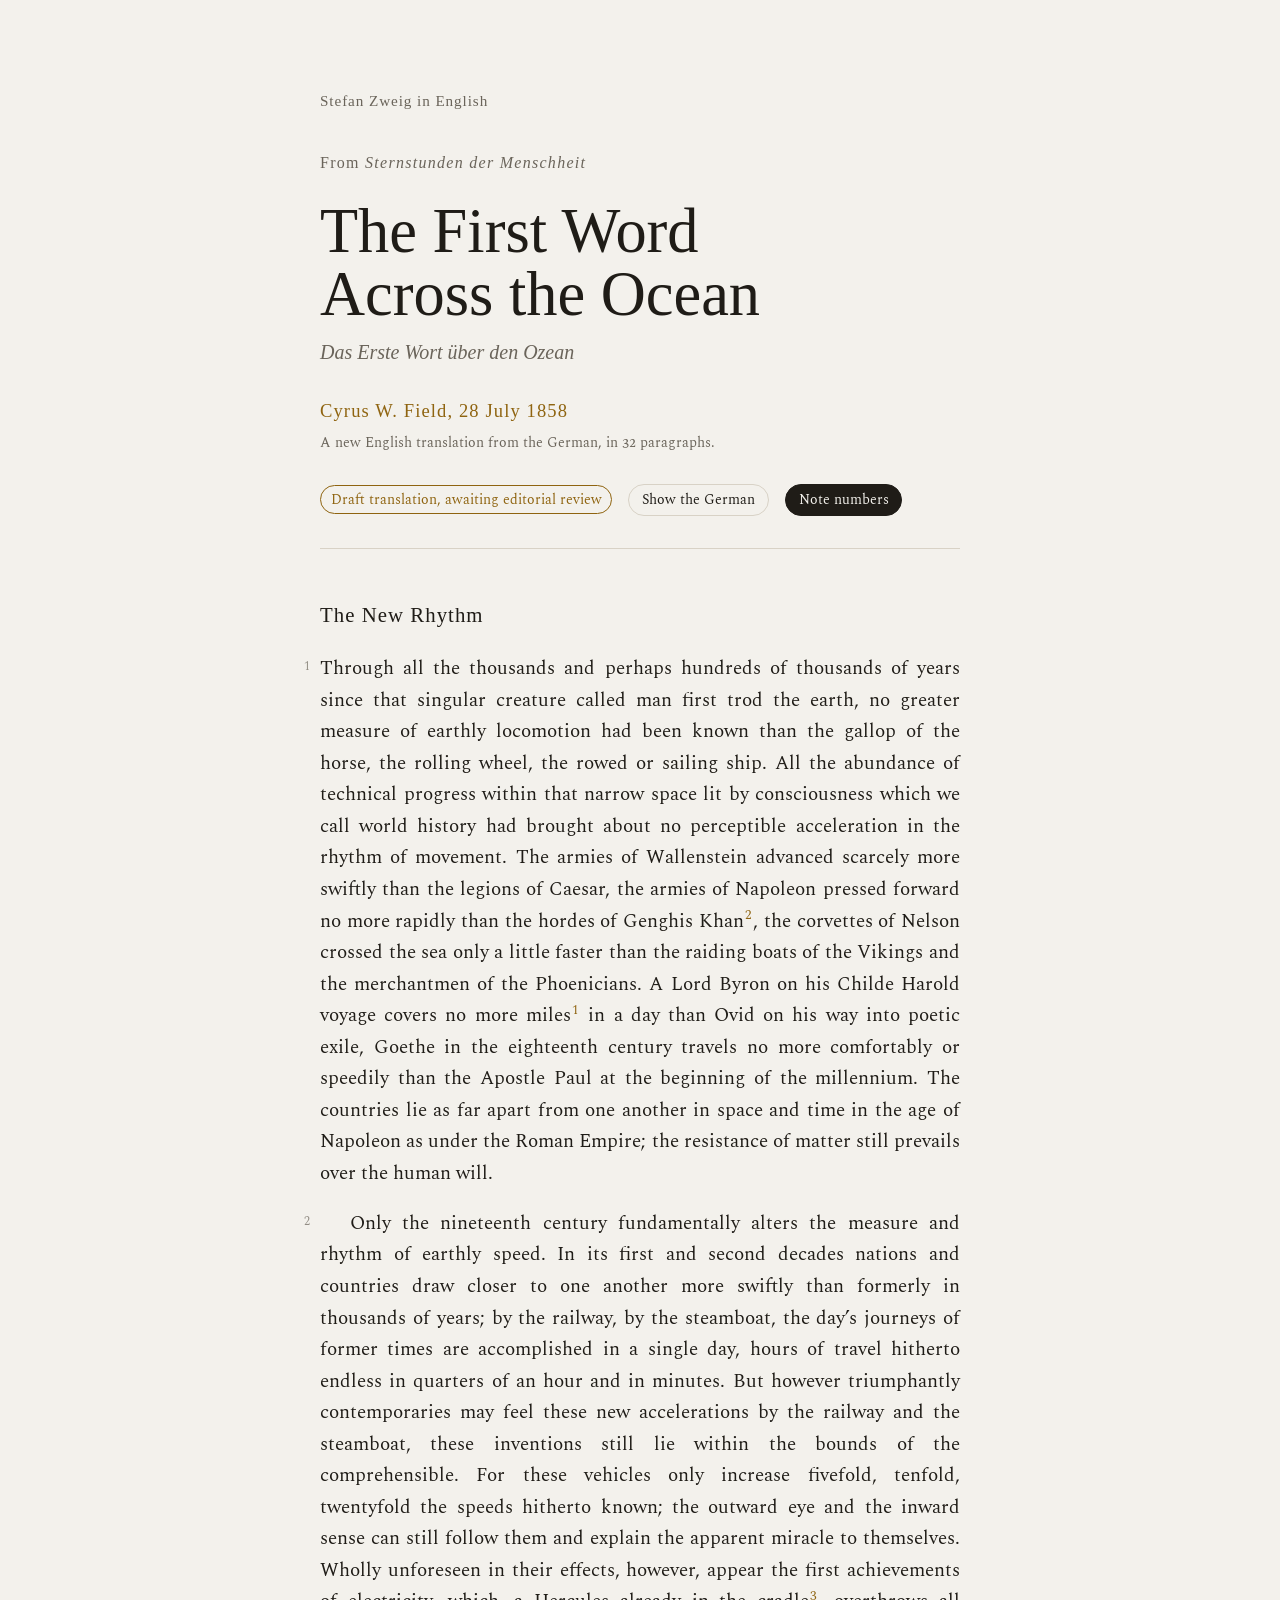
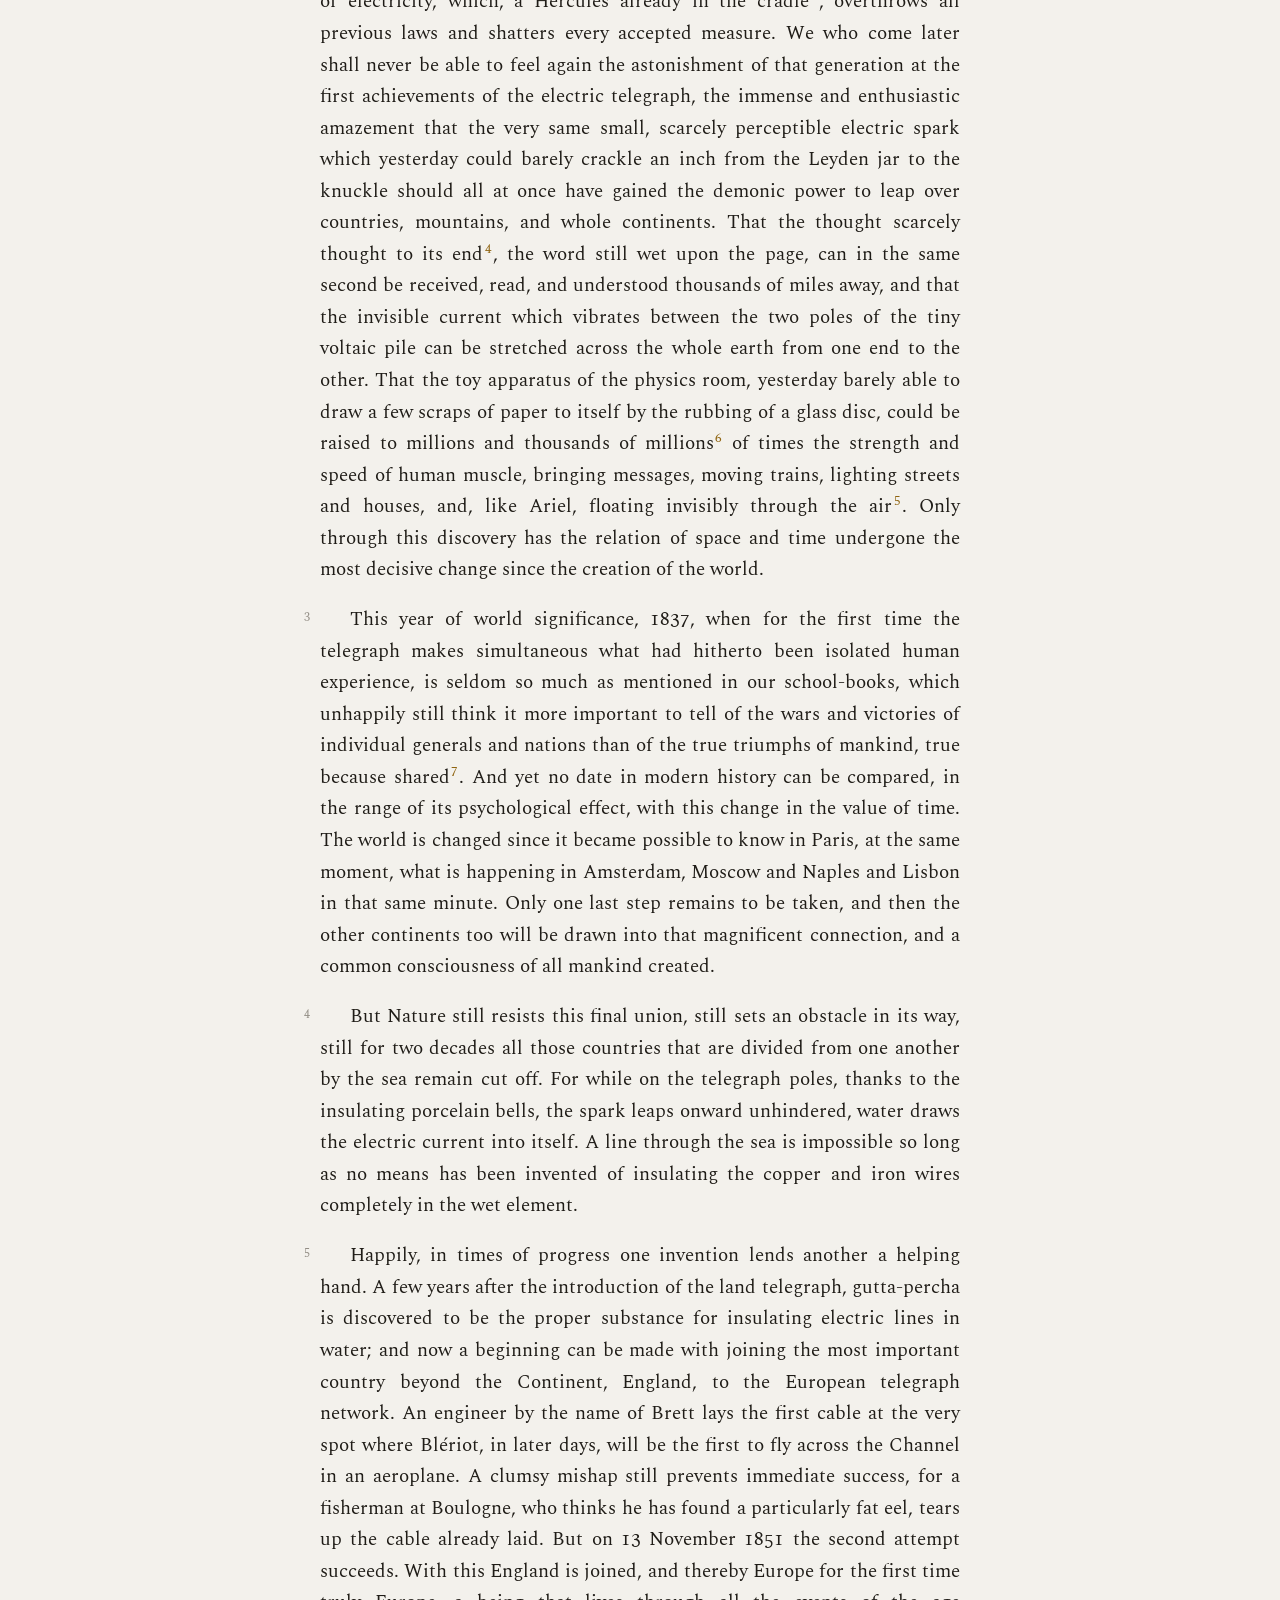
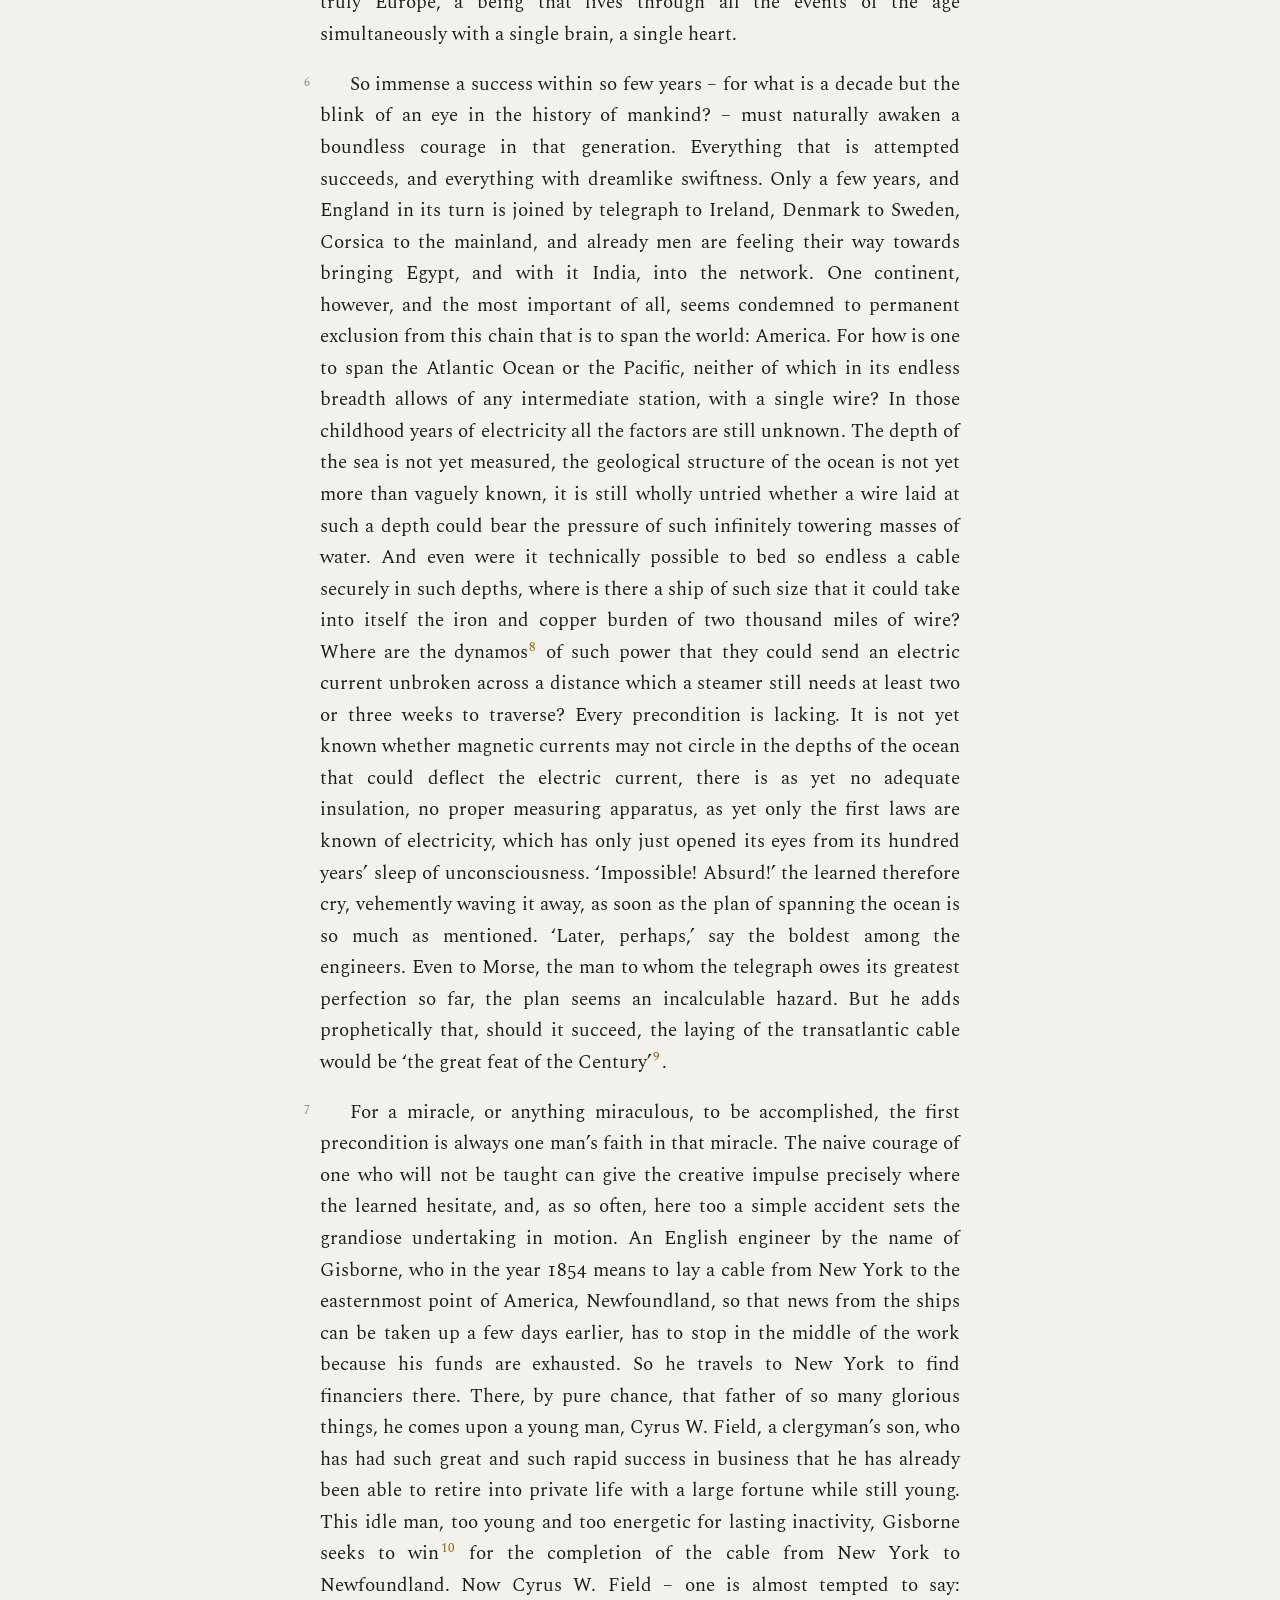
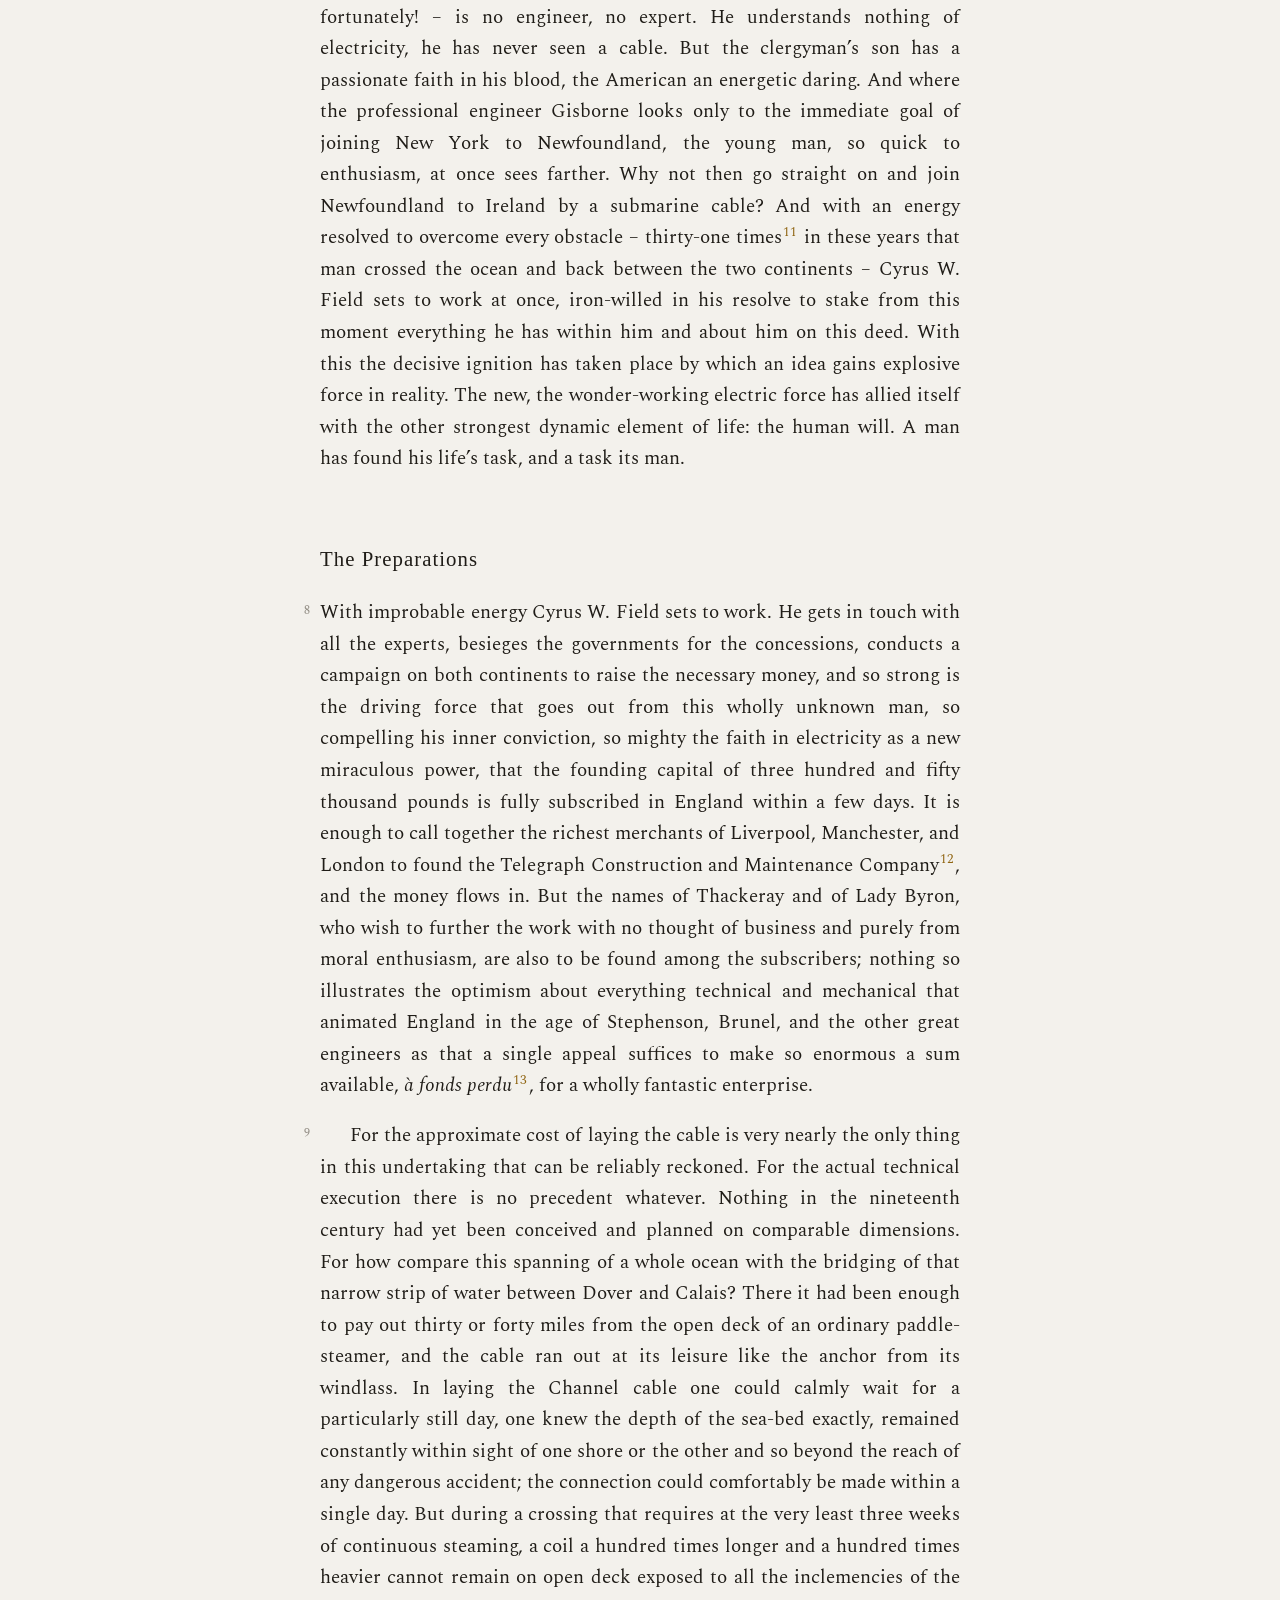
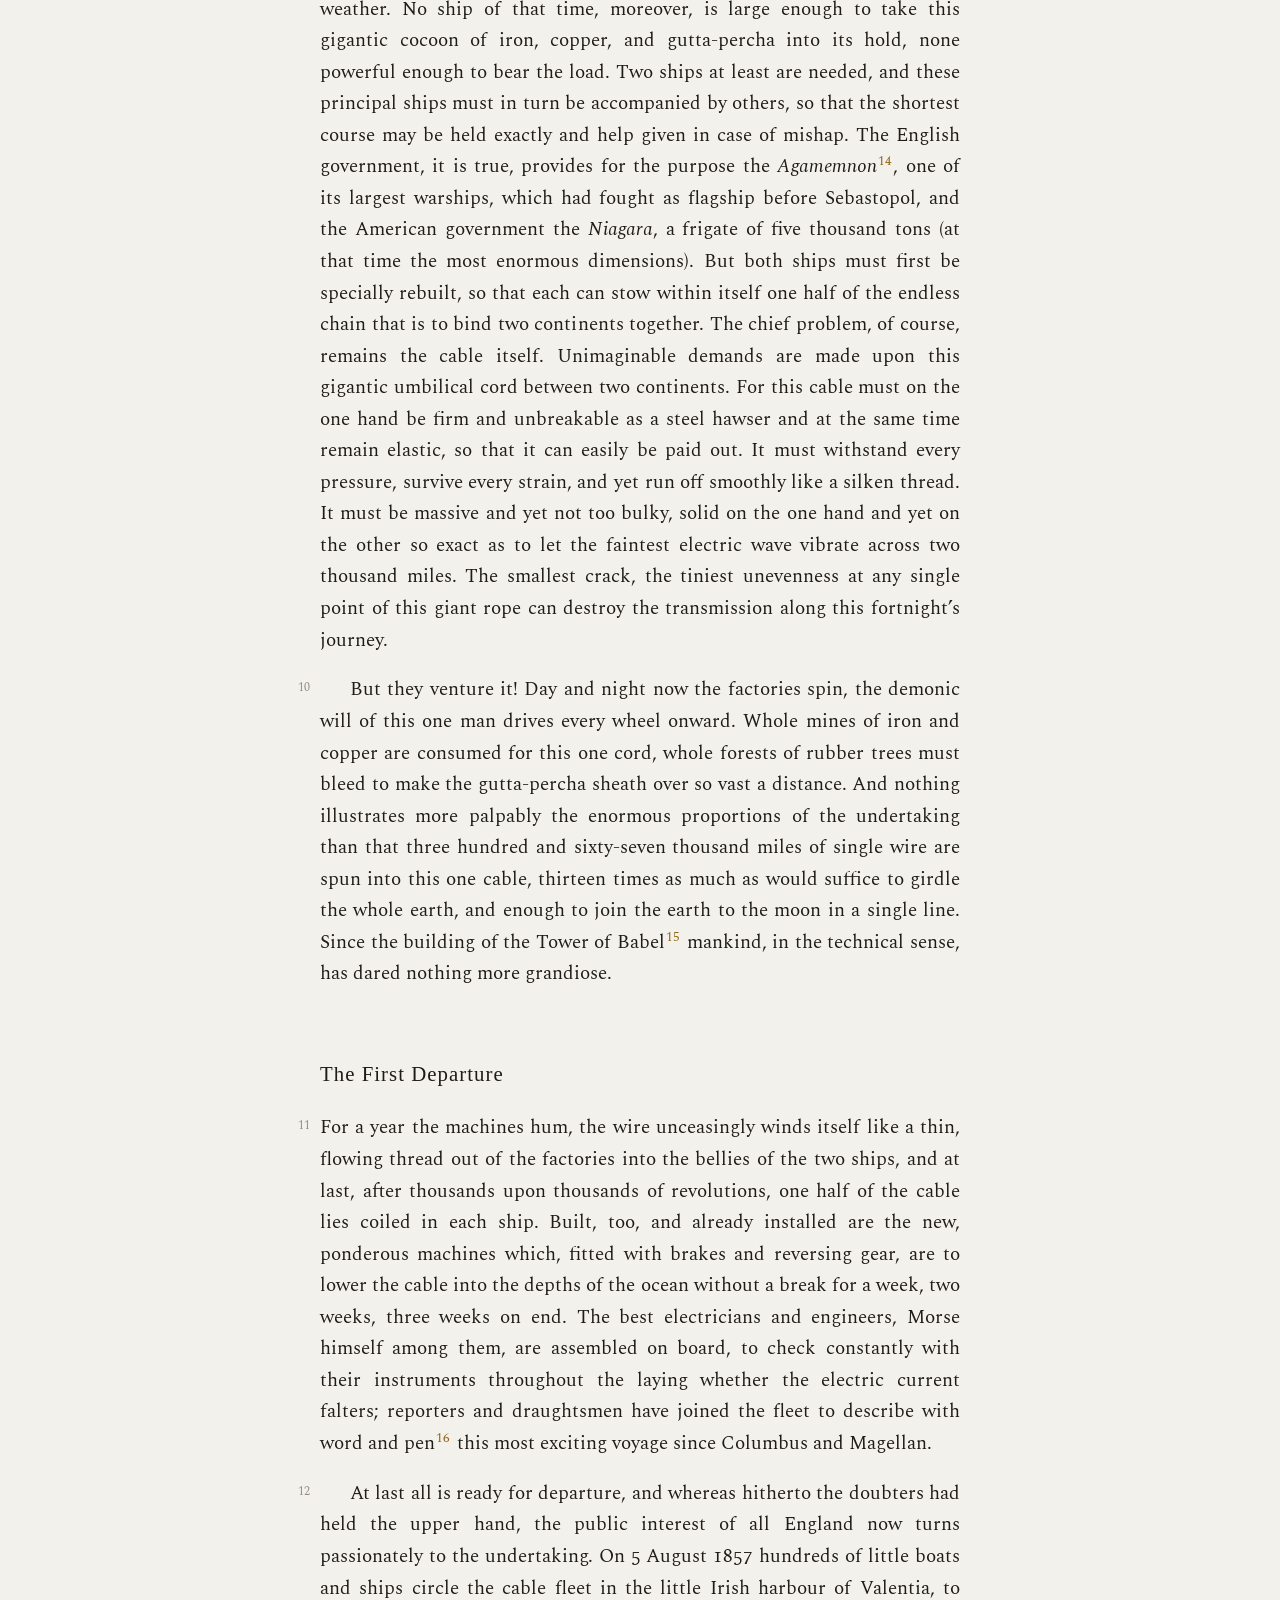
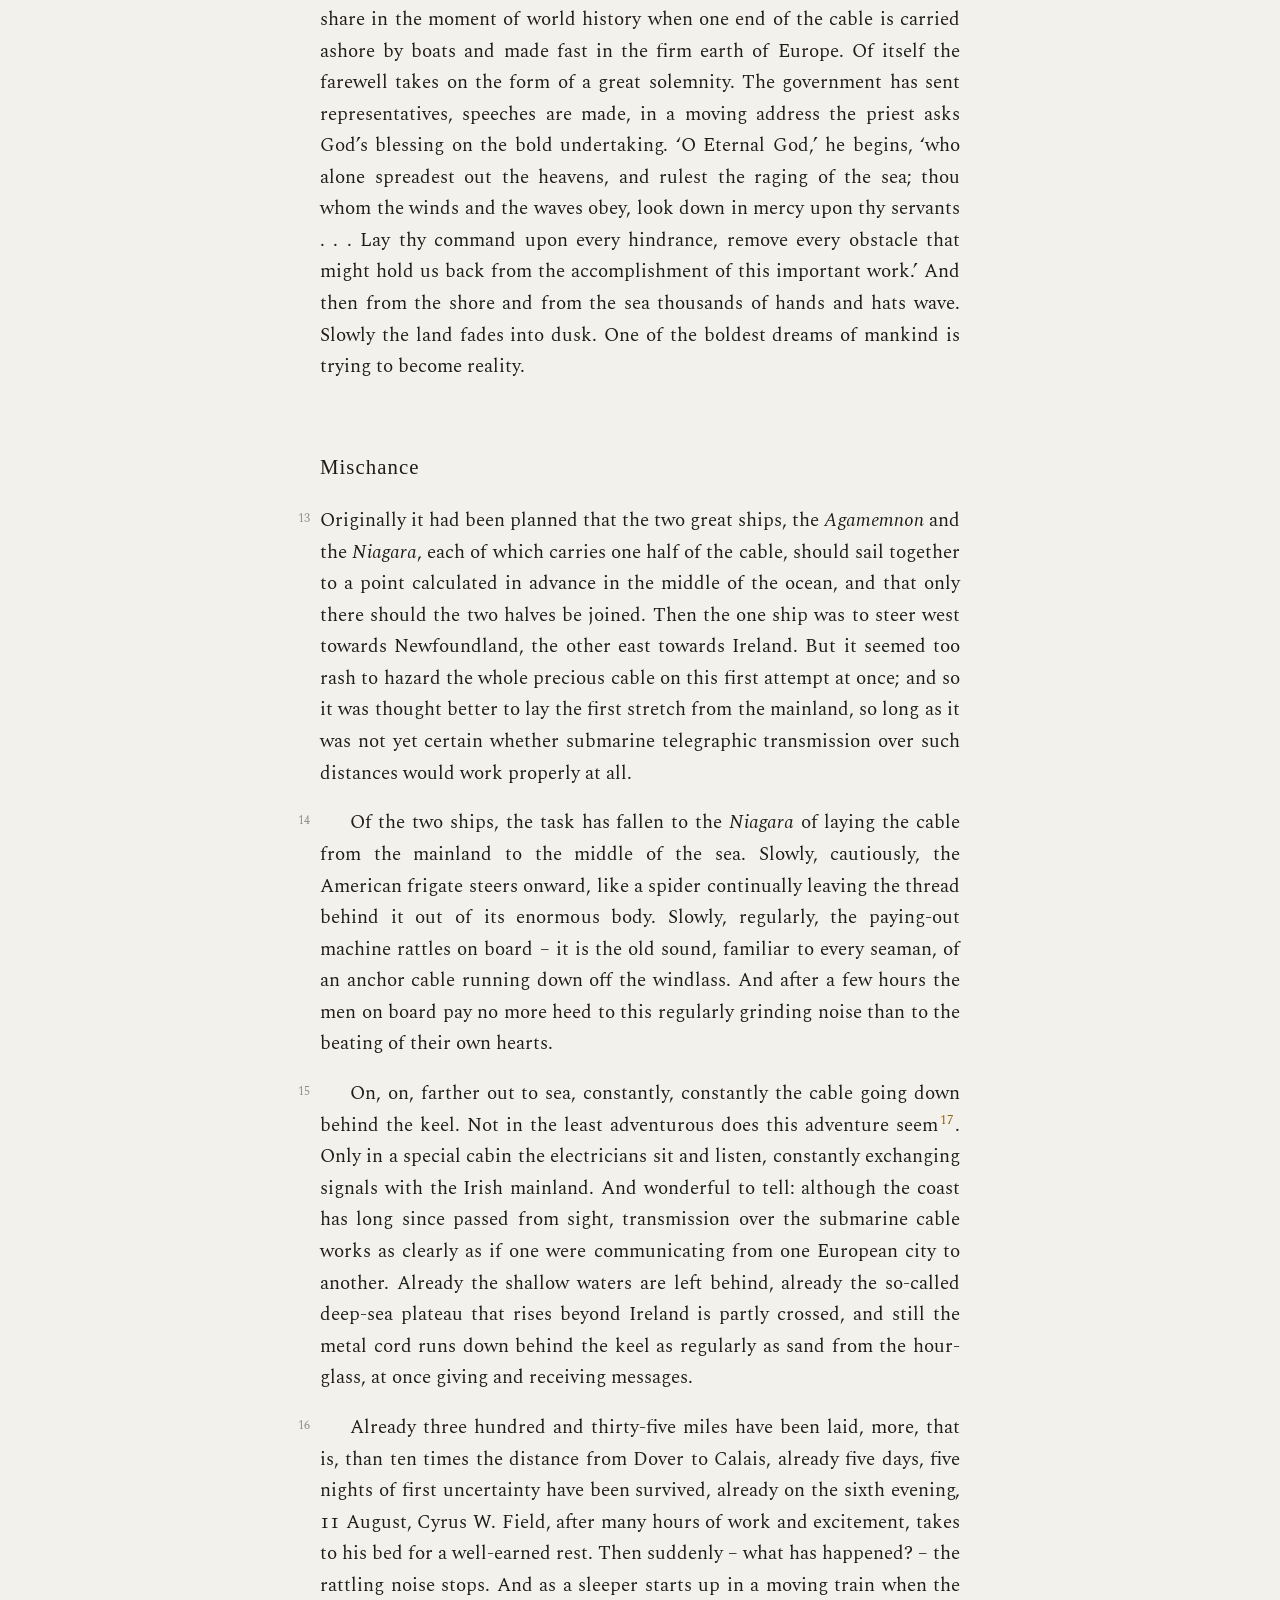
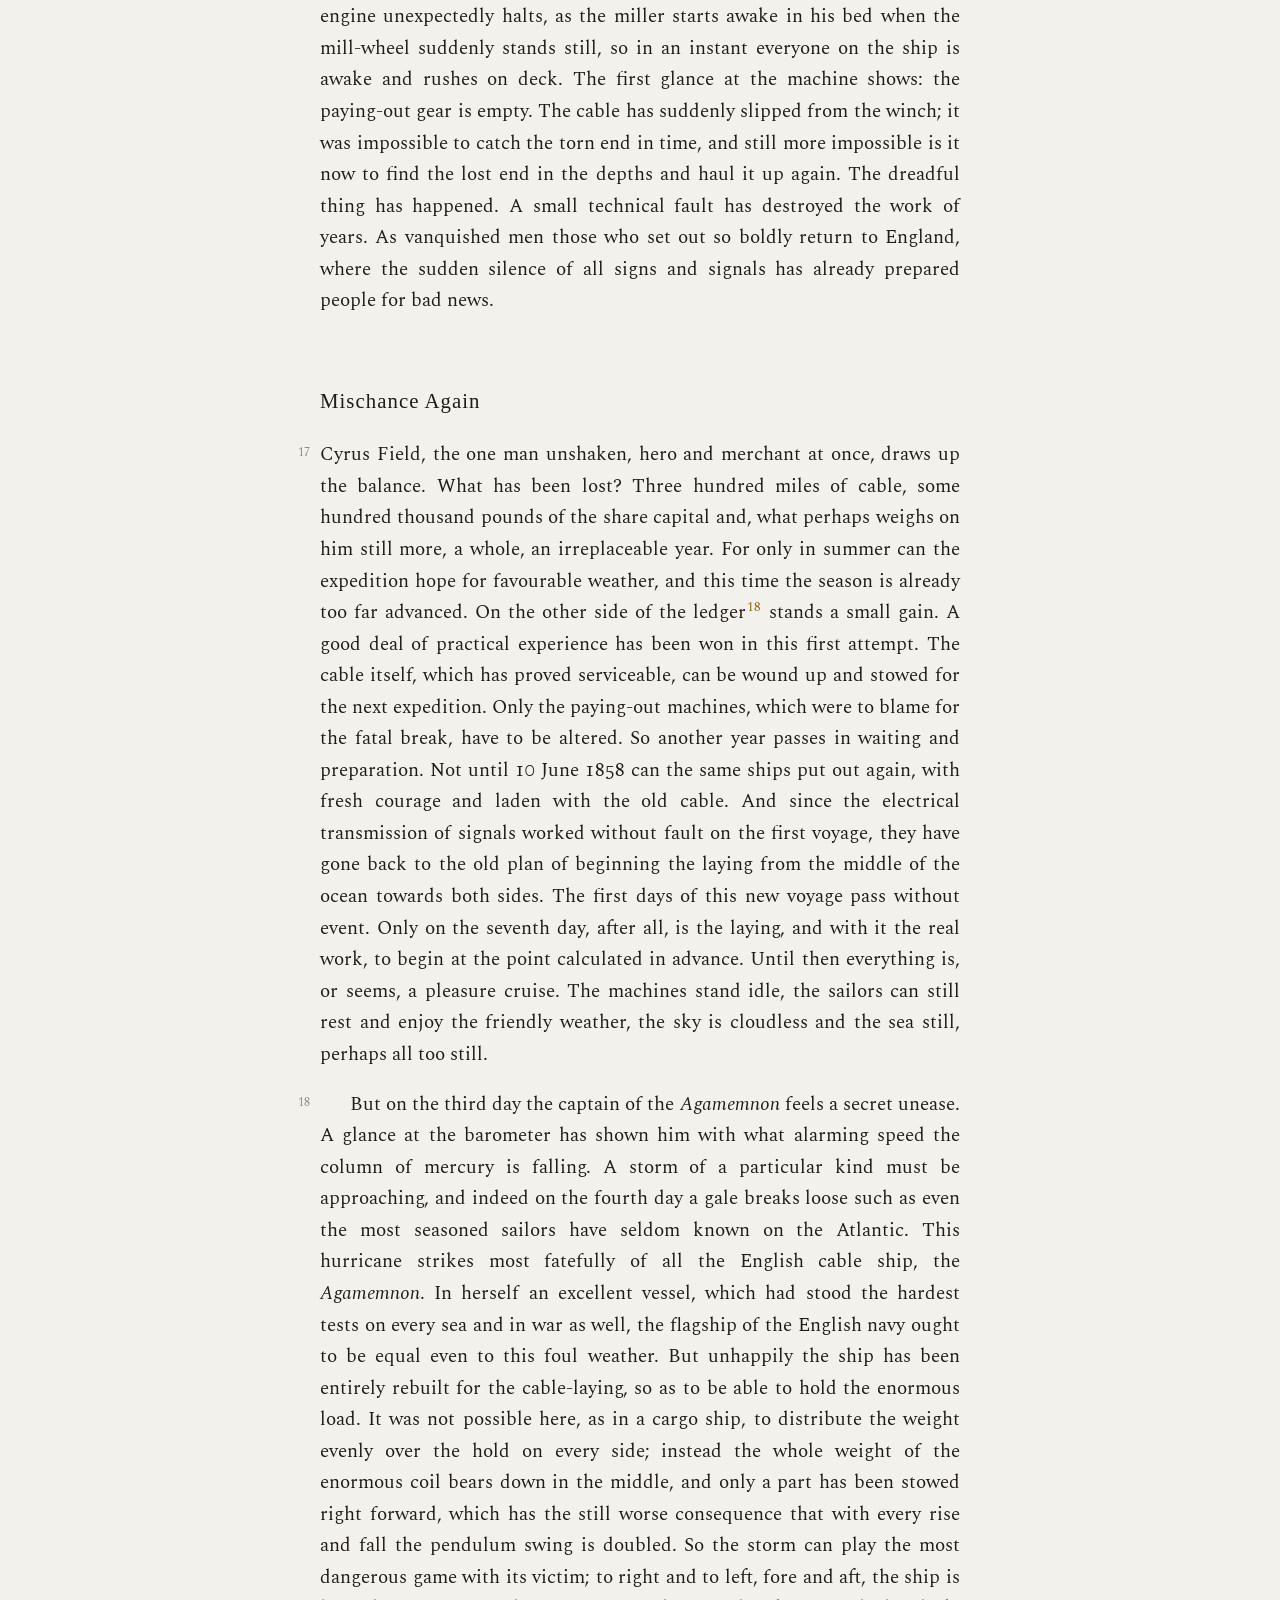
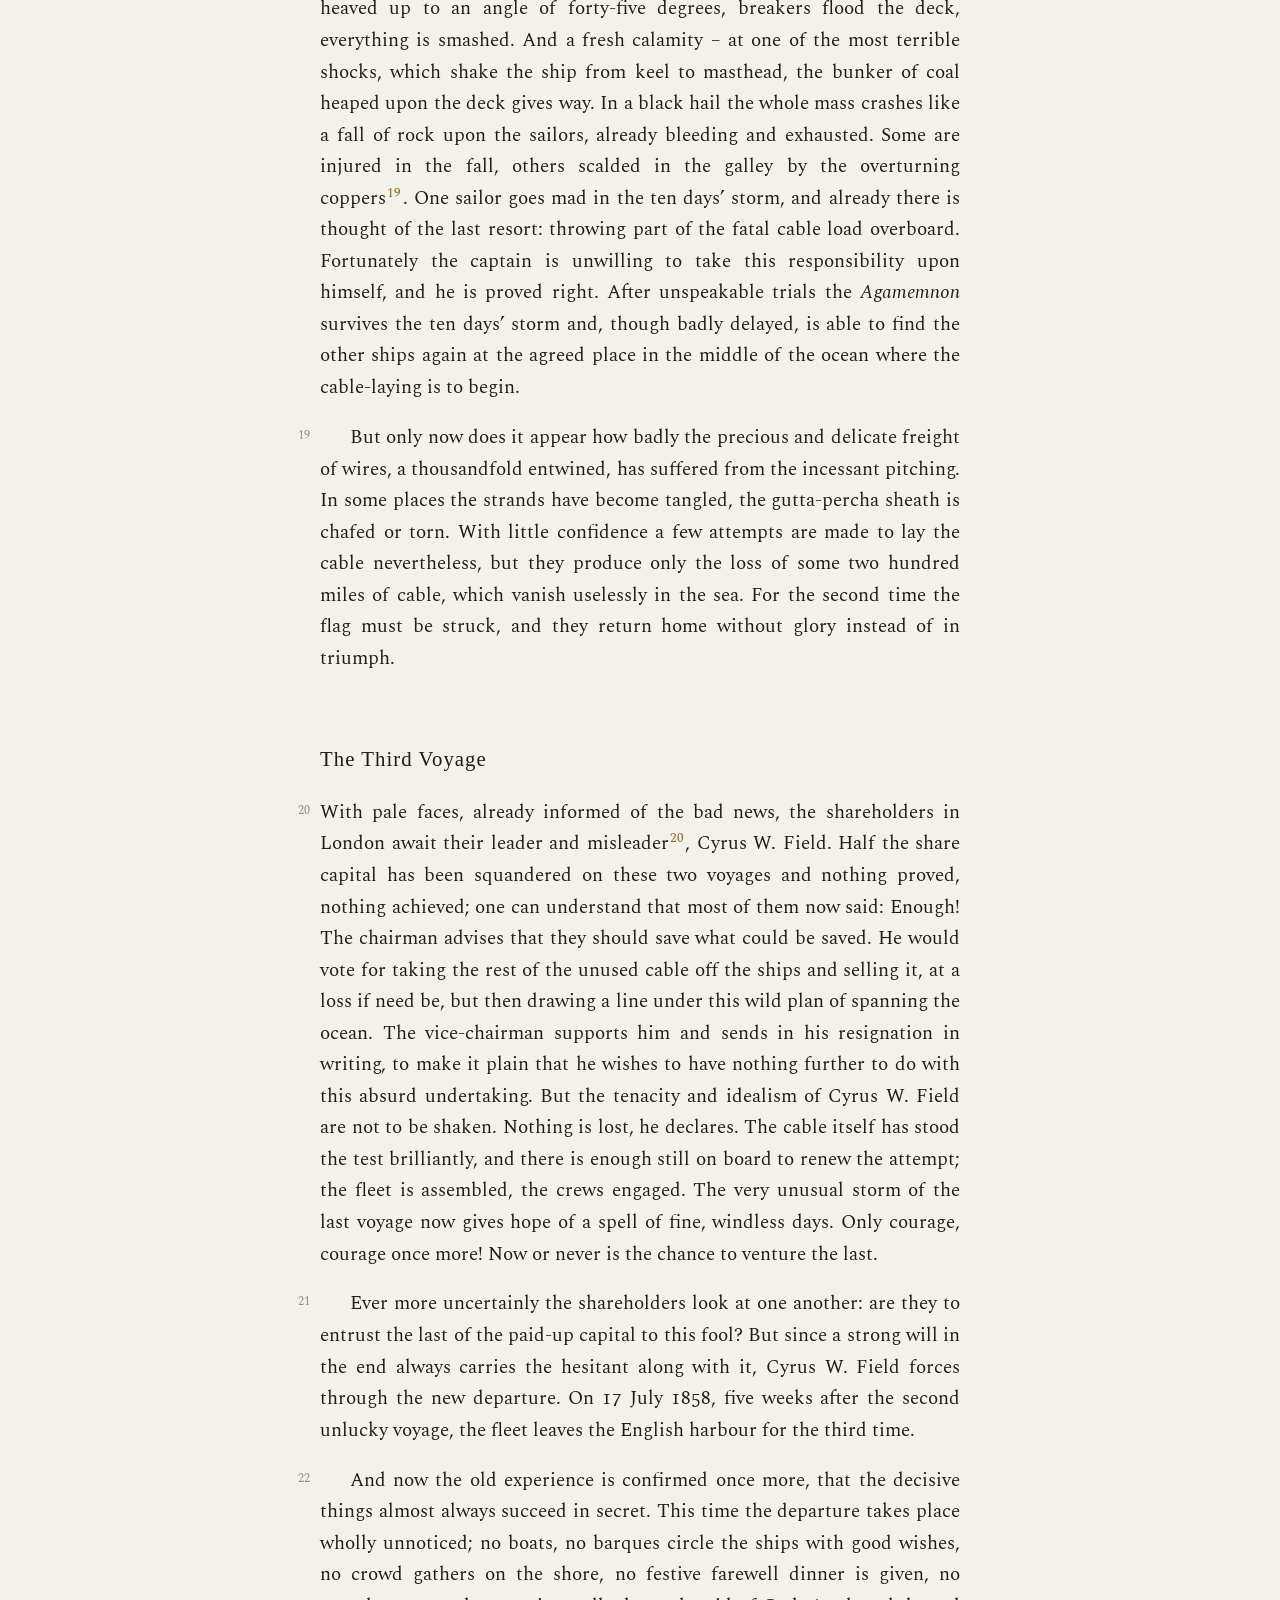
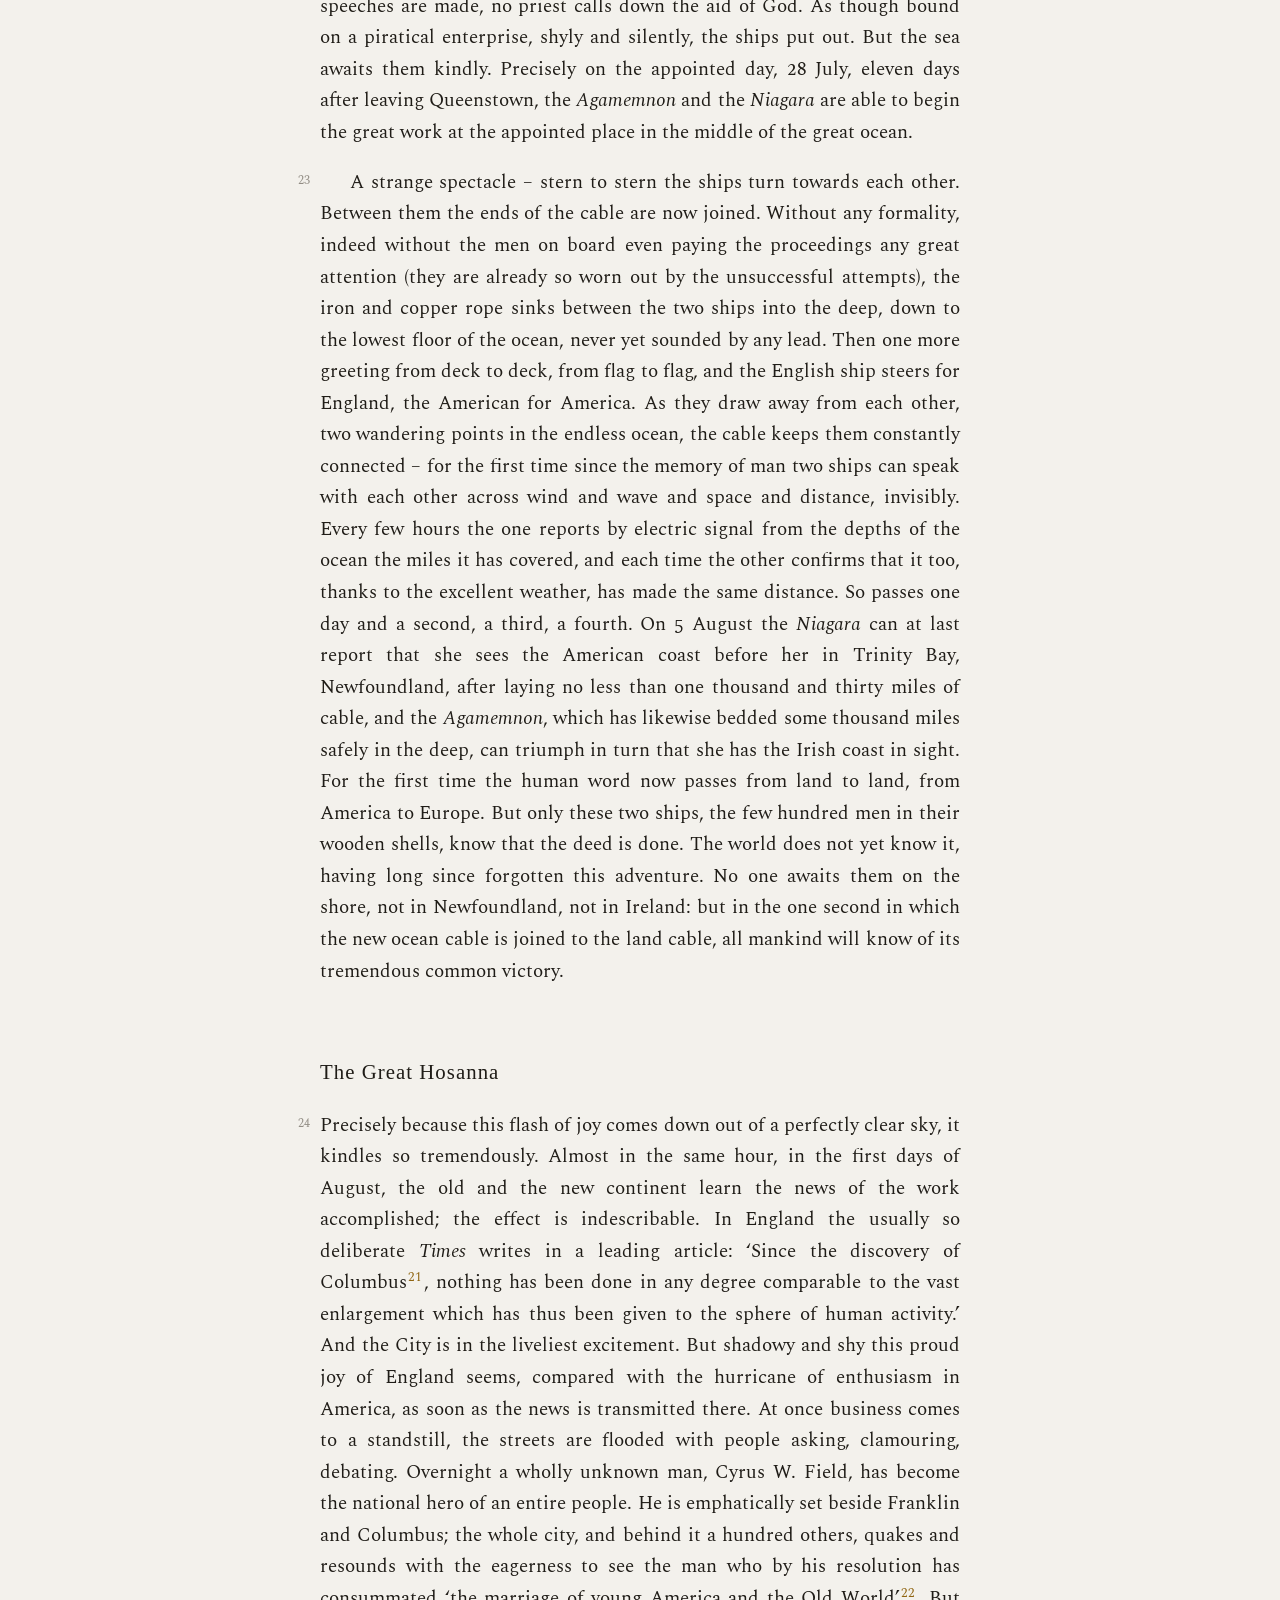
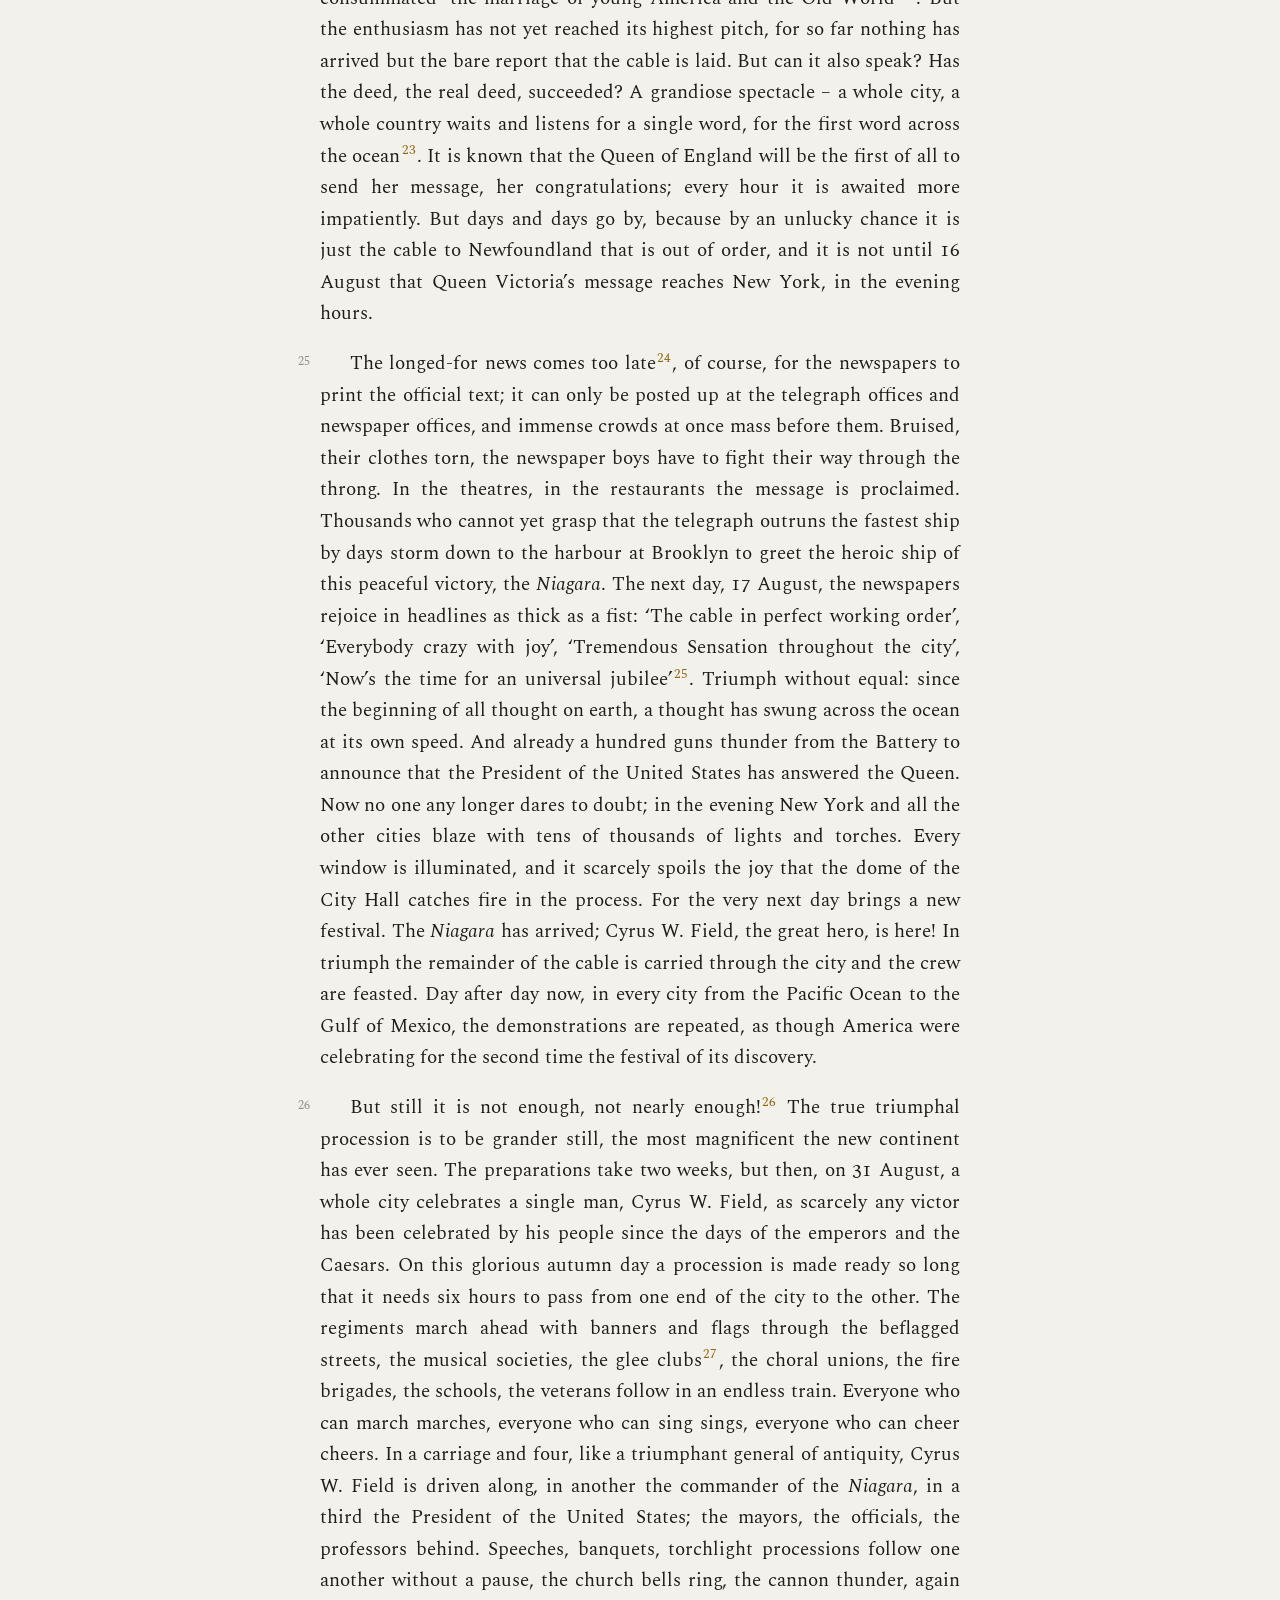
<file: zweig/site/first-word-across-the-ocean.html>
<!doctype html>
<html lang="en-GB">
<head>
<meta charset="utf-8">
<meta name="viewport" content="width=device-width, initial-scale=1, viewport-fit=cover">
<!--HEAD-->
<title>The First Word Across the Ocean</title>
<meta name="claude:viewport-fit-sides" content="cover">
<meta name="description" content="Stefan Zweig, ‘Das Erste Wort über den Ozean’: A retired merchant who has never seen a cable sets out to join Europe and America by telegraph, and is cheered and cursed within a single month.">
<link rel="preconnect" href="https://fonts.googleapis.com">
<link rel="preconnect" href="https://fonts.gstatic.com" crossorigin>
<link rel="stylesheet" href="https://fonts.googleapis.com/css2?family=IM+Fell+English:ital@0;1&family=IM+Fell+English+SC&family=Spectral:ital,wght@0,400;0,600;1,400&display=swap">
<style>
/* Layout: one reading column of book prose; switching on the German opens a
   facing-page second column on wide screens, stacked beneath on phones. */
:root {
  --paper: #f3f1ec;      /* assay-paper, a touch cool */
  --ink: #1f1c17;
  --muted: #6a645a;
  --rule: #d8d2c6;
  --gold: #8f6410;       /* the colour of the grains in Marshall's hand */
  --slate: #3f5761;      /* the Sacramento: German text */
  --wash: #e9e4d8;

  --display: 'IM Fell English', 'Iowan Old Style', Georgia, serif;
  --caps: 'IM Fell English SC', 'IM Fell English', Georgia, serif;
  --body: 'Spectral', Georgia, 'Times New Roman', serif;

  --step-0: clamp(1.04rem, 0.98rem + 0.3vw, 1.16rem);
  --step-1: 1.3rem;
  --step-3: clamp(2.3rem, 1.6rem + 3.4vw, 3.9rem);
  --small: 0.86rem;
  --measure: 64ch;
}
@media (prefers-color-scheme: dark) {
  :root:not([data-theme="light"]) {
    --paper: #16140f; --ink: #ebe5d7; --muted: #a39b8b; --rule: #3a352b;
    --gold: #d8a843; --slate: #9fb6bf; --wash: #221f18; color-scheme: dark;
  }
}
:root[data-theme="dark"] {
  --paper: #16140f; --ink: #ebe5d7; --muted: #a39b8b; --rule: #3a352b;
  --gold: #d8a843; --slate: #9fb6bf; --wash: #221f18; color-scheme: dark;
}

* { box-sizing: border-box; }
body {
  margin: 0;
  background: var(--paper);
  color: var(--ink);
  font-family: var(--body);
  font-size: var(--step-0);
  line-height: 1.7;
  padding-left: max(16px, env(safe-area-inset-left, 0px));
  padding-right: max(16px, env(safe-area-inset-right, 0px));
  text-rendering: optimizeLegibility;
  font-variant-numeric: oldstyle-nums;
}
a { color: var(--gold); text-underline-offset: 0.18em; }
a:focus-visible, button:focus-visible { outline: 2px solid var(--gold); outline-offset: 3px; border-radius: 2px; }

.wrap { max-width: var(--measure); margin: 0 auto; }
body.show-de .wrap.story { max-width: 76rem; }

/* ── Title page ── */
header.title {
  padding-block: clamp(2.5rem, 7vw, 5.5rem) 2rem;
  border-bottom: 1px solid var(--rule);
  margin-bottom: 2.5rem;
}
.eyebrow {
  font-family: var(--caps);
  letter-spacing: 0.08em;
  color: var(--muted);
  font-size: 1rem;
  margin: 0 0 1.4rem;
}
h1 {
  font-family: var(--display);
  font-weight: 400;
  font-size: var(--step-3);
  line-height: 1.02;
  margin: 0;
  text-wrap: balance;
}
.subtitle { font-family: var(--display); font-style: italic; color: var(--muted); font-size: 1.25rem; margin: 0.6rem 0 0; }
.dateline { font-family: var(--caps); letter-spacing: 0.06em; margin: 1.6rem 0 0; color: var(--gold); }
.byline { margin: 0.3rem 0 0; color: var(--muted); font-size: var(--small); }

.controls { display: flex; flex-wrap: wrap; gap: 0.6rem 1rem; align-items: center; margin-top: 1.8rem; }
.status {
  font-size: var(--small);
  border: 1px solid var(--gold);
  color: var(--gold);
  padding: 0.12rem 0.6rem;
  border-radius: 999px;
}
.toggle {
  font: inherit; font-size: var(--small);
  background: transparent; color: var(--ink);
  border: 1px solid var(--rule); border-radius: 999px;
  padding: 0.22rem 0.8rem; cursor: pointer;
}
.toggle[aria-pressed="true"] { background: var(--ink); color: var(--paper); border-color: var(--ink); }

/* ── Story ── */
.part { margin-bottom: 1.2rem; }
.part-head {
  margin: 3rem 0 1.3rem;
  display: flex; flex-wrap: wrap; gap: 0.2rem 1.2rem; align-items: baseline;
}
.part-head .en { font-family: var(--caps); font-weight: 400; font-size: var(--step-1); letter-spacing: 0.05em; }
.part-head .de { font-family: var(--display); font-style: italic; font-weight: 400; font-size: 1rem; color: var(--slate); display: none; }
body.show-de .part-head .de { display: inline; }

.pair { position: relative; display: grid; grid-template-columns: minmax(0, 1fr); gap: 0.4rem 3rem; }
.pair p { margin: 0 0 1.15rem; hyphens: auto; min-width: 0; }
.pair .en { text-align: justify; text-justify: inter-word; }
.pair + .pair .en { text-indent: 1.6em; }
.pair .de { display: none; color: var(--slate); font-size: 0.94em; }
body.show-de .pair .de { display: block; }
body.show-de .pair .en { text-indent: 0; }
@media (min-width: 60rem) {
  body.show-de .pair { grid-template-columns: minmax(0, 1fr) minmax(0, 1fr); }
  body.show-de .pair .de { border-left: 1px solid var(--rule); padding-left: 1.5rem; }
}
@media (max-width: 59.99rem) {
  body.show-de .pair .de { padding: 0.6rem 0.8rem; background: var(--wash); border-radius: 3px; margin-bottom: 1.6rem; }
}

.pnum {
  position: absolute; left: -2.6rem; top: 0.25rem; width: 2rem; text-align: right;
  font-size: 0.72rem; color: var(--muted); text-decoration: none; font-variant-numeric: lining-nums tabular-nums;
  opacity: 0.7;
}
@media (max-width: 52rem) { .pnum { display: none; } }

sup.nref { line-height: 0; font-size: 0.68em; font-variant-numeric: lining-nums; }
sup.nref a { text-decoration: none; padding: 0 0.1em; }
body.hide-notes sup.nref { display: none; }

/* ── Back matter ── */
.back-matter { border-top: 1px solid var(--rule); margin-top: 3rem; padding-block: 1rem 3rem; }
.back-matter h2 { font-family: var(--caps); font-weight: 400; font-size: var(--step-1); letter-spacing: 0.05em; margin: 2.2rem 0 0.8rem; }
.notes { padding-left: 1.6rem; font-size: 0.92rem; line-height: 1.6; }
.notes li { margin-bottom: 0.7rem; }
.notes li::marker { color: var(--gold); font-variant-numeric: lining-nums; }
.notes li:target { background: var(--wash); outline: 6px solid var(--wash); }
.notes .kind { font-family: var(--caps); letter-spacing: 0.05em; color: var(--muted); font-size: 0.85em; }
.notes .span { font-style: italic; }
.notes .back { text-decoration: none; margin-left: 0.2rem; }
.principles { padding-left: 1.2rem; font-size: 0.95rem; }
.principles li { margin-bottom: 0.45rem; }
.back-matter p { font-size: 0.95rem; }
footer { color: var(--muted); font-size: var(--small); border-top: 1px solid var(--rule); padding-block: 1.2rem 2.5rem; }

@media (prefers-reduced-motion: no-preference) { html { scroll-behavior: smooth; } }

/* ── Navigation and contents ── */
.crumbs { font-family: var(--caps); letter-spacing: 0.06em; font-size: 0.95rem; margin: 0 0 2.2rem; }
.crumbs a { color: var(--muted); text-decoration: none; }
.crumbs a:hover { color: var(--gold); }
.pager { display: flex; flex-wrap: wrap; justify-content: space-between; gap: 0.5rem 1.5rem; }
.pager a { text-decoration: none; }
.contents { list-style: none; padding: 0; margin: 0 0 3rem; display: grid; gap: 2.4rem; }
.contents li { display: grid; grid-template-columns: 2.4rem minmax(0, 1fr); gap: 0 1rem; }
.contents .num { font-family: var(--display); font-size: 1.6rem; color: var(--gold); line-height: 1.2; font-variant-numeric: oldstyle-nums; }
.contents h2 { font-family: var(--display); font-weight: 400; font-size: 1.75rem; line-height: 1.15; margin: 0; text-wrap: balance; }
.contents h2 a { color: var(--ink); text-decoration: none; }
.contents h2 a:hover { color: var(--gold); }
.contents .de { font-family: var(--display); font-style: italic; color: var(--muted); margin: 0.15rem 0 0; }
.contents .line { font-family: var(--caps); letter-spacing: 0.05em; color: var(--gold); font-size: 0.95rem; margin: 0.6rem 0 0; }
.contents .blurb { margin: 0.4rem 0 0; }
.contents .meta { margin: 0.35rem 0 0; color: var(--muted); font-size: var(--small); }
.intro { font-size: 1.05em; }

</style>
</head>
<body>
<div class="wrap">
  <header class="title">
    <nav class="crumbs"><a href="index.html">Stefan Zweig in English</a></nav>
    <p class="eyebrow">From <i>Sternstunden der Menschheit</i></p>
    <h1>The First Word Across the Ocean</h1>
    <p class="subtitle" lang="de">Das Erste Wort über den Ozean</p>
    <p class="dateline">Cyrus W. Field, 28 July 1858</p>
    <p class="byline">A new English translation from the German, in 32 paragraphs.</p>
    <div class="controls">
      <span class="status">Draft translation, awaiting editorial review</span>
      <button class="toggle" id="toggle-de" type="button" aria-pressed="false">Show the German</button>
      <button class="toggle" id="toggle-notes" type="button" aria-pressed="true">Note numbers</button>
    </div>
  </header>
</div>

<main class="wrap story">
<section class="part"><h2 class="part-head"><span class="en">The New Rhythm</span><span class="de" lang="de">Der neue Rhythmus</span></h2>
<div class="pair" id="p01"><p class="en">Through all the thousands and perhaps hundreds of thousands of years since that singular creature called man first trod the earth, no greater measure of earthly locomotion had been known than the gallop of the horse, the rolling wheel, the rowed or sailing ship. All the abundance of technical progress within that narrow space lit by consciousness which we call world history had brought about no perceptible acceleration in the rhythm of movement. The armies of Wallenstein advanced scarcely more swiftly than the legions of Caesar, the armies of Napoleon pressed forward no more rapidly than the hordes of Genghis Khan<sup class="nref" id="nref-2"><a href="#note-2" aria-label="Note 2">2</a></sup>, the corvettes of Nelson crossed the sea only a little faster than the raiding boats of the Vikings and the merchantmen of the Phoenicians. A Lord Byron on his Childe Harold voyage covers no more miles<sup class="nref" id="nref-1"><a href="#note-1" aria-label="Note 1">1</a></sup> in a day than Ovid on his way into poetic exile, Goethe in the eighteenth century travels no more comfortably or speedily than the Apostle Paul at the beginning of the millennium. The countries lie as far apart from one another in space and time in the age of Napoleon as under the Roman Empire; the resistance of matter still prevails over the human will.</p><p class="de" lang="de">Während all der Tausende und vielleicht Hunderttausende von Jahren, seit das sonderbare Wesen, genannt Mensch, die Erde beschreitet, hatte kein anderes Höchstmaß irdischer Fortbewegung gegolten als der Lauf des Pferdes, das rollende Rad, das geruderte oder segelnde Schiff. Alle die Fülle des technischen Fortschritts innerhalb jenes schmalen, vom Bewußtsein belichteten Raumes, den wir Weltgeschichte nennen, hatte keine merkbare Beschleunigung im Rhythmus der Bewegung gezeitigt. Die Armeen Wallensteins kamen kaum rascher vorwärts als die Legionen Cäsars, die Armeen Napoleons brachen nicht rapider vor als die Horden Dschingis-Khans, die Korvetten Nelsons durchquerten das Meer nur um weniges rascher als die Raubboote der Wikinger und die Handelsschiffe der Phönizier. Ein Lord Byron bewältigt auf seiner Childe-Harold-Fahrt nicht mehr Meilen im Tag als Ovidius auf seinem Wege ins poetische Exil, Goethe reist im achtzehnten Jahrhundert nicht wesentlich bequemer oder geschwinder als der Apostel Paulus zu Anfang des Jahrtausends. Unverändert weit liegen die Länder in Raum und Zeit voneinander geschieden im Zeitalter Napoleons wie unter dem römischen Imperium; noch obsiegt der Widerstand der Materie über den menschlichen Willen.</p><a class="pnum" href="#p01" aria-label="Paragraph 1">1</a></div>
<div class="pair" id="p02"><p class="en">Only the nineteenth century fundamentally alters the measure and rhythm of earthly speed. In its first and second decades nations and countries draw closer to one another more swiftly than formerly in thousands of years; by the railway, by the steamboat, the day’s journeys of former times are accomplished in a single day, hours of travel hitherto endless in quarters of an hour and in minutes. But however triumphantly contemporaries may feel these new accelerations by the railway and the steamboat, these inventions still lie within the bounds of the comprehensible. For these vehicles only increase fivefold, tenfold, twentyfold the speeds hitherto known; the outward eye and the inward sense can still follow them and explain the apparent miracle to themselves. Wholly unforeseen in their effects, however, appear the first achievements of electricity, which, a Hercules already in the cradle<sup class="nref" id="nref-3"><a href="#note-3" aria-label="Note 3">3</a></sup>, overthrows all previous laws and shatters every accepted measure. We who come later shall never be able to feel again the astonishment of that generation at the first achievements of the electric telegraph, the immense and enthusiastic amazement that the very same small, scarcely perceptible electric spark which yesterday could barely crackle an inch from the Leyden jar to the knuckle should all at once have gained the demonic power to leap over countries, mountains, and whole continents. That the thought scarcely thought to its end<sup class="nref" id="nref-4"><a href="#note-4" aria-label="Note 4">4</a></sup>, the word still wet upon the page, can in the same second be received, read, and understood thousands of miles away, and that the invisible current which vibrates between the two poles of the tiny voltaic pile can be stretched across the whole earth from one end to the other. That the toy apparatus of the physics room, yesterday barely able to draw a few scraps of paper to itself by the rubbing of a glass disc, could be raised to millions and thousands of millions<sup class="nref" id="nref-6"><a href="#note-6" aria-label="Note 6">6</a></sup> of times the strength and speed of human muscle, bringing messages, moving trains, lighting streets and houses, and, like Ariel, floating invisibly through the air<sup class="nref" id="nref-5"><a href="#note-5" aria-label="Note 5">5</a></sup>. Only through this discovery has the relation of space and time undergone the most decisive change since the creation of the world.</p><p class="de" lang="de">Erst das neunzehnte Jahrhundert verändert fundamental Maß und Rhythmus der irdischen Geschwindigkeit. In seinem ersten und zweiten Jahrzehnt rücken die Völker, die Länder rascher aneinander als vordem in Jahrtausenden; durch die Eisenbahn, durch das Dampfboot werden Tagereisen von vordem in einem einzigen Tag, bisher endlose Reisestunden in Viertelstunden und Minuten bewältigt. Aber so triumphal auch von den Zeitgenossen diese neuen Beschleunigungen durch die Eisenbahn und das Dampfboot empfunden werden, diese Erfindungen liegen immerhin noch im Bereich der Faßbarkeit. Denn diese Vehikel verfünffachen, verzehnfachen, verzwanzigfachen doch nur die bisher gekannten Geschwindigkeiten, der äußere Blick und der innere Sinn vermag ihnen noch zu folgen und sich das scheinbare Wunder zu erklären. Völlig unvermutet aber in ihren Auswirkungen erscheinen die ersten Leistungen der Elektrizität, die, ein Herkules schon in der Wiege, alle bisherigen Gesetze umstößt, alle gültigen Maße zertrümmert. Nie werden wir Späteren das Staunen jener Generation über die ersten Leistungen des elektrischen Telegraphen nachzufühlen vermögen, die ungeheure und begeisterte Verblüffung, daß eben derselbe kleine, kaum fühlbare elektrische Funke, der gestern von der Leidener Flasche gerade noch einen Zoll weit bis zum Fingerknöchel hinüberzuknistern vermochte, mit einmal die dämonische Kraft gewonnen hat, Länder, Berge und ganze Erdteile zu überspringen. Daß der noch kaum zu Ende gedachte Gedanke, das noch feucht hingeschriebene Wort in derselben Sekunde schon Tausende Meilen weit empfangen, gelesen, verstanden werden kann und daß der unsichtbare Strom, der zwischen den beiden Polen der winzigen Voltaschen Säule schwingt, ausgespannt zu werden vermag über die ganze Erde von ihrem einen bis zum andern Ende. Daß der Spielzeugapparat der Physikstube, gestern gerade noch fähig, durch Reibung einer Glasscheibe ein paar Papierstückchen an sich zu ziehen, potenziert werden könnte zum Millionenfachen und Milliardenfachen menschlicher Muskelkraft und Geschwindigkeit, Botschaften bringend, Bahnen bewegend, Straßen und Häuser mit Licht erhellend und wie Ariel unsichtbar die Luft durchschwebend. Erst durch diese Entdeckung hat die Relation von Raum und Zeit die entscheidendste Umstellung seit Erschaffung der Welt erfahren.</p><a class="pnum" href="#p02" aria-label="Paragraph 2">2</a></div>
<div class="pair" id="p03"><p class="en">This year of world significance, 1837, when for the first time the telegraph makes simultaneous what had hitherto been isolated human experience, is seldom so much as mentioned in our school-books, which unhappily still think it more important to tell of the wars and victories of individual generals and nations than of the true triumphs of mankind, true because shared<sup class="nref" id="nref-7"><a href="#note-7" aria-label="Note 7">7</a></sup>. And yet no date in modern history can be compared, in the range of its psychological effect, with this change in the value of time. The world is changed since it became possible to know in Paris, at the same moment, what is happening in Amsterdam, Moscow and Naples and Lisbon in that same minute. Only one last step remains to be taken, and then the other continents too will be drawn into that magnificent connection, and a common consciousness of all mankind created.</p><p class="de" lang="de">Dieses weltbedeutsame Jahr 1837, da zum erstenmal der Telegraph das bisher isolierte menschliche Erleben gleichzeitig macht, wird selten in unseren Schulbüchern auch nur vermerkt, die es leider noch immer für wichtiger halten, von Kriegen und Siegen einzelner Feldherren und Nationen zu erzählen statt von den wahrhaften, weil gemeinsamen Triumphen der Menschheit. Und doch ist kein Datum der neueren Geschichte an psychologischer Weitwirkung dieser Umstellung des Zeitwertes zu vergleichen. Die Welt ist verändert, seit es möglich ist, in Paris gleichzeitig zu wissen, was in Amsterdam, Moskau und Neapel und Lissabon in derselben Minute geschieht. Nur ein letzter Schritt ist noch zu tun, dann sind auch die andern Weltteile einbezogen in jenen großartigen Zusammenhang und ein gemeinsames Bewußtsein der ganzen Menschheit geschaffen.</p><a class="pnum" href="#p03" aria-label="Paragraph 3">3</a></div>
<div class="pair" id="p04"><p class="en">But Nature still resists this final union, still sets an obstacle in its way, still for two decades all those countries that are divided from one another by the sea remain cut off. For while on the telegraph poles, thanks to the insulating porcelain bells, the spark leaps onward unhindered, water draws the electric current into itself. A line through the sea is impossible so long as no means has been invented of insulating the copper and iron wires completely in the wet element.</p><p class="de" lang="de">Aber noch widerstrebt die Natur dieser letzten Vereinigung, noch stemmt sie ein Hindernis entgegen, noch bleiben zwei Jahrzehnte lang alle jene Länder abgeschaltet, die durch das Meer voneinander geschieden sind. Denn während an den Telegraphenstangen dank der isolierenden Porzellanglocken der Funke ungehemmt weiterspringt, saugt das Wasser den elektrischen Strom an sich. Eine Leitung durch das Meer ist unmöglich, als noch nicht ein Mittel erfunden ist, um die kupfernen und eisernen Drähte im nassen Element vollkommen zu isolieren.</p><a class="pnum" href="#p04" aria-label="Paragraph 4">4</a></div>
<div class="pair" id="p05"><p class="en">Happily, in times of progress one invention lends another a helping hand. A few years after the introduction of the land telegraph, gutta-percha is discovered to be the proper substance for insulating electric lines in water; and now a beginning can be made with joining the most important country beyond the Continent, England, to the European telegraph network. An engineer by the name of Brett lays the first cable at the very spot where Blériot, in later days, will be the first to fly across the Channel in an aeroplane. A clumsy mishap still prevents immediate success, for a fisherman at Boulogne, who thinks he has found a particularly fat eel, tears up the cable already laid. But on 13 November 1851 the second attempt succeeds. With this England is joined, and thereby Europe for the first time truly Europe, a being that lives through all the events of the age simultaneously with a single brain, a single heart.</p><p class="de" lang="de">Glücklicherweise reicht nun in den Zeiten des Fortschritts eine Erfindung der anderen hilfreich die Hand. Wenige Jahre nach der Einführung des Landtelegraphen wird das Guttapercha entdeckt als der geeignete Stoff, elektrische Leitungen im Wasser zu isolieren; nun kann man beginnen, das wichtigste Land jenseits des Kontinents, England, an das europäische Telegraphennetz anzuschließen. Ein Ingenieur, namens Brett, legt an der gleichen Stelle, wo Blériot in spätern Tagen als erster den Kanal mit einem Flugzeug überfliegen wird, das erste Kabel. Ein tölpischer Zwischenfall vereitelt noch das sofortige Gelingen, denn ein Fischer in Boulogne, der meint, einen besonders fetten Aal gefunden zu haben, reißt das schon gelegte Kabel heraus. Aber am 13. November 1851 gelingt der zweite Versuch. Damit ist England angeschlossen und dadurch Europa erst wahrhaft Europa, ein Wesen, das mit einem einzigen Gehirn, einem einzigen Herzen gleichzeitig alles Geschehen der Zeit erlebt.</p><a class="pnum" href="#p05" aria-label="Paragraph 5">5</a></div>
<div class="pair" id="p06"><p class="en">So immense a success within so few years – for what is a decade but the blink of an eye in the history of mankind? – must naturally awaken a boundless courage in that generation. Everything that is attempted succeeds, and everything with dreamlike swiftness. Only a few years, and England in its turn is joined by telegraph to Ireland, Denmark to Sweden, Corsica to the mainland, and already men are feeling their way towards bringing Egypt, and with it India, into the network. One continent, however, and the most important of all, seems condemned to permanent exclusion from this chain that is to span the world: America. For how is one to span the Atlantic Ocean or the Pacific, neither of which in its endless breadth allows of any intermediate station, with a single wire? In those childhood years of electricity all the factors are still unknown. The depth of the sea is not yet measured, the geological structure of the ocean is not yet more than vaguely known, it is still wholly untried whether a wire laid at such a depth could bear the pressure of such infinitely towering masses of water. And even were it technically possible to bed so endless a cable securely in such depths, where is there a ship of such size that it could take into itself the iron and copper burden of two thousand miles of wire? Where are the dynamos<sup class="nref" id="nref-8"><a href="#note-8" aria-label="Note 8">8</a></sup> of such power that they could send an electric current unbroken across a distance which a steamer still needs at least two or three weeks to traverse? Every precondition is lacking. It is not yet known whether magnetic currents may not circle in the depths of the ocean that could deflect the electric current, there is as yet no adequate insulation, no proper measuring apparatus, as yet only the first laws are known of electricity, which has only just opened its eyes from its hundred years’ sleep of unconsciousness. ‘Impossible! Absurd!’ the learned therefore cry, vehemently waving it away, as soon as the plan of spanning the ocean is so much as mentioned. ‘Later, perhaps,’ say the boldest among the engineers. Even to Morse, the man to whom the telegraph owes its greatest perfection so far, the plan seems an incalculable hazard. But he adds prophetically that, should it succeed, the laying of the transatlantic cable would be ‘the great feat of the Century’<sup class="nref" id="nref-9"><a href="#note-9" aria-label="Note 9">9</a></sup>.</p><p class="de" lang="de">Ein so ungeheurer Erfolg innerhalb so weniger Jahre – denn was bedeutet ein Jahrzehnt anderes als einen Wimpernschlag in der Geschichte der Menschheit? – muß selbstverständlich maßlosen Mut in jener Generation erwecken. Alles gelingt, was man versucht, und alles traumhaft geschwind. Ein paar Jahre nur, und England ist seinerseits wieder mit Irland, Dänemark mit Schweden, Korsika mit dem Festland telegraphisch verbunden, und schon tastet man aus, um Ägypten und damit Indien dem Netz anzuschließen. Ein Erdteil aber, und zwar gerade der wichtigste, scheint zu dauerndem Ausschluß von dieser weltumspannenden Kette verurteilt: Amerika. Denn wie den Atlantischen Ozean oder den Pazifischen, die beide in ihrer endlosen Breite keine Zwischenstationen erlauben, mit einem einzigen Drahte durchspannen? In jenen Kinderjahren der Elektrizität sind noch alle Faktoren unbekannt. Noch ist die Tiefe des Meeres nicht ausgemessen, noch kennt man nur ungenau die geologische Struktur des Ozeans, noch ist völlig unerprobt, ob ein in solche Tiefe gelegter Draht den Druck so unendlich getürmter Wassermassen ertragen könnte. Und selbst wenn es technisch möglich wäre, ein derart endloses Kabel sicher in solche Tiefen hinabzubetten, wo ist ein Schiff von solcher Größe, daß es die Eisen- und Kupferlast von zweitausend Meilen Draht in sich aufzunehmen vermöchte? Wo die Dynamos von solcher Kraft, daß sie einen elektrischen Strom ungebrochen eine Distanz hinüberzuschicken vermöchten, die mit dem Dampfboot zu durchfahren man noch mindestens zwei bis drei Wochen benötigt? Alle Voraussetzungen fehlen. Noch ist unbekannt, ob nicht in der Tiefe des Weltmeeres magnetische Ströme kreisen, die den elektrischen Strom ablenken könnten, noch besitzt man keine zureichende Isolation, keine richtigen Meßapparate, noch kennt man nur die Anfangsgesetze der Elektrizität, die gerade die Augen aufgetan aus ihrem hundertjährigen Schlaf von Unbewußtheit. »Unmöglich! Absurd!« winken darum die Gelehrten heftig ab, sowie man den Plan der Ozeanüberspannung nur erwähnt. »Später vielleicht«, meinen die mutigsten unter den Technikern. Selbst Morse, dem Manne, dem der Telegraph bisher seine größte Vollendung verdankt, erscheint der Plan als unberechenbares Wagnis. Aber prophetisch fügt er bei, im Falle des Gelingens würde die Legung des transatlantischen Kabels »the great feat of the Century«, die ruhmreichste Tat des Jahrhunderts bedeuten.</p><a class="pnum" href="#p06" aria-label="Paragraph 6">6</a></div>
<div class="pair" id="p07"><p class="en">For a miracle, or anything miraculous, to be accomplished, the first precondition is always one man’s faith in that miracle. The naive courage of one who will not be taught can give the creative impulse precisely where the learned hesitate, and, as so often, here too a simple accident sets the grandiose undertaking in motion. An English engineer by the name of Gisborne, who in the year 1854 means to lay a cable from New York to the easternmost point of America, Newfoundland, so that news from the ships can be taken up a few days earlier, has to stop in the middle of the work because his funds are exhausted. So he travels to New York to find financiers there. There, by pure chance, that father of so many glorious things, he comes upon a young man, Cyrus W. Field, a clergyman’s son, who has had such great and such rapid success in business that he has already been able to retire into private life with a large fortune while still young. This idle man, too young and too energetic for lasting inactivity, Gisborne seeks to win<sup class="nref" id="nref-10"><a href="#note-10" aria-label="Note 10">10</a></sup> for the completion of the cable from New York to Newfoundland. Now Cyrus W. Field – one is almost tempted to say: fortunately! – is no engineer, no expert. He understands nothing of electricity, he has never seen a cable. But the clergyman’s son has a passionate faith in his blood, the American an energetic daring. And where the professional engineer Gisborne looks only to the immediate goal of joining New York to Newfoundland, the young man, so quick to enthusiasm, at once sees farther. Why not then go straight on and join Newfoundland to Ireland by a submarine cable? And with an energy resolved to overcome every obstacle – thirty-one times<sup class="nref" id="nref-11"><a href="#note-11" aria-label="Note 11">11</a></sup> in these years that man crossed the ocean and back between the two continents – Cyrus W. Field sets to work at once, iron-willed in his resolve to stake from this moment everything he has within him and about him on this deed. With this the decisive ignition has taken place by which an idea gains explosive force in reality. The new, the wonder-working electric force has allied itself with the other strongest dynamic element of life: the human will. A man has found his life’s task, and a task its man.</p><p class="de" lang="de">Damit ein Wunder oder ein Wunderbares sich vollende, ist immer die erste Vorbedingung der Glaube eines einzelnen an dieses Wunder. Der naive Mut eines Unbelehrbaren vermag gerade dort, wo die Gelehrten zögern, den schöpferischen Anstoß zu geben, und wie meist, bringt auch hier ein simpler Zufall die grandiose Unternehmung in Schwung. Ein englischer Ingenieur, namens Gisborne, der im Jahre 1854 ein Kabel von Neuyork nach dem östlichsten Punkte Amerikas, Neufundland, legen will, damit die Nachrichten von den Schiffen um ein paar Tage früher übernommen werden können, muß mitten im Werke innehalten, weil seine finanziellen Mittel erschöpft sind. So reist er nach Neuyork, um dort Finanzleute zu finden. Dort stößt er durch blanken Zufall, diesen Vater so vieler ruhmreicher Dinge, auf einen jungen Menschen, Cyrus W. Field, einen Pastorssohn, dem in geschäftlichen Unternehmungen so viel und so rasch geglückt ist, daß er sich bereits in jungen Jahren mit einem großen Vermögen ins Privatleben zurückziehen konnte. Diesen Unbeschäftigten, der zu jung und zu energisch ist für dauernde Untätigkeit, sucht Gisborne für die Fertigstellung des Kabels von Neuyork nach Neufundland zu gewinnen. Nun ist Cyrus W. Field – fast sagte man: glücklicherweise! – kein Techniker, kein Fachmann. Er versteht nichts von Elektrizität, er hat nie ein Kabel gesehen. Aber dem Pastorssohn wohnt eine leidenschaftliche Gläubigkeit im Blute, dem Amerikaner der energische Wagemut. Und wo der Fachingenieur Gisborne nur auf das unmittelbare Ziel blickt, Neuyork an Neufundland anzuschließen, sieht der junge, begeisterungsfähige Mensch sofort weiter. Warum nicht gleich dann Neufundland durch ein Unterseekabel mit Irland verbinden? Und mit einer Energie, die entschlossen ist, jedes Hindernis zu überwinden – einunddreißigmal ist jener Mann in diesen Jahren hin und zurück über das Weltmeer zwischen den beiden Erdteilen gefahren –, macht sich Cyrus W. Field sofort ans Werk, ehern entschlossen, von diesem Augenblick an alles, was er in sich und um sich hat, für diese Tat einzusetzen. Damit ist schon jene entscheidende Zündung vollzogen, dank deren ein Gedanke explosive Kraft in der Wirklichkeit gewinnt. Die neue, die wunderwirkende elektrische Kraft hat sich dem andern stärksten dynamischen Element des Lebens verbunden: dem menschlichen Willen. Ein Mann hat seine Lebensaufgabe und eine Aufgabe ihren Mann gefunden.</p><a class="pnum" href="#p07" aria-label="Paragraph 7">7</a></div>
</section>
<section class="part"><h2 class="part-head"><span class="en">The Preparations</span><span class="de" lang="de">Die Vorbereitung</span></h2>
<div class="pair" id="p08"><p class="en">With improbable energy Cyrus W. Field sets to work. He gets in touch with all the experts, besieges the governments for the concessions, conducts a campaign on both continents to raise the necessary money, and so strong is the driving force that goes out from this wholly unknown man, so compelling his inner conviction, so mighty the faith in electricity as a new miraculous power, that the founding capital of three hundred and fifty thousand pounds is fully subscribed in England within a few days. It is enough to call together the richest merchants of Liverpool, Manchester, and London to found the Telegraph Construction and Maintenance Company<sup class="nref" id="nref-12"><a href="#note-12" aria-label="Note 12">12</a></sup>, and the money flows in. But the names of Thackeray and of Lady Byron, who wish to further the work with no thought of business and purely from moral enthusiasm, are also to be found among the subscribers; nothing so illustrates the optimism about everything technical and mechanical that animated England in the age of Stephenson, Brunel, and the other great engineers as that a single appeal suffices to make so enormous a sum available, <em>à fonds perdu</em><sup class="nref" id="nref-13"><a href="#note-13" aria-label="Note 13">13</a></sup>, for a wholly fantastic enterprise.</p><p class="de" lang="de">Mit unwahrscheinlicher Energie macht sich Cyrus W. Field ans Werk. Er setzt sich mit allen Fachleuten in Verbindung, bestürmt die Regierungen um die Konzessionen, führt in beiden Weltteilen eine Kampagne, um das nötige Geld aufzubringen, und so stark ist die Stoßkraft, die von diesem völlig unbekannten Manne ausgeht, so passionierend seine innere Überzeugung, so gewaltig der Glaube an die Elektrizität als neue Wunderkraft, daß das Grundkapital von dreihundertfünfzigtausend Pfund in England innerhalb weniger Tage voll gezeichnet wird. Es genügt, in Liverpool, in Manchester und London die reichsten Kaufleute zur Gründung der Telegraph Construction and Maintenance Company zusammenzurufen, und das Geld strömt ein. Aber auch die Namen Thackerays und der Lady Byron, die ohne jeden geschäftlichen Nebenzweck und nur aus moralischem Enthusiasmus das Werk fördern wollen, findet man unter den Zeichnern; nichts veranschaulicht so sehr den Optimismus für alles Technische und Maschinelle, der im Zeitalter Stevensons, Brunels und der andern großen Ingenieure England beseelte, als daß ein einziger Anruf genügt, um einen so enormen Betrag für ein völlig phantastisches Unternehmen à fonds perdu bereitzustellen.</p><a class="pnum" href="#p08" aria-label="Paragraph 8">8</a></div>
<div class="pair" id="p09"><p class="en">For the approximate cost of laying the cable is very nearly the only thing in this undertaking that can be reliably reckoned. For the actual technical execution there is no precedent whatever. Nothing in the nineteenth century had yet been conceived and planned on comparable dimensions. For how compare this spanning of a whole ocean with the bridging of that narrow strip of water between Dover and Calais? There it had been enough to pay out thirty or forty miles from the open deck of an ordinary paddle-steamer, and the cable ran out at its leisure like the anchor from its windlass. In laying the Channel cable one could calmly wait for a particularly still day, one knew the depth of the sea-bed exactly, remained constantly within sight of one shore or the other and so beyond the reach of any dangerous accident; the connection could comfortably be made within a single day. But during a crossing that requires at the very least three weeks of continuous steaming, a coil a hundred times longer and a hundred times heavier cannot remain on open deck exposed to all the inclemencies of the weather. No ship of that time, moreover, is large enough to take this gigantic cocoon of iron, copper, and gutta-percha into its hold, none powerful enough to bear the load. Two ships at least are needed, and these principal ships must in turn be accompanied by others, so that the shortest course may be held exactly and help given in case of mishap. The English government, it is true, provides for the purpose the <em>Agamemnon</em><sup class="nref" id="nref-14"><a href="#note-14" aria-label="Note 14">14</a></sup>, one of its largest warships, which had fought as flagship before Sebastopol, and the American government the <em>Niagara</em>, a frigate of five thousand tons (at that time the most enormous dimensions). But both ships must first be specially rebuilt, so that each can stow within itself one half of the endless chain that is to bind two continents together. The chief problem, of course, remains the cable itself. Unimaginable demands are made upon this gigantic umbilical cord between two continents. For this cable must on the one hand be firm and unbreakable as a steel hawser and at the same time remain elastic, so that it can easily be paid out. It must withstand every pressure, survive every strain, and yet run off smoothly like a silken thread. It must be massive and yet not too bulky, solid on the one hand and yet on the other so exact as to let the faintest electric wave vibrate across two thousand miles. The smallest crack, the tiniest unevenness at any single point of this giant rope can destroy the transmission along this fortnight’s journey.</p><p class="de" lang="de">Denn die ungefähren Kosten der Kabellegung sind so ziemlich das einzige verläßliche Errechenbare bei diesem Beginnen. Für die eigentliche technische Durchführung gibt es keinerlei Vorbild. In ähnlichen Dimensionen ist im neunzehnten Jahrhundert noch nie gedacht und geplant worden. Denn wie diese Überspannung eines ganzen Ozeans vergleichen mit der Überbrückung jenes schmalen Wasserstreifens zwischen Dover und Calais? Dort hatte es genügt, vom offenen Deck eines gewöhnlichen Raddampfers dreißig und vierzig Meilen abzuspulen, und das Kabel rollte gemächlich ab wie der Anker von seiner Winde. Bei der Kabellegung im Kanal konnte man in Ruhe einen besonders stillen Tag abwarten, man kannte genau die Tiefe des Meeresgrundes, blieb ständig in Sicht des einen oder des andern Ufers und damit jedem gefährlichen Zufall entrückt; innerhalb eines einzigen Tages konnte bequem die Verbindung geleistet werden. Während einer Überfahrt aber, die zum mindesten drei Wochen ständiger Fahrt voraussetzt, kann eine hundertfach längere, hundertfach gewichtigere Spule nicht offen auf Deck allen Unbilden der Witterung ausgesetzt bleiben. Kein Schiff der damaligen Zeit ist außerdem groß genug, um in seinem Laderaum diesen gigantischen Kokon aus Eisen, Kupfer und Guttapercha aufnehmen zu können, keines mächtig genug, um diese Last zu ertragen. Zwei Schiffe zumindest sind vonnöten, und diese Hauptschiffe müssen wieder begleitet sein von andern, damit der kürzeste Kurs genau eingehalten und bei Zwischenfällen Hilfe geleistet werden könne. Zwar stellt die englische Regierung für diesen Zweck die »Agamemnon« bei, eines ihrer größten Kriegsschiffe, das als Flaggschiff vor Sebastopol gefochten, und die amerikanische Regierung die »Niagara«, eine Fünftausendtonnen-Fregatte (damals das gewaltigste Ausmaß). Aber beide Schiffe müssen erst eigens umgebaut werden, um jedes die Hälfte der endlosen Kette, welche zwei Erdteile miteinander verbinden soll, in sich zu verstauen. Das Hauptproblem freilich bleibt das Kabel selbst. Unausdenkbare Anforderung ist an diese gigantische Nabelschnur zwischen zwei Weltteilen gestellt. Denn dieses Kabel muß einerseits fest und unzerreißbar sein wie ein stählernes Tau und gleichzeitig elastisch bleiben, um leicht ausgelegt werden zu können. Es muß jeden Druck aushalten, jede Belastung bestehen und doch sich glatt abschnurren lassen wie ein Seidenfaden. Es muß massiv sein und doch nicht zu füllig, einerseits solid und anderseits doch so exakt, um die leiseste elektrische Welle über zweitausend Meilen hinüberschwingen zu lassen. Der kleinste Riß, die winzigste Unebenheit an irgendeiner einzelnen Stelle dieses Riesenseils kann schon die Übermittlung auf diesem Vierzehn-Tage-Wege zerstören.</p><a class="pnum" href="#p09" aria-label="Paragraph 9">9</a></div>
<div class="pair" id="p10"><p class="en">But they venture it! Day and night now the factories spin, the demonic will of this one man drives every wheel onward. Whole mines of iron and copper are consumed for this one cord, whole forests of rubber trees must bleed to make the gutta-percha sheath over so vast a distance. And nothing illustrates more palpably the enormous proportions of the undertaking than that three hundred and sixty-seven thousand miles of single wire are spun into this one cable, thirteen times as much as would suffice to girdle the whole earth, and enough to join the earth to the moon in a single line. Since the building of the Tower of Babel<sup class="nref" id="nref-15"><a href="#note-15" aria-label="Note 15">15</a></sup> mankind, in the technical sense, has dared nothing more grandiose.</p><p class="de" lang="de">Aber man wagt's! Tag und Nacht spinnen jetzt die Fabriken, der dämonische Wille dieses einen Menschen treibt alle Räder vorwärts. Ganze Bergwerke von Eisen und Kupfer werden verbraucht für diese eine Schnur, ganze Wälder von Gummibäumen müssen bluten, um die Guttaperchahülle zu schaffen auf so riesige Distanz. Und nichts veranschaulicht sinnlicher die enormen Proportionen der Unternehmung, als daß dreihundertsiebenundsechzigtausend Meilen einzelnen Drahtes in dieses eine Kabel versponnen werden, dreizehnmal soviel, als genügte, die ganze Erde zu umspannen, und genug, um in einer Linie die Erde mit dem Mond zu verbinden. Seit dem Turmbau von Babel hat die Menschheit im technischen Sinne nichts Grandioseres gewagt.</p><a class="pnum" href="#p10" aria-label="Paragraph 10">10</a></div>
</section>
<section class="part"><h2 class="part-head"><span class="en">The First Departure</span><span class="de" lang="de">Der erste Start</span></h2>
<div class="pair" id="p11"><p class="en">For a year the machines hum, the wire unceasingly winds itself like a thin, flowing thread out of the factories into the bellies of the two ships, and at last, after thousands upon thousands of revolutions, one half of the cable lies coiled in each ship. Built, too, and already installed are the new, ponderous machines which, fitted with brakes and reversing gear, are to lower the cable into the depths of the ocean without a break for a week, two weeks, three weeks on end. The best electricians and engineers, Morse himself among them, are assembled on board, to check constantly with their instruments throughout the laying whether the electric current falters; reporters and draughtsmen have joined the fleet to describe with word and pen<sup class="nref" id="nref-16"><a href="#note-16" aria-label="Note 16">16</a></sup> this most exciting voyage since Columbus and Magellan.</p><p class="de" lang="de">Ein Jahr lang sausen die Maschinen, unablässig spult sich wie ein dünner, fließender Faden der Draht aus den Fabriken in das Innere der beiden Schiffe, und endlich, nach tausend und tausend Umdrehungen, ist je eine Hälfte des Kabels in je einem der Schiffe zur Spule zusammengerollt. Konstruiert und schon aufgestellt sind auch die neuen, schwerfälligen Maschinen, die, mit Bremsen und Rücklauf versehen, in einem Zug nun eine Woche, zwei Wochen, drei Wochen lang ununterbrochen das Kabel hinabsenken sollen in die Tiefe des Weltmeeres. Die besten Elektriker und Techniker, darunter Morse selbst, sind an Bord versammelt, um dauernd mit ihren Apparaten während der ganzen Auslegung zu kontrollieren, ob der elektrische Strom nicht ins Stocken gerät, Reporter und Zeichner haben sich der Flotte zugesellt, um mit Wort und Schrift diese aufregendste Ausfahrt seit Kolumbus und Magalhães zu schildern.</p><a class="pnum" href="#p11" aria-label="Paragraph 11">11</a></div>
<div class="pair" id="p12"><p class="en">At last all is ready for departure, and whereas hitherto the doubters had held the upper hand, the public interest of all England now turns passionately to the undertaking. On 5 August 1857 hundreds of little boats and ships circle the cable fleet in the little Irish harbour of Valentia, to share in the moment of world history when one end of the cable is carried ashore by boats and made fast in the firm earth of Europe. Of itself the farewell takes on the form of a great solemnity. The government has sent representatives, speeches are made, in a moving address the priest asks God’s blessing on the bold undertaking. ‘O Eternal God,’ he begins, ‘who alone spreadest out the heavens, and rulest the raging of the sea; thou whom the winds and the waves obey, look down in mercy upon thy servants . . . Lay thy command upon every hindrance, remove every obstacle that might hold us back from the accomplishment of this important work.’ And then from the shore and from the sea thousands of hands and hats wave. Slowly the land fades into dusk. One of the boldest dreams of mankind is trying to become reality.</p><p class="de" lang="de">Endlich ist alles zur Abfahrt bereit, und während bislang die Zweifler die Oberhand behielten, wendet sich nun das öffentliche Interesse ganz Englands leidenschaftlich der Unternehmung zu. Hunderte kleiner Boote und Schiffe umkreisen am 5. August 1857 im kleinen irländischen Hafen von Valentia die Kabelflotte, um den welthistorischen Augenblick mitzuerleben, wie das eine Kabelende von Booten an die Küste geschafft und in der festen Erde Europas verhakt wird. Unwillkürlich gestaltet sich der Abschied zur großen Feierlichkeit. Die Regierung hat Vertreter entsandt, Reden werden gehalten, in einer ergreifenden Ansprache erbittet der Priester den Segen Gottes für das kühne Unterfangen. »O ewiger Gott«, beginnt er, »der du allein die Himmel ausbreitest und den Aufschwall der See beherrschst, du, dem die Winde und die Fluten gehorchen, blicke in Barmherzigkeit nieder auf deine Diener . . . Gebiete mit deinem Gebot jedem Hindernis, beseitige jeden Widerstand, der uns in der Vollendung dieses wichtigen Werkes hemmen könnte.« Und dann winken noch vom Strande und vom Meer Tausende Hände und Hüte. Langsam verdämmert das Land. Einer der kühnsten Träume der Menschheit versucht Wirklichkeit zu werden.</p><a class="pnum" href="#p12" aria-label="Paragraph 12">12</a></div>
</section>
<section class="part"><h2 class="part-head"><span class="en">Mischance</span><span class="de" lang="de">Mißgeschick</span></h2>
<div class="pair" id="p13"><p class="en">Originally it had been planned that the two great ships, the <em>Agamemnon</em> and the <em>Niagara</em>, each of which carries one half of the cable, should sail together to a point calculated in advance in the middle of the ocean, and that only there should the two halves be joined. Then the one ship was to steer west towards Newfoundland, the other east towards Ireland. But it seemed too rash to hazard the whole precious cable on this first attempt at once; and so it was thought better to lay the first stretch from the mainland, so long as it was not yet certain whether submarine telegraphic transmission over such distances would work properly at all.</p><p class="de" lang="de">Ursprünglich war geplant worden, die beiden großen Schiffe, die »Agamemnon« und die »Niagara«, deren jedes eine Hälfte des Kabels in sich trägt, sollten gemeinsam bis zu einem vorausberechneten Punkt in der Mitte des Ozeans fahren und dort erst die Vernietung der beiden Hälften stattfinden. Dann hätte das eine Schiff nach Westen gegen Neufundland zu steuern, das andere nach Osten gegen Irland. Aber zu verwegen schien es, gleich das ganze kostbare Kabel an diesen ersten Versuch zu wagen; so zog man vor, vom Festland aus die erste Strecke zu legen, solange man noch nicht gewiß war, ob eine telegraphische Untersee-Übertragung auf solche Distanzen überhaupt noch richtig funktionierte.</p><a class="pnum" href="#p13" aria-label="Paragraph 13">13</a></div>
<div class="pair" id="p14"><p class="en">Of the two ships, the task has fallen to the <em>Niagara</em> of laying the cable from the mainland to the middle of the sea. Slowly, cautiously, the American frigate steers onward, like a spider continually leaving the thread behind it out of its enormous body. Slowly, regularly, the paying-out machine rattles on board – it is the old sound, familiar to every seaman, of an anchor cable running down off the windlass. And after a few hours the men on board pay no more heed to this regularly grinding noise than to the beating of their own hearts.</p><p class="de" lang="de">Von den beiden Schiffen ist der »Niagara« die Aufgabe zugefallen, vom Festland aus das Kabel bis in die Mitte des Meeres zu legen. Langsam, vorsichtig steuert die amerikanische Fregatte dahin, wie eine Spinne aus ihrem gewaltigen Leibe den Faden ständig hinter sich zurücklassend. Langsam, regelmäßig rattert an Bord die Auslegemaschine – es ist das alte, allen Seeleuten wohlbekannte Geräusch eines abrollenden Ankertaues, das sich von der Winde niederdreht. Und nach wenigen Stunden achten die Leute an Bord auf dies regelmäßig mahlende Geräusch schon ebensowenig wie auf ihren eigenen Herzschlag.</p><a class="pnum" href="#p14" aria-label="Paragraph 14">14</a></div>
<div class="pair" id="p15"><p class="en">On, on, farther out to sea, constantly, constantly the cable going down behind the keel. Not in the least adventurous does this adventure seem<sup class="nref" id="nref-17"><a href="#note-17" aria-label="Note 17">17</a></sup>. Only in a special cabin the electricians sit and listen, constantly exchanging signals with the Irish mainland. And wonderful to tell: although the coast has long since passed from sight, transmission over the submarine cable works as clearly as if one were communicating from one European city to another. Already the shallow waters are left behind, already the so-called deep-sea plateau that rises beyond Ireland is partly crossed, and still the metal cord runs down behind the keel as regularly as sand from the hour-glass, at once giving and receiving messages.</p><p class="de" lang="de">Weiter, weiter hinaus in die See, ständig, ständig das Kabel hinab hinter dem Kiel. Gar nicht abenteuerlich scheint dieses Abenteuer. Nur in einer besonderen Kammer sitzen und horchen die Elektriker, ständig Zeichen mit dem irischen Festlande tauschend. Und wunderbar: obwohl man längst die Küste nicht mehr erblickt, funktioniert die Übertragung auf dem Unterwasser-Kabel genau so deutlich, als ob man von einer europäischen Stadt zur andern sich verständigte. Schon sind die seichten Wasser verlassen, schon das sogenannte Tiefseeplateau, das hinter Irland sich erhebt, teilweise überquert, und noch immer läuft wie Sand aus der Sanduhr regelmäßig die metallene Schnur hinter dem Kiel herab, gleichzeitig Botschaft gebend und Botschaft empfangend.</p><a class="pnum" href="#p15" aria-label="Paragraph 15">15</a></div>
<div class="pair" id="p16"><p class="en">Already three hundred and thirty-five miles have been laid, more, that is, than ten times the distance from Dover to Calais, already five days, five nights of first uncertainty have been survived, already on the sixth evening, 11 August, Cyrus W. Field, after many hours of work and excitement, takes to his bed for a well-earned rest. Then suddenly – what has happened? – the rattling noise stops. And as a sleeper starts up in a moving train when the engine unexpectedly halts, as the miller starts awake in his bed when the mill-wheel suddenly stands still, so in an instant everyone on the ship is awake and rushes on deck. The first glance at the machine shows: the paying-out gear is empty. The cable has suddenly slipped from the winch; it was impossible to catch the torn end in time, and still more impossible is it now to find the lost end in the depths and haul it up again. The dreadful thing has happened. A small technical fault has destroyed the work of years. As vanquished men those who set out so boldly return to England, where the sudden silence of all signs and signals has already prepared people for bad news.</p><p class="de" lang="de">Schon sind dreihundertfünfunddreißig Meilen gelegt, mehr also als die zehnfache Distanz von Dover nach Calais, schon sind fünf Tage, fünf Nächte erster Unsicherheit überstanden, schon bettet sich am sechsten Abend, am 11. August, Cyrus W. Field nach vielstündiger Arbeit und Aufregung zu berechtigter Ruhe. Da plötzlich – was ist geschehen? – stoppt das ratternde Geräusch. Und wie ein Schlafender auffährt im fahrenden Zuge, wenn die Lokomotive unerwarteterweise stoppt, wie der Müller aufschreckt im Bette, wenn das Mühlrad plötzlich stehenbleibt, so sind im Nu alle auf dem Schiff wach und stürzen auf Deck. Der erste Blick auf die Maschine zeigt: der Auslauf ist leer. Das Kabel ist plötzlich der Winde entschlüpft; unmöglich war es, das losgerissene Ende noch rechtzeitig aufzufangen, und noch unmöglicher ist es jetzt, das verlorene Ende in der Tiefe zu finden und wieder heraufzuholen. Das Entsetzliche ist geschehen. Ein kleiner technischer Fehler hat die Arbeit von Jahren vernichtet. Als Besiegte kehren die so verwegen Ausgefahrenen nach England zurück, wo das plötzliche Verstummen aller Zeichen und Signale auf schlimme Kunde schon vorbereitet hat.</p><a class="pnum" href="#p16" aria-label="Paragraph 16">16</a></div>
</section>
<section class="part"><h2 class="part-head"><span class="en">Mischance Again</span><span class="de" lang="de">Noch einmal Mißgeschick</span></h2>
<div class="pair" id="p17"><p class="en">Cyrus Field, the one man unshaken, hero and merchant at once, draws up the balance. What has been lost? Three hundred miles of cable, some hundred thousand pounds of the share capital and, what perhaps weighs on him still more, a whole, an irreplaceable year. For only in summer can the expedition hope for favourable weather, and this time the season is already too far advanced. On the other side of the ledger<sup class="nref" id="nref-18"><a href="#note-18" aria-label="Note 18">18</a></sup> stands a small gain. A good deal of practical experience has been won in this first attempt. The cable itself, which has proved serviceable, can be wound up and stowed for the next expedition. Only the paying-out machines, which were to blame for the fatal break, have to be altered. So another year passes in waiting and preparation. Not until 10 June 1858 can the same ships put out again, with fresh courage and laden with the old cable. And since the electrical transmission of signals worked without fault on the first voyage, they have gone back to the old plan of beginning the laying from the middle of the ocean towards both sides. The first days of this new voyage pass without event. Only on the seventh day, after all, is the laying, and with it the real work, to begin at the point calculated in advance. Until then everything is, or seems, a pleasure cruise. The machines stand idle, the sailors can still rest and enjoy the friendly weather, the sky is cloudless and the sea still, perhaps all too still.</p><p class="de" lang="de">Cyrus Field, der einzig Unerschütterliche, Held und Kaufmann zugleich, macht Bilanz. Was ist verloren? Dreihundert Meilen Kabel, etwa hunderttausend Pfund des Aktienkapitals und, was ihn vielleicht noch mehr bedrückt, ein ganzes, ein unersetzliches Jahr. Denn nur im Sommer kann die Expedition auf günstiges Wetter hoffen, und diesmal ist die Jahreszeit schon zu weit vorgeschritten. Auf dem andern Blatt steht ein kleiner Gewinn. Man hat ein gutes Stück praktischer Erfahrung bei diesem ersten Versuch gewonnen. Das Kabel selbst, das sich als tauglich erwiesen, kann aufgewickelt werden und für die nächste Expedition verstaut. Geändert müssen nur die Auslegemaschinen werden, die den verhängnisvollen Bruch verschuldet haben. So vergeht mit Warten und Vorarbeiten wieder ein Jahr. Erst am 10. Juni 1858 können, mit neuem Mut und mit dem alten Kabel befrachtet, dieselben Schiffe wieder ausfahren. Und da die elektrische Zeichenübertragung bei der ersten Reise klaglos funktioniert hat, ist man zum alten Plane zurückgekehrt, die Kabellegung von der Mitte des Weltmeeres aus nach beiden Seiten zu beginnen. Die ersten Tage dieser neuen Reise vergehen bedeutungslos. Erst am siebenten Tag soll ja an der vorher berechneten Stelle die Kabellegung und damit die eigentliche Arbeit beginnen. Bishin ist oder scheint alles eine Spazierfahrt. Die Maschinen stehen unbeschäftigt, die Matrosen können noch rasten und sich des freundlichen Wetters erfreuen, wolkenlos ist der Himmel und still, vielleicht allzu still, die See.</p><a class="pnum" href="#p17" aria-label="Paragraph 17">17</a></div>
<div class="pair" id="p18"><p class="en">But on the third day the captain of the <em>Agamemnon</em> feels a secret unease. A glance at the barometer has shown him with what alarming speed the column of mercury is falling. A storm of a particular kind must be approaching, and indeed on the fourth day a gale breaks loose such as even the most seasoned sailors have seldom known on the Atlantic. This hurricane strikes most fatefully of all the English cable ship, the <em>Agamemnon</em>. In herself an excellent vessel, which had stood the hardest tests on every sea and in war as well, the flagship of the English navy ought to be equal even to this foul weather. But unhappily the ship has been entirely rebuilt for the cable-laying, so as to be able to hold the enormous load. It was not possible here, as in a cargo ship, to distribute the weight evenly over the hold on every side; instead the whole weight of the enormous coil bears down in the middle, and only a part has been stowed right forward, which has the still worse consequence that with every rise and fall the pendulum swing is doubled. So the storm can play the most dangerous game with its victim; to right and to left, fore and aft, the ship is heaved up to an angle of forty-five degrees, breakers flood the deck, everything is smashed. And a fresh calamity – at one of the most terrible shocks, which shake the ship from keel to masthead, the bunker of coal heaped upon the deck gives way. In a black hail the whole mass crashes like a fall of rock upon the sailors, already bleeding and exhausted. Some are injured in the fall, others scalded in the galley by the overturning coppers<sup class="nref" id="nref-19"><a href="#note-19" aria-label="Note 19">19</a></sup>. One sailor goes mad in the ten days’ storm, and already there is thought of the last resort: throwing part of the fatal cable load overboard. Fortunately the captain is unwilling to take this responsibility upon himself, and he is proved right. After unspeakable trials the <em>Agamemnon</em> survives the ten days’ storm and, though badly delayed, is able to find the other ships again at the agreed place in the middle of the ocean where the cable-laying is to begin.</p><p class="de" lang="de">Aber am dritten Tage fühlt der Kapitän der »Agamemnon« heimliche Unruhe. Ein Blick auf das Barometer hat ihm gezeigt, mit welcher beängstigenden Geschwindigkeit die Quecksilbersäule sinkt. Ein Unwetter besonderer Art muß im Anzug sein, und tatsächlich bricht am vierten Tage ein Sturm los, wie ihn selbst die erprobtesten Seeleute im Atlantischen Ozean nur selten erlebt. Am verhängnisvollsten trifft dieser Orkan gerade das englische Auslegeschiff, die »Agamemnon«. An sich ein vortreffliches Fahrzeug, das auf allen Meeren und auch im Kriege die härtesten Proben bestanden, müßte das Admiralsschiff der englischen Marine auch diesem schlimmen Wetter gewachsen sein. Aber unseligerweise ist das Schiff für die Kabellegung völlig umgebaut worden, um die riesige Last in sich bergen zu können. Nicht wie auf einem Frachtschiff konnte man hier das Gewicht nach allen Seiten gleichmäßig auf den Laderaum verteilen, sondern in der Mitte lastet das ganze Gewicht der riesigen Spule, und nur einen Teil hat man ganz im Vorderschiff untergebracht, was die noch ärgere Folge hat, daß bei jedem Auf und Nieder die Pendelschwingung verdoppelt wird. So kann das Unwetter gefährlichstes Spiel mit seinem Opfer treiben; zur Rechten, zur Linken, nach vorn und rückwärts wird das Schiff bis zu einem Winkel von fünfundvierzig Grad gehoben, Sturzwellen überfluten das Deck, alle Gegenstände werden zerschmettert. Und neues Verhängnis – bei einem der fürchterlichsten Stöße, die das Schiff vom Kiel bis zum Mast erschüttern, gibt der Verschlag der auf das Deck gehäuften Kohlenladung nach. In einem schwarzen Hagel schmettert die ganze Masse wie ein Steinschlag auf die schon ohnehin blutenden und erschöpften Matrosen. Einige werden im Hinsturz verwundet, andere in der Küche durch die überschlagenden Kessel verbrüht. Ein Matrose wird wahnsinnig im zehntägigen Sturm, und schon denkt man an das Äußerste: einen Teil der verhängnisvollen Kabellast über Bord zu werfen. Glücklicherweise widerstrebt der Kapitän, diese Verantwortung auf sich zu nehmen, und er behält recht. Die »Agamemnon« übersteht nach unsäglichen Prüfungen den zehntägigen Sturm und kann trotz starker Verspätung die andern Schiffe an der vereinbarten Stelle inmitten des Weltmeeres wiederfinden, an der die Kabellegung beginnen soll.</p><a class="pnum" href="#p18" aria-label="Paragraph 18">18</a></div>
<div class="pair" id="p19"><p class="en">But only now does it appear how badly the precious and delicate freight of wires, a thousandfold entwined, has suffered from the incessant pitching. In some places the strands have become tangled, the gutta-percha sheath is chafed or torn. With little confidence a few attempts are made to lay the cable nevertheless, but they produce only the loss of some two hundred miles of cable, which vanish uselessly in the sea. For the second time the flag must be struck, and they return home without glory instead of in triumph.</p><p class="de" lang="de">Aber jetzt zeigt sich erst, wie sehr die kostbare und empfindliche Fracht der tausendfach verschlungenen Drähte durch das fortwährende Schleudern gelitten hat. An einigen Stellen haben sich die Stränge verwirrt, die Guttaperchahülle ist zerrieben oder zerrissen. Mit wenig Vertrauen unternimmt man einige Versuche, das Kabel trotzdem auszulegen, doch sie zeitigen nur einen Verlust von etwa zweihundert Meilen Kabel, die nutzlos im Meer verschwinden. Zum zweitenmal heißt es die Flagge streichen und ruhmlos heimkehren statt im Triumph.</p><a class="pnum" href="#p19" aria-label="Paragraph 19">19</a></div>
</section>
<section class="part"><h2 class="part-head"><span class="en">The Third Voyage</span><span class="de" lang="de">Die dritte Fahrt</span></h2>
<div class="pair" id="p20"><p class="en">With pale faces, already informed of the bad news, the shareholders in London await their leader and misleader<sup class="nref" id="nref-20"><a href="#note-20" aria-label="Note 20">20</a></sup>, Cyrus W. Field. Half the share capital has been squandered on these two voyages and nothing proved, nothing achieved; one can understand that most of them now said: Enough! The chairman advises that they should save what could be saved. He would vote for taking the rest of the unused cable off the ships and selling it, at a loss if need be, but then drawing a line under this wild plan of spanning the ocean. The vice-chairman supports him and sends in his resignation in writing, to make it plain that he wishes to have nothing further to do with this absurd undertaking. But the tenacity and idealism of Cyrus W. Field are not to be shaken. Nothing is lost, he declares. The cable itself has stood the test brilliantly, and there is enough still on board to renew the attempt; the fleet is assembled, the crews engaged. The very unusual storm of the last voyage now gives hope of a spell of fine, windless days. Only courage, courage once more! Now or never is the chance to venture the last.</p><p class="de" lang="de">Mit blassen Gesichtern erwarten, schon von der Unglücksnachricht verständigt, die Aktionäre in London ihren Führer und Verführer Cyrus W. Field. Die Hälfte des Aktienkapitals ist auf diesen beiden Fahrten vertan und nichts bewiesen, nichts erreicht; man versteht, daß die meisten nun sagten: Genug! Der Vorsitzende rät, man solle retten, was zu retten sei. Er stimme dafür, den Rest des unbenutzten Kabels von den Schiffen zu holen und notfalls auch mit Verlust zu verkaufen, dann aber einen Strich unter diesen wüsten Plan der Ozeanüberspannung zu machen. Der Vizepräsident schließt sich ihm an und sendet schriftlich seine Demission, um darzutun, daß er mit diesem absurden Unternehmen weiter nichts mehr zu tun haben wolle. Aber die Zähigkeit und der Idealismus Cyrus W. Fields sind nicht zu erschüttern. Nichts sei verloren, erklärt er. Das Kabel selbst habe glänzend die Probe bestanden und genug noch an Bord, um den Versuch zu erneuern, die Flotte sei versammelt, die Mannschaften angeheuert. Gerade das ungewöhnliche Unwetter der letzten Fahrt lasse jetzt auf eine Periode schöner, windstiller Tage hoffen. Nur Mut, noch einmal Mut! Jetzt oder nie sei Gelegenheit, auch das Letzte zu wagen.</p><a class="pnum" href="#p20" aria-label="Paragraph 20">20</a></div>
<div class="pair" id="p21"><p class="en">Ever more uncertainly the shareholders look at one another: are they to entrust the last of the paid-up capital to this fool? But since a strong will in the end always carries the hesitant along with it, Cyrus W. Field forces through the new departure. On 17 July 1858, five weeks after the second unlucky voyage, the fleet leaves the English harbour for the third time.</p><p class="de" lang="de">Immer unsicherer sehen sich die Aktionäre an: sollen sie das letzte des eingezahlten Kapitals diesem Narren anvertrauen? Aber da ein starker Wille Zögernde schließlich doch immer mit sich fortreißt, erzwingt Cyrus W. Field die neuerliche Ausfahrt. Am 17. Juli 1858, fünf Wochen nach der zweiten Unglücksfahrt, verläßt die Flotte zum drittenmal den englischen Hafen.</p><a class="pnum" href="#p21" aria-label="Paragraph 21">21</a></div>
<div class="pair" id="p22"><p class="en">And now the old experience is confirmed once more, that the decisive things almost always succeed in secret. This time the departure takes place wholly unnoticed; no boats, no barques circle the ships with good wishes, no crowd gathers on the shore, no festive farewell dinner is given, no speeches are made, no priest calls down the aid of God. As though bound on a piratical enterprise, shyly and silently, the ships put out. But the sea awaits them kindly. Precisely on the appointed day, 28 July, eleven days after leaving Queenstown, the <em>Agamemnon</em> and the <em>Niagara</em> are able to begin the great work at the appointed place in the middle of the great ocean.</p><p class="de" lang="de">Und nun bestätigt sich abermals die alte Erfahrung, daß die entscheidenden Dinge fast immer im geheimen gelingen. Diesmal geht die Abfahrt völlig unbeachtet vor sich; keine Boote, keine Barken umkreisen glückwünschend die Schiffe, keine Menge versammelt sich am Strand, kein festliches Abschiedsdiner wird gegeben, keine Reden gehalten, kein Priester fleht den Beistand Gottes herab. Wie zu einem piratischen Unternehmen, scheu und schweigsam fahren die Schiffe aus. Aber freundlich erwartet sie die See. Genau am vereinbarten Tage, am 28. Juli, elf Tage nach der Abfahrt von Queenstown, können die »Agamemnon« und die »Niagara« an der vereinbarten Stelle in der Mitte des großen Ozeans die große Arbeit beginnen.</p><a class="pnum" href="#p22" aria-label="Paragraph 22">22</a></div>
<div class="pair" id="p23"><p class="en">A strange spectacle – stern to stern the ships turn towards each other. Between them the ends of the cable are now joined. Without any formality, indeed without the men on board even paying the proceedings any great attention (they are already so worn out by the unsuccessful attempts), the iron and copper rope sinks between the two ships into the deep, down to the lowest floor of the ocean, never yet sounded by any lead. Then one more greeting from deck to deck, from flag to flag, and the English ship steers for England, the American for America. As they draw away from each other, two wandering points in the endless ocean, the cable keeps them constantly connected – for the first time since the memory of man two ships can speak with each other across wind and wave and space and distance, invisibly. Every few hours the one reports by electric signal from the depths of the ocean the miles it has covered, and each time the other confirms that it too, thanks to the excellent weather, has made the same distance. So passes one day and a second, a third, a fourth. On 5 August the <em>Niagara</em> can at last report that she sees the American coast before her in Trinity Bay, Newfoundland, after laying no less than one thousand and thirty miles of cable, and the <em>Agamemnon</em>, which has likewise bedded some thousand miles safely in the deep, can triumph in turn that she has the Irish coast in sight. For the first time the human word now passes from land to land, from America to Europe. But only these two ships, the few hundred men in their wooden shells, know that the deed is done. The world does not yet know it, having long since forgotten this adventure. No one awaits them on the shore, not in Newfoundland, not in Ireland: but in the one second in which the new ocean cable is joined to the land cable, all mankind will know of its tremendous common victory.</p><p class="de" lang="de">Seltsames Schauspiel – Heck gegen Heck wenden sich die Schiffe einander zu. Zwischen beiden werden nun die Enden des Kabels vernietet. Ohne jede Förmlichkeit, ja ohne sogar daß die Leute an Bord dem Vorgang wesentliches Interesse schenken (sie sind schon so abgemüdet von den erfolglosen Versuchen), sinkt das eiserne und kupferne Tau zwischen den beiden Schiffen in die Tiefe bis zu dem untersten, von keinem Lot noch erforschten Grund des Ozeans. Dann noch eine Begrüßung von Bord zu Bord, von Flagge zu Flagge, und das englische Schiff steuert England, das amerikanische Amerika zu. Während sie sich voneinander entfernen, zwei wandernde Punkte im unendlichen Ozean, hält das Kabel sie ständig verbunden – zum erstenmal seit Menschengedenken können zwei Schiffe sich miteinander über Wind und Welle und Raum und Ferne im Unsichtbaren verständigen. Jede paar Stunden meldet das eine mit elektrischem Signal aus der Tiefe des Ozeans die zurückgelegten Meilen, und jedesmal bestätigt das andere, daß es ebenfalls dank des trefflichen Wetters die gleiche Strecke geleistet. So vergeht ein Tag und ein zweiter, ein dritter, ein vierter. Am 5. August kann endlich die »Niagara« melden, daß sie in Trinity Bay auf Neufundland die amerikanische Küste vor sich sehe, nachdem sie nicht weniger als tausendunddreißig Meilen Kabel gelegt hat, und ebenso kann die »Agamemnon« triumphieren, die gleichfalls an tausend Meilen sicher in die Tiefe gebettet, sie habe ihrerseits die irische Küste in Sicht. Zum erstenmal verständigt sich jetzt das menschliche Wort von Land zu Land, von Amerika nach Europa. Aber nur diese beiden Schiffe, die paar hundert Menschen in ihrem hölzernen Gehäuse wissen, daß die Tat getan ist. Noch weiß es nicht die Welt, die längst dieses Abenteuer vergessen. Niemand erwartet sie am Strand, nicht in Neufundland, nicht in Irland: aber in der einen Sekunde, da das neue Ozeankabel an das Landkabel sich anschließt, wird die ganze Menschheit von ihrem gewaltigen gemeinsamen Sieg wissen.</p><a class="pnum" href="#p23" aria-label="Paragraph 23">23</a></div>
</section>
<section class="part"><h2 class="part-head"><span class="en">The Great Hosanna</span><span class="de" lang="de">Das große Hosianna</span></h2>
<div class="pair" id="p24"><p class="en">Precisely because this flash of joy comes down out of a perfectly clear sky, it kindles so tremendously. Almost in the same hour, in the first days of August, the old and the new continent learn the news of the work accomplished; the effect is indescribable. In England the usually so deliberate <em>Times</em> writes in a leading article: ‘Since the discovery of Columbus<sup class="nref" id="nref-21"><a href="#note-21" aria-label="Note 21">21</a></sup>, nothing has been done in any degree comparable to the vast enlargement which has thus been given to the sphere of human activity.’ And the City is in the liveliest excitement. But shadowy and shy this proud joy of England seems, compared with the hurricane of enthusiasm in America, as soon as the news is transmitted there. At once business comes to a standstill, the streets are flooded with people asking, clamouring, debating. Overnight a wholly unknown man, Cyrus W. Field, has become the national hero of an entire people. He is emphatically set beside Franklin and Columbus; the whole city, and behind it a hundred others, quakes and resounds with the eagerness to see the man who by his resolution has consummated ‘the marriage of young America and the Old World’<sup class="nref" id="nref-22"><a href="#note-22" aria-label="Note 22">22</a></sup>. But the enthusiasm has not yet reached its highest pitch, for so far nothing has arrived but the bare report that the cable is laid. But can it also speak? Has the deed, the real deed, succeeded? A grandiose spectacle – a whole city, a whole country waits and listens for a single word, for the first word across the ocean<sup class="nref" id="nref-23"><a href="#note-23" aria-label="Note 23">23</a></sup>. It is known that the Queen of England will be the first of all to send her message, her congratulations; every hour it is awaited more impatiently. But days and days go by, because by an unlucky chance it is just the cable to Newfoundland that is out of order, and it is not until 16 August that Queen Victoria’s message reaches New York, in the evening hours.</p><p class="de" lang="de">Gerade weil dieser Blitz der Freude aus völlig heiterem Himmel herabfährt, zündet er so ungeheuer. Fast zur gleichen Stunde erfahren in den ersten Augusttagen der alte und der neue Kontinent die Botschaft des gelungenen Werkes; die Wirkung ist eine unbeschreibliche. In England leitartikelt die sonst so bedächtige Times: »Since the discovery of Columbus, nothing has been done in any degree comparable to the vast enlargement which has thus been given to the sphere of human activity.« »Seit der Entdeckung des Kolumbus ist nichts geschehen, was in irgendeiner Weise vergleichbar wäre dieser gewaltigen Erweiterung der Sphäre menschlicher Tätigkeit.« Und die City ist in hellster Erregung. Aber schattenhaft und scheu scheint diese stolze Freude Englands, verglichen mit der orkanischen Begeisterung Amerikas, kaum daß dort die Nachricht übermittelt wird. Sofort stocken die Geschäfte, die Straßen sind überflutet mit fragenden, lärmenden, diskutierenden Menschen. Über Nacht ist ein völlig unbekannter Mann, Cyrus W. Field, zum Nationalhelden eines ganzen Volkes geworden. Franklin und Kolumbus wird er emphatisch zur Seite gestellt, die ganze Stadt und hinter ihr hundert andere beben und dröhnen von Erwartung, den Mann zu sehen, der »die Vermählung des jungen Amerika und der Alten Welt« durch seine Entschlossenheit vollzogen. Aber noch hat die Begeisterung nicht den höchsten Grad erreicht, denn nichts als die dürre Meldung ist ja vorläufig eingetroffen, daß das Kabel gelegt sei. Aber kann es auch sprechen? Ist die Tat, die eigentliche, gelungen? Grandioses Schauspiel – eine ganze Stadt, ein ganzes Land wartet und lauscht auf ein einziges, auf das erste Wort über den Ozean. Man weiß, die englische Königin wird allen voran ihre Botschaft, ihren Glückwunsch sagen, jede Stunde erwartet man sie ungeduldiger. Aber es vergehen noch Tage und Tage, weil durch einen unglücklichen Zufall gerade das Kabel nach Neufundland gestört ist, und es dauert bis zum 16. August, bis die Botschaft der Königin Viktoria in den Abendstunden in Neuyork eintrifft.</p><a class="pnum" href="#p24" aria-label="Paragraph 24">24</a></div>
<div class="pair" id="p25"><p class="en">The longed-for news comes too late<sup class="nref" id="nref-24"><a href="#note-24" aria-label="Note 24">24</a></sup>, of course, for the newspapers to print the official text; it can only be posted up at the telegraph offices and newspaper offices, and immense crowds at once mass before them. Bruised, their clothes torn, the newspaper boys have to fight their way through the throng. In the theatres, in the restaurants the message is proclaimed. Thousands who cannot yet grasp that the telegraph outruns the fastest ship by days storm down to the harbour at Brooklyn to greet the heroic ship of this peaceful victory, the <em>Niagara</em>. The next day, 17 August, the newspapers rejoice in headlines as thick as a fist: ‘The cable in perfect working order’, ‘Everybody crazy with joy’, ‘Tremendous Sensation throughout the city’, ‘Now’s the time for an universal jubilee’<sup class="nref" id="nref-25"><a href="#note-25" aria-label="Note 25">25</a></sup>. Triumph without equal: since the beginning of all thought on earth, a thought has swung across the ocean at its own speed. And already a hundred guns thunder from the Battery to announce that the President of the United States has answered the Queen. Now no one any longer dares to doubt; in the evening New York and all the other cities blaze with tens of thousands of lights and torches. Every window is illuminated, and it scarcely spoils the joy that the dome of the City Hall catches fire in the process. For the very next day brings a new festival. The <em>Niagara</em> has arrived; Cyrus W. Field, the great hero, is here! In triumph the remainder of the cable is carried through the city and the crew are feasted. Day after day now, in every city from the Pacific Ocean to the Gulf of Mexico, the demonstrations are repeated, as though America were celebrating for the second time the festival of its discovery.</p><p class="de" lang="de">Zu spät freilich, als daß die Zeitungen die offizielle Mitteilung bringen könnten, kommt die ersehnte Nachricht; nur angeschlagen kann sie werden an den Telegraphenämtern und Redaktionen, und sofort stauen sich ungeheure Massen. Zerschunden und mit zerrissenen Kleidern müssen sich die Newspaper Boys durch das Getümmel durchschlagen. In den Theatern, in den Restaurants wird die Botschaft verkündet. Tausende, die noch nicht fassen können, daß der Telegraph dem schnellsten Schiff um Tage vorauseilt, stürmen zu dem Hafen von Brooklyn, um das Heldenschiff dieses friedlichen Sieges, die »Niagara«, zu begrüßen. Am nächsten Tage dann, am 17. August, jubeln die Zeitungen mit faustdicken Überschriften: »The cable in perfect working order«, »Everybody crazy with joy«, »Tremendous Sensation throughout the city«, »Now's the time for an universal jubilee«. Triumph ohnegleichen: Seit Anfang alles Denkens auf Erden hat ein Gedanke mit seiner eigenen Geschwindigkeit über das Weltmeer sich geschwungen. Und schon donnern von der Battery hundert Kanonenschüsse, um anzukündigen, daß der Präsident der Vereinigten Staaten der Königin geantwortet habe. Jetzt wagt niemand mehr zu zweifeln; abends strahlen Neuyork und alle andern Städte in Zehntausenden von Lichtern und Fackeln. Jedes Fenster ist beleuchtet, und es stört kaum die Freude, daß dabei die Kuppel der City Hall in Brand gerät. Denn schon der nächste Tag bringt ein neuerliches Fest. Die »Niagara« ist eingetroffen, Cyrus W. Field, der große Held, ist da! Im Triumph wird der Rest des Kabels durch die Stadt geführt und die Mannschaft bewirtet. Tag für Tag wiederholen sich jetzt in jeder Stadt vom Pazifischen Ozean bis zum Golf von Mexiko die Manifestationen, als feierte Amerika zum zweitenmal das Fest seiner Entdeckung.</p><a class="pnum" href="#p25" aria-label="Paragraph 25">25</a></div>
<div class="pair" id="p26"><p class="en">But still it is not enough, not nearly enough!<sup class="nref" id="nref-26"><a href="#note-26" aria-label="Note 26">26</a></sup> The true triumphal procession is to be grander still, the most magnificent the new continent has ever seen. The preparations take two weeks, but then, on 31 August, a whole city celebrates a single man, Cyrus W. Field, as scarcely any victor has been celebrated by his people since the days of the emperors and the Caesars. On this glorious autumn day a procession is made ready so long that it needs six hours to pass from one end of the city to the other. The regiments march ahead with banners and flags through the beflagged streets, the musical societies, the glee clubs<sup class="nref" id="nref-27"><a href="#note-27" aria-label="Note 27">27</a></sup>, the choral unions, the fire brigades, the schools, the veterans follow in an endless train. Everyone who can march marches, everyone who can sing sings, everyone who can cheer cheers. In a carriage and four, like a triumphant general of antiquity, Cyrus W. Field is driven along, in another the commander of the <em>Niagara</em>, in a third the President of the United States; the mayors, the officials, the professors behind. Speeches, banquets, torchlight processions follow one another without a pause, the church bells ring, the cannon thunder, again and again the cheering surges round the new Columbus, the uniter of the two worlds, the conqueror of space, the man who in this hour has become the most famous and most idolised man in America, Cyrus W. Field.</p><p class="de" lang="de">Aber noch nicht genug und genug! Der eigentliche Triumphzug soll noch grandioser sein, der großartigste, den der neue Weltteil jemals gesehen. Zwei Wochen dauern die Vorbereitungen, dann aber, am 31. August, feiert eine ganze Stadt einen einzigen Menschen, Cyrus W. Field, wie seit den Zeiten der Kaiser und Cäsaren kaum ein Sieger von seinem Volke gefeiert wurde. Ein Festzug wird an diesem herrlichen Herbsttag gerüstet, der so lang ist, daß er sechs Stunden braucht, um von einem Ende der Stadt bis zum andern zu gelangen. Die Regimenter ziehen voran mit Bannern und Fahnen durch die beflaggten Straßen, die Harmoniegesellschaften, die Liedertafeln, die Sängerbünde, die Feuerwehr, die Schulen, die Veteranen folgen in endlosem Zuge. Alles, was marschieren kann, marschiert, jeder, der singen kann, singt, jeder, der jubeln kann, jubelt. Im vierspännigen Wagen, wie ein antiker Triumphator, wird Cyrus W. Field, in einem andern der Kommandant der »Niagara«, in einem dritten der Präsident der Vereinigten Staaten dahingeführt; die Bürgermeister, die Beamten, die Professoren hintendrein. Ununterbrochen folgen sich Ansprachen, Bankette, Fackelzüge, die Kirchenglocken läuten, die Kanonen donnern, neuerdings und neuerdings umrauscht der Jubel den neuen Kolumbus, den Vereiniger der beiden Welten, den Besieger des Raums, den Mann, der in dieser Stunde der ruhmreichste und vergöttertste Mann Amerikas geworden ist, Cyrus W. Field.</p><a class="pnum" href="#p26" aria-label="Paragraph 26">26</a></div>
</section>
<section class="part"><h2 class="part-head"><span class="en">The Great <em>Crucifige</em></span><span class="de" lang="de">Das große Crucifige</span></h2>
<div class="pair" id="p27"><p class="en">Thousands and millions of voices clamour and cheer on this day. Only one, and the most important, remains strangely dumb throughout the celebration – the electric telegraph. Perhaps in the midst of the cheering Cyrus W. Field already suspects the terrible truth, and how horrible it must be for him to be the only one to know that on this very day the Atlantic cable has ceased to work, that after only confused and scarcely legible signals had come through in the last few days, the wire has finally rattled out its life and drawn its last, dying breath. Of this gradual failure no one in all America yet knows or suspects anything except the few men who check the reception of messages in Newfoundland, and even they hesitate for days and days, in the face of the boundless enthusiasm, to give the rejoicing crowds the bitter news. Soon, however, it is noticed that the messages arrive so sparsely. America had expected that now, hour after hour, tidings would flash across the ocean – instead only now and then some vague and unverifiable report. Before long a rumour is whispered about that in their zeal and impatience to obtain better transmission they had sent too strong electric charges and so ruined the cable, inadequate as it was. There is still hope of remedying the fault. But soon it can no longer be denied that the signals have grown ever more stammering, ever more unintelligible. Just after that morning-after of the festival<sup class="nref" id="nref-28"><a href="#note-28" aria-label="Note 28">28</a></sup>, on 1 September, no clear tone, no pure vibration comes across the sea any more.</p><p class="de" lang="de">Tausende und Millionen Stimmen lärmen und jubeln an diesem Tage. Nur eine einzige und die wichtigste bleibt während dieser Feier merkwürdig stumm – der elektrische Telegraph. Vielleicht ahnt Cyrus W. Field in der Mitte des Jubels schon die fürchterliche Wahrheit, und grauenhaft müßte dies sein für ihn, als einziger zu wissen, daß gerade an diesem Tage das atlantische Kabel aufgehört hat zu funktionieren, daß, nachdem schon in den letzten Tagen nur mehr konfuse und kaum mehr lesbare Zeichen gekommen waren, der Draht endgültig ausgeröchelt hat und seinen letzten, sterbenden Atemzug getan. Noch weiß und noch ahnt von diesem allmählichen Versagen in ganz Amerika niemand als die paar Menschen, die den Empfang der Sendungen in Neufundland kontrollieren, und auch diese zögern noch Tage und Tage angesichts des maßlosen Enthusiasmus, den Jubelnden die bittere Mitteilung zu machen. Bald aber fällt es auf, daß die Nachrichten so spärlich eintreffen. Amerika hatte erwartet, Stunde um Stunde werde jetzt Botschaft über den Ozean blitzen – statt dessen nur ab und zu eine vage und unkontrollierbare Kunde. Es dauert nicht lang, und ein Gerücht flüstert sich herum, man habe im Eifer und der Ungeduld, bessere Übertragungen zu erreichen, zu starke elektrische Ladungen geschickt und damit das ohnehin unzulängliche Kabel verdorben. Noch hofft man die Störung zu beheben. Doch bald ist es nicht mehr zu leugnen, daß die Zeichen immer stammelnder, immer unverständlicher geworden sind. Gerade nach jenem katzenjämmerlichen Festmorgen, am 1. September, kommt kein klarer Ton, keine reine Schwingung mehr über das Meer.</p><a class="pnum" href="#p27" aria-label="Paragraph 27">27</a></div>
<div class="pair" id="p28"><p class="en">Now there is nothing people forgive less than to be sobered in an honest enthusiasm and to see themselves treacherously disappointed by a man from whom they had expected everything. Scarcely has the rumour proved true that the much-vaunted telegraph has failed than the stormy wave of jubilation, recoiling, hurls itself as malignant bitterness against the guiltless culprit<sup class="nref" id="nref-29"><a href="#note-29" aria-label="Note 29">29</a></sup>, Cyrus W. Field. He has deceived a city, a country, a world; he had known long since of the failure of the telegraph, it is asserted in the city, but selfishly he had let himself be fêted and meanwhile used the time to sell off his own shares at an enormous profit. Even more malignant slanders appear, among them the strangest of all, which asserts peremptorily that the Atlantic telegraph had never worked properly at all; all the reports had been swindle and humbug, and the Queen of England’s telegram composed beforehand and never sent by the ocean telegraph. Not a single message, the rumour runs, had in all that time really come across the sea intelligibly, and the directors had merely brewed up imaginary dispatches out of guesses and broken signals. A real scandal breaks out. Precisely those who yesterday had cheered the loudest now rage the most. A whole city, a whole country is ashamed of its overheated and premature enthusiasm. Cyrus W. Field is chosen as the victim of this anger; he who only yesterday was held a national hero and demigod, the brother of Franklin and the descendant of Columbus, must hide from his former friends and admirers like a criminal. A single day has made everything, a single day has destroyed everything. Immeasurable is the defeat, lost the capital, squandered the confidence, and like the legendary Midgard Serpent<sup class="nref" id="nref-30"><a href="#note-30" aria-label="Note 30">30</a></sup> the useless cable lies in the unfathomable depths of the ocean.</p><p class="de" lang="de">Nichts nun verzeihen die Menschen weniger, als in einer ehrlichen Begeisterung ernüchtert zu werden und von einem Manne, von dem sie alles erwartet, sich hinterrücks enttäuscht zu sehen. Kaum daß sich das Gerücht bewahrheitet, der vielgerühmte Telegraph versage, wirft sich die stürmische Welle des Jubels nun im Rückschlag als bösartige Erbitterung dem unschuldig Schuldigen, Cyrus W. Field, entgegen. Er hat eine Stadt, ein Land, eine Welt betrogen; längst habe er von dem Versagen des Telegraphen gewußt, behauptet man in der City, aber eigensüchtig habe er sich umjubeln lassen und inzwischen die Zeit benützt, um die ihm gehörigen Aktien mit ungeheurem Gewinn loszuschlagen. Sogar noch bösartigere Verleumdungen melden sich, darunter die merkwürdigste von allen, die peremptorisch behauptet, der atlantische Telegraph habe überhaupt nie richtig funktioniert; alle Meldungen seien Schwindel und Humbug gewesen und das Telegramm der Königin von England schon vorher abgefaßt und nie durch den Ozeantelegraph übermittelt gewesen. Keine einzige Nachricht, geht das Gerücht, sei die ganze Zeit über wirklich verständlich über das Meer gekommen, und die Direktoren hätten nur aus Vermutungen und abgerissenen Zeichen imaginäre Depeschen zusammengebraut. Ein wirklicher Skandal bricht los. Gerade die gestern am lautesten gejubelt hatten, toben nun am meisten. Eine ganze Stadt, ein ganzes Land schämt sich seiner überhitzten und voreiligen Begeisterung. Cyrus W. Field wird zum Opfer dieses Zorns ausersehen; der gestern noch als Nationalheld und Heros galt, als Bruder Franklins und Nachfahre des Kolumbus, muß sich vor seinen vormaligen Freunden und Verehrern verbergen wie ein Verbrecher. Ein einziger Tag hat alles geschaffen, ein einziger Tag alles zerstört. Unabsehbar ist die Niederlage, verloren das Kapital, vertan das Vertrauen, und wie die sagenhafte Midgardschlange liegt das unnütze Kabel in den unerschaubaren Tiefen des Weltmeeres.</p><a class="pnum" href="#p28" aria-label="Paragraph 28">28</a></div>
</section>
<section class="part"><h2 class="part-head"><span class="en">Six Years of Silence</span><span class="de" lang="de">Sechs Jahre Schweigen</span></h2>
<div class="pair" id="p29"><p class="en">For six years the forgotten cable lies useless in the ocean, for six years the old, cold silence reigns again between the two continents which for one hour of world history had beaten pulse to pulse. America and Europe, which had been close for the space of a breath, of a few hundred words, are again divided, as for thousands of years, by an insurmountable distance. The boldest plan of the nineteenth century, yesterday all but a reality, has become once more a legend, a myth. Naturally no one thinks of renewing the half-successful work; the terrible defeat has paralysed all energies, stifled all enthusiasm. In America the Civil War between the North and the South<sup class="nref" id="nref-31"><a href="#note-31" aria-label="Note 31">31</a></sup> diverts all interest, in England committees still sit now and then, but they need two years to establish laboriously the bare assertion that a submarine cable would be possible in principle. But from this academic opinion to the actual deed is a road that no one thinks of treading; for six years all work rests as completely as the forgotten cable on the floor of the sea.</p><p class="de" lang="de">Sechs Jahre liegt das vergessene Kabel nutzlos im Weltmeer, sechs Jahre herrscht wieder das alte, kalte Schweigen zwischen den beiden Kontinenten, die eine Weltstunde lang Puls mit Puls zueinander gepocht. Die einander nahe gewesen einen Atemzug, ein paar hundert Worte lang, Amerika und Europa, sie sind wieder wie seit Jahrtausenden durch unüberwindliche Ferne getrennt. Der kühnste Plan des neunzehnten Jahrhunderts, gestern beinahe schon eine Wirklichkeit, ist wieder eine Legende, ein Mythos geworden. Selbstverständlich denkt niemand daran, das halb gelungene Werk zu erneuern; die furchtbare Niederlage hat alle Kräfte gelähmt, alle Begeisterung erstickt. In Amerika lenkt der Bürgerkrieg zwischen Nord- und Südamerika jedes Interesse ab, in England tagen ab und zu noch Komitees, aber sie brauchen zwei Jahre, um die dürre Behauptung mühsam festzustellen, daß prinzipiell ein Unterseekabel möglich wäre. Aber von diesem akademischen Gutachten bis zur wirklichen Tat ist ein Weg, den niemand zu beschreiten denkt; sechs Jahre ruht jede Arbeit so vollkommen wie das vergessene Kabel auf dem Grunde des Meeres.</p><a class="pnum" href="#p29" aria-label="Paragraph 29">29</a></div>
<div class="pair" id="p30"><p class="en">But six years, though only a fleeting moment within the vast space of history, mean a thousand years in so young a science as electricity. Every year, every month brings new discoveries in this field. Ever more powerful, ever more precise become the dynamos, ever more manifold their application, ever more exact the instruments. Already the telegraph network spans the interior of every continent, already the Mediterranean is crossed, already Africa and Europe are joined; and so from year to year the plan of spanning the Atlantic Ocean imperceptibly loses more and more of the fantastic that had clung to it so long. Inevitably the hour must come that renews the attempt; all that is lacking is the man to pour new energy into the old plan.</p><p class="de" lang="de">Aber sechs Jahre, wenn auch innerhalb des riesigen Raumes der Geschichte nur ein flüchtiger Augenblick, bedeuten in einer so jungen Wissenschaft wie der Elektrizität ein Jahrtausend. Jedes Jahr, jeder Monat zeitigt auf diesem Gebiete neue Entdeckungen. Immer kräftiger, immer präziser werden die Dynamos, immer vielfältiger ihre Anwendung, immer genauer die Apparate. Schon umspannt das Telegraphennetz den inneren Raum aller Kontinente, schon ist das Mittelmeer durchquert, schon Afrika und Europa verbunden; so verliert von Jahr zu Jahr der Plan, den Atlantischen Ozean zu durchspannen, unmerklich mehr und mehr von dem Phantastischen, das ihm so lange angehaftet. Unabwendbar muß die Stunde kommen, die den Versuch erneut; es fehlt nur der Mann, der den alten Plan mit neuer Energie durchströmt.</p><a class="pnum" href="#p30" aria-label="Paragraph 30">30</a></div>
<div class="pair" id="p31"><p class="en">And suddenly the man is there, and behold, it is the old one, the same, with the same faith and the same confidence, Cyrus W. Field, risen again<sup class="nref" id="nref-32"><a href="#note-32" aria-label="Note 32">32</a></sup> from silent banishment and spiteful contempt. For the thirtieth time he has crossed the ocean, and he appears again in London; he succeeds in furnishing the old concessions with a new capital of six hundred thousand pounds. And now at last the long-dreamed-of giant ship is at hand that can take the enormous freight into itself alone, the famous <em>Great Eastern</em>, with her twenty-two thousand tons and four funnels, built by Isambard Brunel<sup class="nref" id="nref-33"><a href="#note-33" aria-label="Note 33">33</a></sup>. And wonder upon wonder: in this year, 1865, she lies idle, because she too was planned too boldly ahead of her time; within two days she can be bought and fitted out for the expedition.</p><p class="de" lang="de">Und plötzlich ist der Mann da, und siehe, es ist der alte, derselbe, mit derselben Gläubigkeit und demselben Vertrauen, Cyrus W. Field, auferstanden aus der schweigenden Verbannung und hämischer Verachtung. Zum dreißigsten Male hat er den Ozean überquert und erscheint wieder in London; es gelingt ihm, die alten Konzessionen mit einem neuen Kapital von sechsmalhunderttausend Pfund zu versehen. Und nun ist auch endlich das langgeträumte Riesenschiff zur Stelle, das die ungeheure Fracht allein in sich aufnehmen kann, die berühmte »Great Eastern« mit ihren zweiundzwanzigtausend Tonnen und vier Schornsteinen, die Isambar Brunel gebaut. Und Wunder über Wunder: sie liegt in diesem Jahre, 1865, brach, weil gleichfalls zu kühn vorausgeplant ihrer Zeit; innerhalb zweier Tage kann sie gekauft und für die Expedition ausgerüstet werden.</p><a class="pnum" href="#p31" aria-label="Paragraph 31">31</a></div>
<div class="pair" id="p32"><p class="en">Now everything is easy that before was immeasurably hard. On 23 July 1865 the mammoth ship leaves the Thames with a new cable. Even though the first attempt fails, even though two days from the goal the laying miscarries through a break and the insatiable ocean once more swallows six hundred thousand pounds sterling, engineering is by now too sure of its business to be discouraged. And when on 13 July 1866 the <em>Great Eastern</em> sets out for the second time, the voyage becomes a triumph; clear and distinct, this time, the cable speaks across to Europe. A few days later the old, lost cable is found<sup class="nref" id="nref-34"><a href="#note-34" aria-label="Note 34">34</a></sup>; two strands now bind the Old and the New World into one common world. The miracle of yesterday has become the commonplace of today, and from this moment the earth has, as it were, a single heartbeat; hearing itself, seeing itself, understanding itself, mankind now lives simultaneously from one end of the earth to the other, divinely omnipresent through its own creative power. And it would now be gloriously united for all time thanks to its victory over space and time, were it not confounded again and again<sup class="nref" id="nref-35"><a href="#note-35" aria-label="Note 35">35</a></sup> by the fatal delusion of ceaselessly destroying this grandiose unity and of annihilating itself with the very means that have given it power over the elements.</p><p class="de" lang="de">Nun ist alles leicht, was früher unermeßlich schwer gewesen. Am 23. Juli 1865 verläßt das Mammutschiff mit einem neuen Kabel die Themse. Wenn auch der erste Versuch mißlingt, wenn durch einen Riß zwei Tage vor dem Ziel die Legung mißglückt und noch einmal der unersättliche Ozean sechsmalhunderttausend Pfund Sterling schluckt, die Technik ist schon zu sicher ihrer Sache, um sich entmutigen zu lassen. Und als am 13. Juli 1866 zum zweitenmal die »Great Eastern« ausfährt, wird die Reise zum Triumph, klar und deutlich spricht diesmal das Kabel nach Europa hinüber. Wenige Tage später wird das alte, verlorene Kabel gefunden, zwei Stränge verbinden jetzt die Alte und die Neue Welt zu einer gemeinsamen. Das Wunder von gestern ist die Selbstverständlichkeit von heute geworden, und von diesem Augenblick an hat die Erde gleichsam einen einzigen Herzschlag; sich hörend, sich schauend, sich verstehend lebt die Menschheit nun gleichzeitig von einem bis zum andern Ende der Erde, göttlich allgegenwärtig durch ihre eigene schöpferische Kraft. Und herrlich wäre sie dank ihres Sieges über Raum und Zeit nun für alle Zeiten vereint, verwirrte sie nicht immer wieder von neuem der verhängnisvolle Wahn, unablässig diese grandiose Einheit zu zerstören und mit denselben Mitteln, die ihr Macht über die Elemente gegeben, sich selbst zu vernichten.</p><a class="pnum" href="#p32" aria-label="Paragraph 32">32</a></div>
</section>
</main>

<div class="wrap">
  <section class="back-matter" aria-labelledby="notes-h">
    <h2 id="notes-h">Notes</h2>
    <ol class="notes">
<li id="note-1"><span class="kind">Note</span> <span class="span">covers no more miles</span>. Zweig moves from the past (<em>hatte gegolten</em>, <em>kamen</em>) into his habitual historical present in mid-paragraph, with Byron. The shift is his and is kept: from here the whole story is told in the present. <a class="back" href="#nref-1" aria-label="Back to the text">↩</a></li>
<li id="note-2"><span class="kind">Note</span> <span class="span">Genghis Khan</span>. Zweig’s <em>Cäsar</em>, <em>Dschingis-Khan</em>, <em>Ovidius</em>, <em>Magalhães</em> and <em>Stevenson</em> are given in their standard English forms (Caesar, Genghis Khan, Ovid, Magellan, Stephenson), as with the place-names (DECISION-Z03, Z04). <a class="back" href="#nref-2" aria-label="Back to the text">↩</a></li>
<li id="note-3"><span class="kind">Allusion</span> <span class="span">a Hercules already in the cradle</span>. The infant Hercules strangling the two serpents sent by Hera: the classical emblem of prodigious strength shown at birth. <a class="back" href="#nref-3" aria-label="Back to the text">↩</a></li>
<li id="note-4"><span class="kind">Note</span> <span class="span">That the thought scarcely thought to its end</span>. The two sentences beginning ‘That…’ are grammatically dependent on the ‘amazement’ of the sentence before. Zweig sets them off as free-standing exclamations; the fragments are kept rather than joined. <a class="back" href="#nref-4" aria-label="Back to the text">↩</a></li>
<li id="note-5"><span class="kind">Allusion</span> <span class="span">like Ariel, floating invisibly through the air</span>. Ariel, the airy spirit of <em>The Tempest</em>, Prospero’s invisible and instantaneous messenger. An allusion only; no line is quoted. <a class="back" href="#nref-5" aria-label="Back to the text">↩</a></li>
<li id="note-6"><span class="kind">Note</span> <span class="span">thousands of millions</span>. <em>Milliardenfachen</em>. ‘Thousands of millions’ is the British usage of the period for the German <em>Milliarde</em>; ‘billions’ would have been ambiguous in 1940s England. <a class="back" href="#nref-6" aria-label="Back to the text">↩</a></li>
<li id="note-7"><span class="kind">Note</span> <span class="span">true because shared</span>. <em>den wahrhaften, weil gemeinsamen Triumphen</em>: Zweig’s compressed antithesis between national and common history, the pacifist thread that returns in the last sentence of the piece. Kept as a pointed afterthought rather than smoothed. <a class="back" href="#nref-7" aria-label="Back to the text">↩</a></li>
<li id="note-8"><span class="kind">Note</span> <span class="span">dynamos</span>. An anachronism of Zweig’s: the cables of the 1850s were worked by batteries and induction coils. Kept as written (DECISION-Z05). <a class="back" href="#nref-8" aria-label="Back to the text">↩</a></li>
<li id="note-9"><span class="kind">Allusion</span> <span class="span">‘the great feat of the Century’</span>. Zweig quotes Morse in English and follows it with his own German gloss (<em>die ruhmreichste Tat des Jahrhunderts</em>). In English the gloss would merely repeat the quotation, so it is omitted (DECISION-Z09). Zweig’s capital C is kept. <a class="back" href="#nref-9" aria-label="Back to the text">↩</a></li>
<li id="note-10"><span class="kind">Note</span> <span class="span">This idle man, too young and too energetic for lasting inactivity, Gisborne seeks to win</span>. Zweig fronts the object (<em>Diesen Unbeschäftigten … sucht Gisborne … zu gewinnen</em>). The inversion is kept, as English of the period allows it and it keeps Field at the head of the sentence. <a class="back" href="#nref-10" aria-label="Back to the text">↩</a></li>
<li id="note-11"><span class="kind">Note</span> <span class="span">thirty-one times</span>. <em>einunddreißigmal</em>. Later (p31) Zweig has Field cross ‘for the thirtieth time’. The inconsistency is his and is kept. <a class="back" href="#nref-11" aria-label="Back to the text">↩</a></li>
<li id="note-12"><span class="kind">Note</span> <span class="span">Telegraph Construction and Maintenance Company</span>. Zweig’s name for the company. The company of 1856 was the Atlantic Telegraph Company; the Telegraph Construction and Maintenance Company was formed only in 1864 and made the cable of 1865–6. Kept as written (DECISION-Z05). <a class="back" href="#nref-12" aria-label="Back to the text">↩</a></li>
<li id="note-13"><span class="kind">Note</span> <span class="span"><em>à fonds perdu</em></span>. Zweig’s French (‘without hope of return’), kept and italicised under the rule for foreign fragments. <a class="back" href="#nref-13" aria-label="Back to the text">↩</a></li>
<li id="note-14"><span class="kind">Note</span> <span class="span">the <em>Agamemnon</em></span>. Zweig puts ships’ names in quotation marks (»Agamemnon«). English convention italicises them (DECISION-Z08). <a class="back" href="#nref-14" aria-label="Back to the text">↩</a></li>
<li id="note-15"><span class="kind">Allusion</span> <span class="span">Since the building of the Tower of Babel</span>. Genesis 11:1–9. Zweig invokes Babel without its moral, as the first great collective work of human hands; the irony of the comparison (Babel ends in the confusion of tongues) anticipates the last sentence of the piece. <a class="back" href="#nref-15" aria-label="Back to the text">↩</a></li>
<li id="note-16"><span class="kind">Note</span> <span class="span">with word and pen</span>. <em>mit Wort und Schrift</em>, literally ‘with word and writing’, a doublet that sits oddly with the draughtsmen. ‘Word and pen’ keeps the pairing without inventing Zweig’s probable <em>Wort und Bild</em>. <a class="back" href="#nref-16" aria-label="Back to the text">↩</a></li>
<li id="note-17"><span class="kind">Note</span> <span class="span">Not in the least adventurous does this adventure seem</span>. <em>Gar nicht abenteuerlich scheint dieses Abenteuer</em>: the inversion is kept to preserve the play of <em>abenteuerlich</em> and <em>Abenteuer</em>. <a class="back" href="#nref-17" aria-label="Back to the text">↩</a></li>
<li id="note-18"><span class="kind">Note</span> <span class="span">On the other side of the ledger</span>. <em>Auf dem andern Blatt</em>, literally ‘on the other page’. The book-keeping image follows from ‘draws up the balance’ (<em>macht Bilanz</em>) and from ‘hero and merchant at once’. <a class="back" href="#nref-18" aria-label="Back to the text">↩</a></li>
<li id="note-19"><span class="kind">Note</span> <span class="span">the overturning coppers</span>. <em>Kessel</em> in the galley: the great cooking cauldrons, called ‘coppers’ at sea, not the ship’s boilers. <a class="back" href="#nref-19" aria-label="Back to the text">↩</a></li>
<li id="note-20"><span class="kind">Note</span> <span class="span">leader and misleader</span>. <em>Führer und Verführer</em>: the rhyme on the simple and prefixed noun is reproduced. <a class="back" href="#nref-20" aria-label="Back to the text">↩</a></li>
<li id="note-21"><span class="kind">Allusion</span> <span class="span">‘Since the discovery of Columbus</span>. Zweig quotes <em>The Times</em> in English and then translates it into German. The English is given once, as Zweig gives it; the German repetition is omitted (DECISION-Z09). <a class="back" href="#nref-21" aria-label="Back to the text">↩</a></li>
<li id="note-22"><span class="kind">Note</span> <span class="span">‘the marriage of young America and the Old World’</span>. Zweig quotes this phrase in German, presumably from the American press of August 1858. No English original has been traced, so it is translated fresh. <a class="back" href="#nref-22" aria-label="Back to the text">↩</a></li>
<li id="note-23"><span class="kind">Note</span> <span class="span">for the first word across the ocean</span>. The title phrase (<em>das erste Wort über den Ozean</em>) arrives here, two-thirds of the way through; the English title is chosen so that the two coincide. <a class="back" href="#nref-23" aria-label="Back to the text">↩</a></li>
<li id="note-24"><span class="kind">Note</span> <span class="span">The longed-for news comes too late</span>. Zweig holds the subject to the end (<em>Zu spät freilich … kommt die ersehnte Nachricht</em>). Reproduced in English the inversion sounds like costume prose, so the sentence is recast in normal order: the one deliberate departure from the periodic-sentence rule in this piece. <a class="back" href="#nref-24" aria-label="Back to the text">↩</a></li>
<li id="note-25"><span class="kind">Note</span> <span class="span">‘Now’s the time for an universal jubilee’</span>. The headlines are in English in Zweig and are kept exactly as he gives them, including ‘an universal’ and the capitals. <a class="back" href="#nref-25" aria-label="Back to the text">↩</a></li>
<li id="note-26"><span class="kind">Note</span> <span class="span">But still it is not enough, not nearly enough!</span>. <em>Aber noch nicht genug und genug!</em> An idiomatic intensifying doubling, rendered by repetition rather than literally. <a class="back" href="#nref-26" aria-label="Back to the text">↩</a></li>
<li id="note-27"><span class="kind">Note</span> <span class="span">the glee clubs</span>. <em>Liedertafeln</em> and <em>Sängerbünde</em>: the German male-voice choirs, which were in fact numerous in New York in 1858. Given their English equivalents rather than kept in German, since they are ordinary German nouns in Zweig, not foreign fragments. <a class="back" href="#nref-27" aria-label="Back to the text">↩</a></li>
<li id="note-28"><span class="kind">Note</span> <span class="span">that morning-after of the festival</span>. <em>katzenjämmerlichen Festmorgen</em>: <em>Katzenjammer</em> is the hangover, and Zweig means both the city’s and the cable’s. ‘Morning-after’ keeps the double sense. <a class="back" href="#nref-28" aria-label="Back to the text">↩</a></li>
<li id="note-29"><span class="kind">Note</span> <span class="span">the guiltless culprit</span>. <em>dem unschuldig Schuldigen</em>: Zweig’s oxymoron, kept. <a class="back" href="#nref-29" aria-label="Back to the text">↩</a></li>
<li id="note-30"><span class="kind">Allusion</span> <span class="span">like the legendary Midgard Serpent</span>. Jörmungandr, the serpent of Norse myth that lies coiled round the world at the bottom of the sea, tail in mouth: an exact image for a cable lying round half the globe on the ocean floor. <a class="back" href="#nref-30" aria-label="Back to the text">↩</a></li>
<li id="note-31"><span class="kind">Note</span> <span class="span">the Civil War between the North and the South</span>. Zweig writes <em>zwischen Nord- und Südamerika</em>, ‘between North and South America’, a plain slip. Rendered as he must have meant it, on the same footing as the silent correction of misspelt names (DECISION-Z03). <a class="back" href="#nref-31" aria-label="Back to the text">↩</a></li>
<li id="note-32"><span class="kind">Note</span> <span class="span">risen again</span>. <em>auferstanden</em>. With the section titles ‘The Great Hosanna’ and ‘The Great <em>Crucifige</em>’ (‘Crucify him!’, John 19:6 in the Vulgate), Zweig lays the shape of the Passion over Field’s story: Palm Sunday, Good Friday, Resurrection. <em>Crucifige</em> is kept in Latin as a foreign fragment; ‘risen’ is chosen for its Easter sense. <a class="back" href="#nref-32" aria-label="Back to the text">↩</a></li>
<li id="note-33"><span class="kind">Note</span> <span class="span">Isambard Brunel</span>. Zweig writes <em>Isambar</em>. Corrected silently (DECISION-Z03). The <em>Great Eastern</em> in fact had five funnels; Zweig’s four is kept (DECISION-Z05). <a class="back" href="#nref-33" aria-label="Back to the text">↩</a></li>
<li id="note-34"><span class="kind">Note</span> <span class="span">the old, lost cable is found</span>. The cable recovered and completed in 1866 was the broken cable of 1865, not that of 1858. Kept as Zweig wrote it (DECISION-Z05). <a class="back" href="#nref-34" aria-label="Back to the text">↩</a></li>
<li id="note-35"><span class="kind">Note</span> <span class="span">were it not confounded again and again</span>. The closing conditional (<em>herrlich wäre sie … verwirrte sie nicht</em>) is kept as one sentence ending on ‘the elements’. <em>verwirrte</em> (‘confounded’) recalls Babel (p10), where the Lord confounded the language of the builders. <a class="back" href="#nref-35" aria-label="Back to the text">↩</a></li>
    </ol>

    <h2 id="about">About this translation</h2>
    <p>Zweig tells these miniatures in the present tense, in long chains of commas, and he likes a refrain. The translation tries to keep all three. Each paragraph is a separate file holding the German, the first draft and the editor’s final version, with notes on every decision.</p>
    <ul class="principles">
      <li>Zweig’s repetitions, refrains and alliterations are kept, not smoothed away.</li>
      <li>Sentences and paragraphs break where Zweig breaks them.</li>
      <li>A dash appears only where Zweig has one: 15 in the German, 15 in the English.</li>
      <li>Quotations Zweig gives in English are kept as he gives them; allusions use the English an English reader knows.</li>
      <li>Names and places are given their standard English forms. Zweig’s history is not corrected; where it departs from the record, a note says so.</li>
      <li>British spelling, single quotation marks.</li>
    </ul>

    <h2 id="rights">Text and rights</h2>
    <p>Stefan Zweig died in February 1942, so his works have been in the public domain since 1 January 2013 in the UK, the EU and other countries where copyright lasts for the author’s life plus 70 years. This chapter does not appear to have been in the 1927 first edition; it seems to have been first published in the enlarged edition of 1943. If so, it is in the public domain in the UK and EU but may remain in copyright in the United States until the end of 2038. This is being checked. The German text here is from the S. Fischer edition of 1951, as transcribed by <a href="https://projekt-gutenberg.org/authors/stefan-zweig/books/sternstunden-der-menschheit/chapter/11/">Projekt Gutenberg-DE</a>. The translation is new and is not based on any earlier English version.</p>
  </section>
  <footer>
    <p class="pager"><a href="discovery-of-eldorado.html">← The Discovery of Eldorado</a> <a href="index.html">Contents</a></p>
    <p>35 notes. Translation drafted with Claude and revised by a human editor; every change is kept in the project’s history.</p>
  </footer>
</div>

<script>
(function () {
  var body = document.body;
  function get(k) { try { return localStorage.getItem(k); } catch (e) { return null; } }
  function set(k, v) { try { localStorage.setItem(k, v); } catch (e) {} }
  function wire(id, cls, key, onWhen) {
    var btn = document.getElementById(id);
    function apply(on) {
      btn.setAttribute('aria-pressed', on ? 'true' : 'false');
      body.classList.toggle(cls, onWhen ? on : !on);
    }
    var saved = get(key);
    apply(saved === null ? btn.getAttribute('aria-pressed') === 'true' : saved === '1');
    btn.addEventListener('click', function () {
      var on = btn.getAttribute('aria-pressed') !== 'true';
      apply(on); set(key, on ? '1' : '0');
    });
  }
  wire('toggle-de', 'show-de', 'zweig-show-de', true);
  wire('toggle-notes', 'hide-notes', 'zweig-notes', false);
})();
</script>
</body>
</html>
</file>
